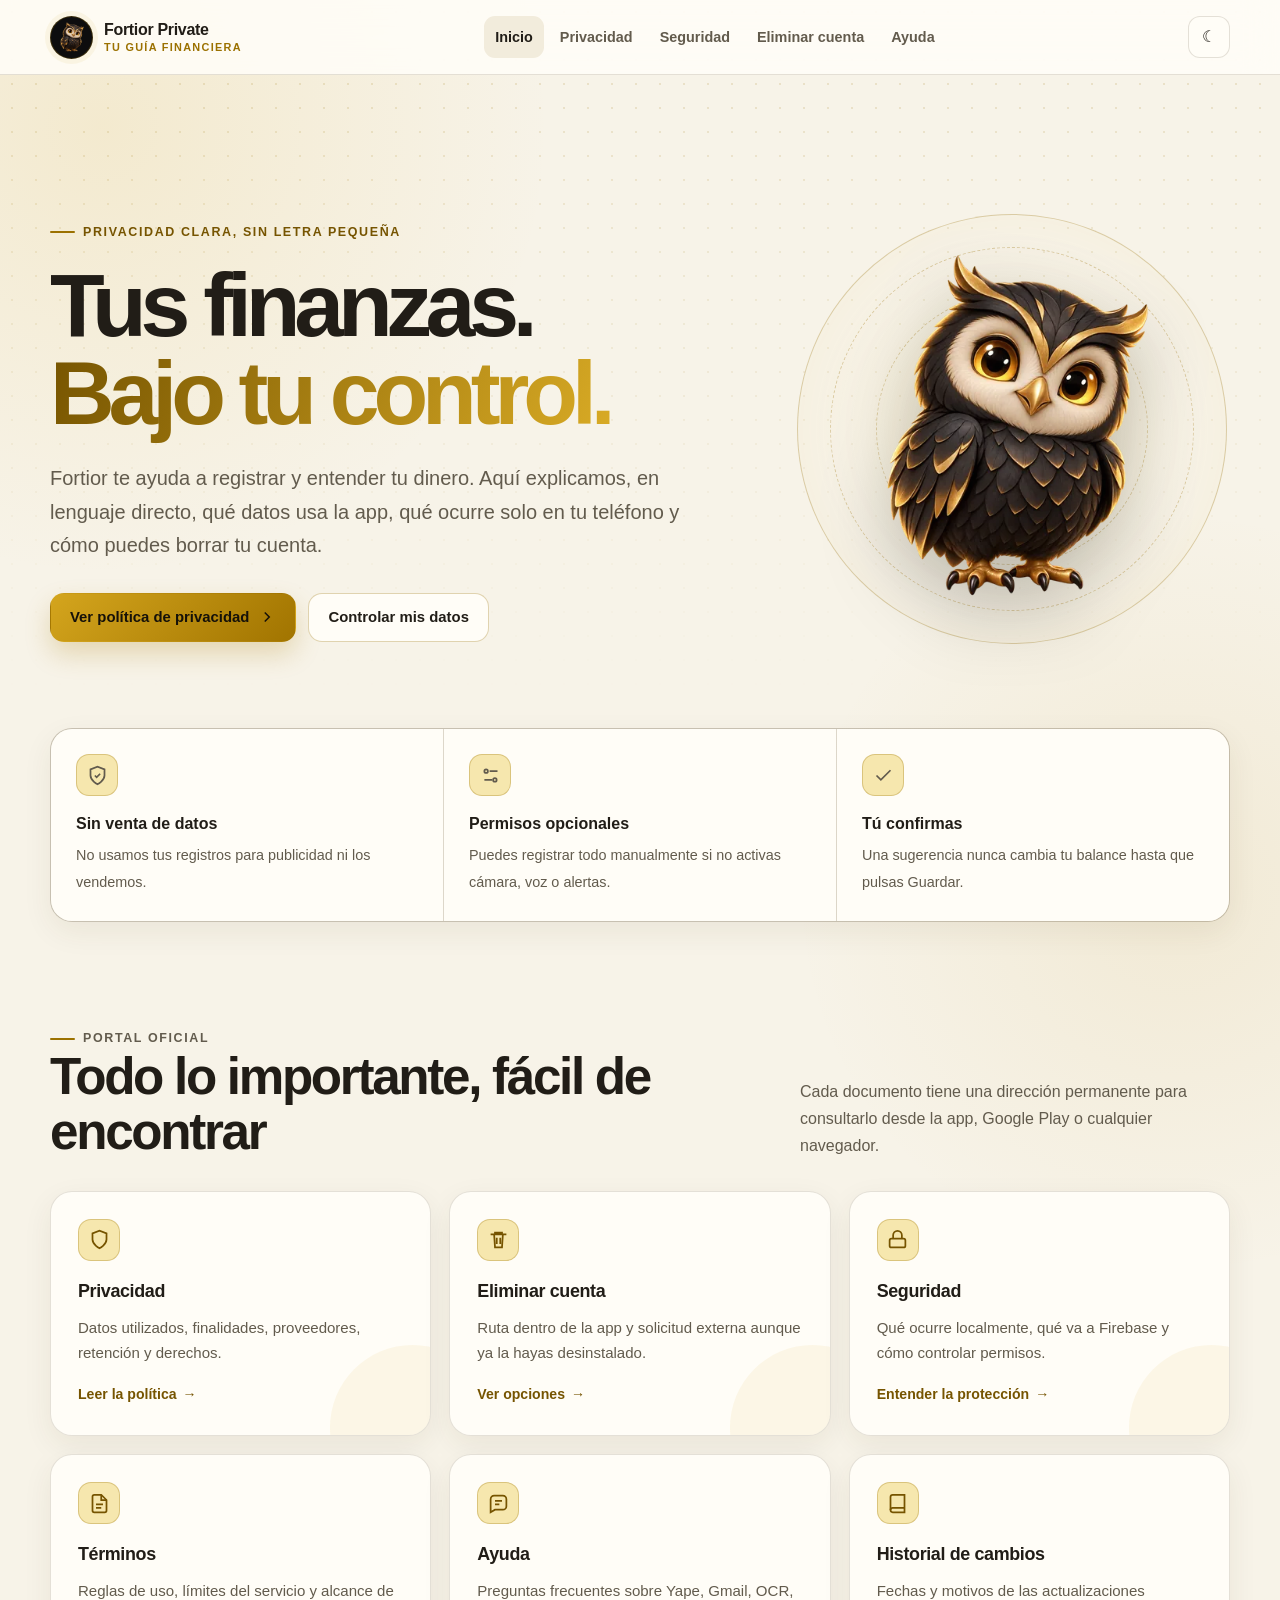
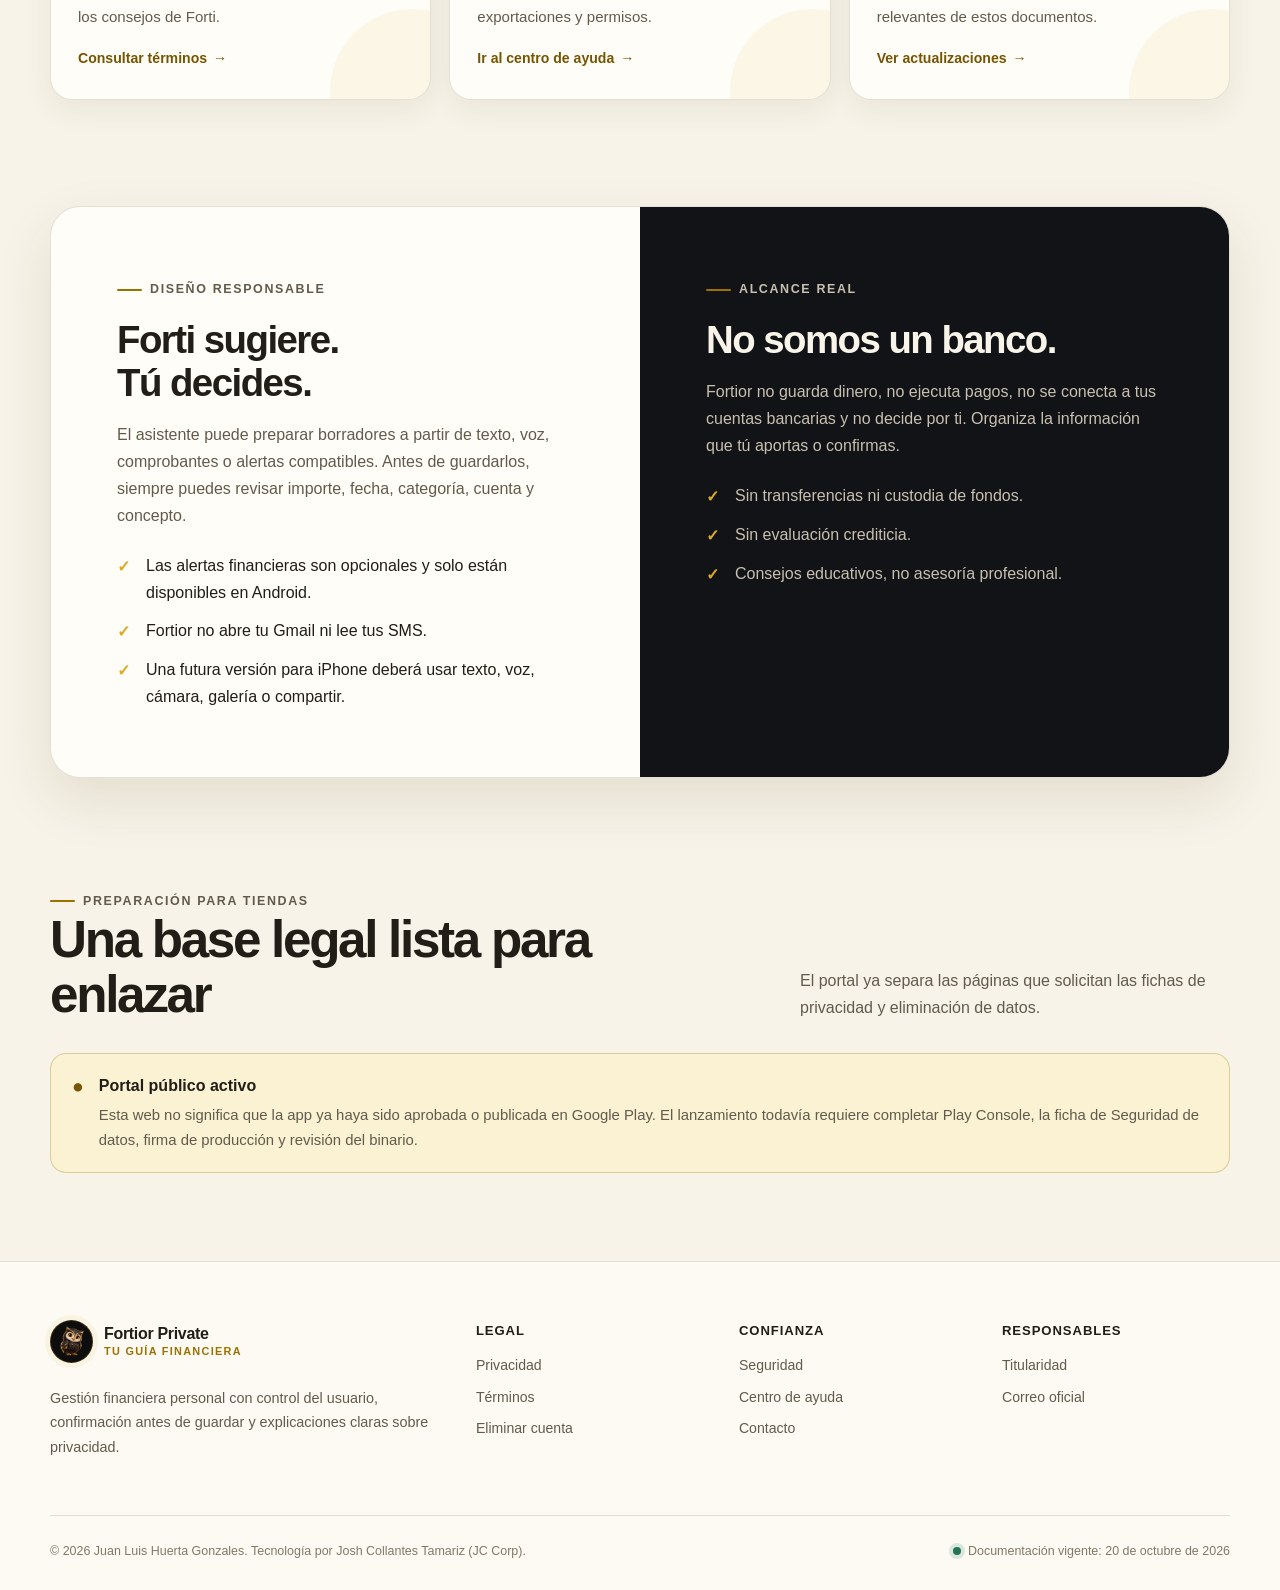
<file: index.html>
<!DOCTYPE html>
<html lang="es">
<head>
  <meta charset="utf-8">
  <meta name="viewport" content="width=device-width, initial-scale=1">
  <meta name="theme-color" content="#0b0c0f" media="(prefers-color-scheme: dark)">
  <meta name="theme-color" content="#f7f3e8" media="(prefers-color-scheme: light)">
  <meta name="description" content="Portal oficial de privacidad, seguridad, soporte y eliminación de cuenta de Fortior Private, tu gestor personal de ingresos y gastos.">
  <meta name="robots" content="index,follow,max-image-preview:large">
  <meta name="author" content="Juan Luis Huerta Gonzales; Josh Collantes Tamariz (JC Corp)">
  <meta property="og:type" content="website">
  <meta property="og:locale" content="es_PE">
  <meta property="og:title" content="Fortior Private | Privacidad y soporte">
  <meta property="og:description" content="Conoce cómo Fortior protege tus datos, qué procesa en el dispositivo y cómo controlar o eliminar tu cuenta.">
  <meta property="og:url" content="https://josh11282020-dotcom.github.io/fortior-legal/">
  <meta property="og:image" content="https://josh11282020-dotcom.github.io/fortior-legal/assets/forti-mascot.png">
  <meta name="twitter:card" content="summary_large_image">
  <meta name="twitter:title" content="Fortior Private | Privacidad y soporte">
  <meta name="twitter:description" content="Tus finanzas, bajo tu control. Privacidad, seguridad y eliminación de cuenta en lenguaje claro.">
  <meta name="twitter:image" content="https://josh11282020-dotcom.github.io/fortior-legal/assets/forti-mascot.png">
  <link rel="canonical" href="https://josh11282020-dotcom.github.io/fortior-legal/">
  <link rel="icon" type="image/png" href="assets/favicon-square.png">
  <link rel="stylesheet" href="styles.css">
  <script>
    (function(){try{var t=localStorage.getItem('fortior-legal-theme');document.documentElement.dataset.theme=t||(matchMedia('(prefers-color-scheme: dark)').matches?'dark':'light')}catch(e){document.documentElement.dataset.theme='dark'}})();
  </script>
  <title>Fortior Private | Privacidad, seguridad y soporte</title>
  <script type="application/ld+json">
  {
    "@context": "https://schema.org",
    "@type": "SoftwareApplication",
    "name": "Fortior Private",
    "applicationCategory": "FinanceApplication",
    "operatingSystem": "Android",
    "description": "Aplicación de finanzas personales para registrar y revisar ingresos, gastos, presupuestos y reportes.",
    "url": "https://josh11282020-dotcom.github.io/fortior-legal/",
    "publisher": {
      "@type": "Organization",
      "name": "Fortior Private",
      "email": "soporte.jccorp17@gmail.com"
    }
  }
  </script>
</head>
<body>
  <a class="skip-link" href="#contenido">Saltar al contenido</a>
  <header class="site-header">
    <div class="nav-shell">
      <a class="brand" href="index.html" aria-label="Fortior Private, inicio">
        <img src="assets/favicon-square.png" alt="" width="43" height="43">
        <span class="brand-copy">Fortior Private<small>Tu guía financiera</small></span>
      </a>
      <nav class="nav-links" id="site-navigation" data-nav aria-label="Navegación principal">
        <a href="index.html" aria-current="page">Inicio</a>
        <a href="privacy.html">Privacidad</a>
        <a href="security.html">Seguridad</a>
        <a href="delete-account.html">Eliminar cuenta</a>
        <a href="support.html">Ayuda</a>
      </nav>
      <div class="nav-actions">
        <button class="icon-button" type="button" data-theme-toggle aria-label="Cambiar tema"><span data-theme-icon aria-hidden="true">☾</span></button>
        <button class="icon-button menu-button" type="button" data-menu-toggle aria-expanded="false" aria-controls="site-navigation" aria-label="Abrir menú">
          <svg aria-hidden="true" viewBox="0 0 24 24" fill="none" stroke="currentColor" stroke-width="2" stroke-linecap="round"><path d="M4 7h16M4 12h16M4 17h16"/></svg>
        </button>
      </div>
    </div>
  </header>

  <main id="contenido">
    <div class="page-shell">
      <section class="hero" aria-labelledby="hero-title">
        <div class="hero-copy">
          <p class="eyebrow">Privacidad clara, sin letra pequeña</p>
          <h1 id="hero-title">Tus finanzas.<br><span class="accent-text">Bajo tu control.</span></h1>
          <p class="hero-lead">Fortior te ayuda a registrar y entender tu dinero. Aquí explicamos, en lenguaje directo, qué datos usa la app, qué ocurre solo en tu teléfono y cómo puedes borrar tu cuenta.</p>
          <div class="button-row">
            <a class="button button-primary" href="privacy.html">Ver política de privacidad <svg aria-hidden="true" viewBox="0 0 24 24" fill="none" stroke="currentColor" stroke-width="2"><path d="m9 18 6-6-6-6"/></svg></a>
            <a class="button button-secondary" href="delete-account.html">Controlar mis datos</a>
          </div>
        </div>
        <div class="hero-art">
          <div class="hero-orbit" aria-hidden="true"></div>
          <div class="mascot-stack">
            <img src="assets/forti-mascot.webp" srcset="assets/forti-mascot.webp 480w, assets/forti-mascot-720.webp 720w" sizes="(max-width: 760px) calc(100vw - 24px), 390px" width="480" height="462" alt="Forti, un búho dorado y negro" fetchpriority="high" decoding="async">
            <img class="mascot-blink" src="assets/forti-mascot-blink.webp" srcset="assets/forti-mascot-blink.webp 480w, assets/forti-mascot-blink-720.webp 720w" sizes="(max-width: 760px) calc(100vw - 24px), 390px" width="480" height="462" alt="" aria-hidden="true" decoding="async">
          </div>
        </div>
      </section>

      <section class="trust-strip" aria-label="Principios de privacidad">
        <article class="trust-item">
          <span class="trust-icon" aria-hidden="true"><svg viewBox="0 0 24 24" fill="none" stroke="currentColor" stroke-width="2"><path d="M12 22s8-4 8-10V5l-8-3-8 3v7c0 6 8 10 8 10Z"/><path d="m9 12 2 2 4-4"/></svg></span>
          <strong>Sin venta de datos</strong><span>No usamos tus registros para publicidad ni los vendemos.</span>
        </article>
        <article class="trust-item">
          <span class="trust-icon" aria-hidden="true"><svg viewBox="0 0 24 24" fill="none" stroke="currentColor" stroke-width="2"><path d="M20 7h-9M14 17H5"/><circle cx="7" cy="7" r="2"/><circle cx="17" cy="17" r="2"/></svg></span>
          <strong>Permisos opcionales</strong><span>Puedes registrar todo manualmente si no activas cámara, voz o alertas.</span>
        </article>
        <article class="trust-item">
          <span class="trust-icon" aria-hidden="true"><svg viewBox="0 0 24 24" fill="none" stroke="currentColor" stroke-width="2"><path d="M20 6 9 17l-5-5"/></svg></span>
          <strong>Tú confirmas</strong><span>Una sugerencia nunca cambia tu balance hasta que pulsas Guardar.</span>
        </article>
      </section>

      <section class="section" aria-labelledby="portal-title">
        <div class="section-heading">
          <div><p class="eyebrow">Portal oficial</p><h2 id="portal-title">Todo lo importante, fácil de encontrar</h2></div>
          <p>Cada documento tiene una dirección permanente para consultarlo desde la app, Google Play o cualquier navegador.</p>
        </div>
        <div class="card-grid">
          <article class="card"><span class="card-icon" aria-hidden="true"><svg viewBox="0 0 24 24" fill="none" stroke="currentColor" stroke-width="2"><path d="M12 22s8-4 8-10V5l-8-3-8 3v7c0 6 8 10 8 10Z"/></svg></span><h3>Privacidad</h3><p>Datos utilizados, finalidades, proveedores, retención y derechos.</p><a class="card-link" href="privacy.html">Leer la política <span aria-hidden="true">→</span></a></article>
          <article class="card"><span class="card-icon" aria-hidden="true"><svg viewBox="0 0 24 24" fill="none" stroke="currentColor" stroke-width="2"><path d="M3 6h18M8 6V4h8v2m-9 0 1 15h8l1-15M10 10v7m4-7v7"/></svg></span><h3>Eliminar cuenta</h3><p>Ruta dentro de la app y solicitud externa aunque ya la hayas desinstalado.</p><a class="card-link" href="delete-account.html">Ver opciones <span aria-hidden="true">→</span></a></article>
          <article class="card"><span class="card-icon" aria-hidden="true"><svg viewBox="0 0 24 24" fill="none" stroke="currentColor" stroke-width="2"><rect x="3" y="11" width="18" height="10" rx="2"/><path d="M7 11V7a5 5 0 0 1 10 0v4"/></svg></span><h3>Seguridad</h3><p>Qué ocurre localmente, qué va a Firebase y cómo controlar permisos.</p><a class="card-link" href="security.html">Entender la protección <span aria-hidden="true">→</span></a></article>
          <article class="card"><span class="card-icon" aria-hidden="true"><svg viewBox="0 0 24 24" fill="none" stroke="currentColor" stroke-width="2"><path d="M14 2H6a2 2 0 0 0-2 2v16a2 2 0 0 0 2 2h12a2 2 0 0 0 2-2V8Z"/><path d="M14 2v6h6M8 13h8M8 17h6"/></svg></span><h3>Términos</h3><p>Reglas de uso, límites del servicio y alcance de los consejos de Forti.</p><a class="card-link" href="terms.html">Consultar términos <span aria-hidden="true">→</span></a></article>
          <article class="card"><span class="card-icon" aria-hidden="true"><svg viewBox="0 0 24 24" fill="none" stroke="currentColor" stroke-width="2"><path d="M21 15a4 4 0 0 1-4 4H8l-5 3V7a4 4 0 0 1 4-4h10a4 4 0 0 1 4 4Z"/><path d="M8 9h8M8 13h5"/></svg></span><h3>Ayuda</h3><p>Preguntas frecuentes sobre Yape, Gmail, OCR, exportaciones y permisos.</p><a class="card-link" href="support.html">Ir al centro de ayuda <span aria-hidden="true">→</span></a></article>
          <article class="card"><span class="card-icon" aria-hidden="true"><svg viewBox="0 0 24 24" fill="none" stroke="currentColor" stroke-width="2"><path d="M4 19.5A2.5 2.5 0 0 1 6.5 17H20"/><path d="M6.5 2H20v20H6.5A2.5 2.5 0 0 1 4 19.5v-15A2.5 2.5 0 0 1 6.5 2Z"/></svg></span><h3>Historial de cambios</h3><p>Fechas y motivos de las actualizaciones relevantes de estos documentos.</p><a class="card-link" href="privacy.html#cambios">Ver actualizaciones <span aria-hidden="true">→</span></a></article>
        </div>
      </section>

      <section class="section" aria-labelledby="control-title">
        <div class="split-panel">
          <div class="split-copy">
            <p class="eyebrow">Diseño responsable</p><h2 id="control-title">Forti sugiere.<br>Tú decides.</h2>
            <p>El asistente puede preparar borradores a partir de texto, voz, comprobantes o alertas compatibles. Antes de guardarlos, siempre puedes revisar importe, fecha, categoría, cuenta y concepto.</p>
            <ul class="check-list"><li>Las alertas financieras son opcionales y solo están disponibles en Android.</li><li>Fortior no abre tu Gmail ni lee tus SMS.</li><li>Una futura versión para iPhone deberá usar texto, voz, cámara, galería o compartir.</li></ul>
          </div>
          <div class="split-copy split-copy-contrast">
            <p class="eyebrow">Alcance real</p><h2>No somos un banco.</h2>
            <p>Fortior no guarda dinero, no ejecuta pagos, no se conecta a tus cuentas bancarias y no decide por ti. Organiza la información que tú aportas o confirmas.</p>
            <ul class="check-list"><li>Sin transferencias ni custodia de fondos.</li><li>Sin evaluación crediticia.</li><li>Consejos educativos, no asesoría profesional.</li></ul>
          </div>
        </div>
      </section>

      <section class="section" aria-labelledby="play-title">
        <div class="section-heading"><div><p class="eyebrow">Preparación para tiendas</p><h2 id="play-title">Una base legal lista para enlazar</h2></div><p>El portal ya separa las páginas que solicitan las fichas de privacidad y eliminación de datos.</p></div>
        <div class="notice"><span class="notice-icon" aria-hidden="true">●</span><div><strong>Portal público activo</strong><p>Esta web no significa que la app ya haya sido aprobada o publicada en Google Play. El lanzamiento todavía requiere completar Play Console, la ficha de Seguridad de datos, firma de producción y revisión del binario.</p></div></div>
      </section>
    </div>
  </main>

  <footer class="site-footer">
    <div class="page-shell">
      <div class="footer-grid">
        <div class="footer-brand"><a class="brand" href="index.html"><img src="assets/favicon-square.png" alt="" width="43" height="43"><span class="brand-copy">Fortior Private<small>Tu guía financiera</small></span></a><p>Gestión financiera personal con control del usuario, confirmación antes de guardar y explicaciones claras sobre privacidad.</p></div>
        <div class="footer-column"><strong>Legal</strong><a href="privacy.html">Privacidad</a><a href="terms.html">Términos</a><a href="delete-account.html">Eliminar cuenta</a></div>
        <div class="footer-column"><strong>Confianza</strong><a href="security.html">Seguridad</a><a href="support.html">Centro de ayuda</a><a href="support.html#contacto">Contacto</a></div>
        <div class="footer-column"><strong>Responsables</strong><a href="privacy.html#responsable">Titularidad</a><a href="mailto:soporte.jccorp17@gmail.com">Correo oficial</a></div>
      </div>
      <div class="footer-bottom"><p>© <span data-current-year>2026</span> Juan Luis Huerta Gonzales. Tecnología por Josh Collantes Tamariz (JC Corp).</p><p><span class="status-dot" aria-hidden="true"></span>Documentación vigente: 20 de octubre de 2026</p></div>
    </div>
  </footer>
  <script src="script.js" defer></script>
</body>
</html>
</file>
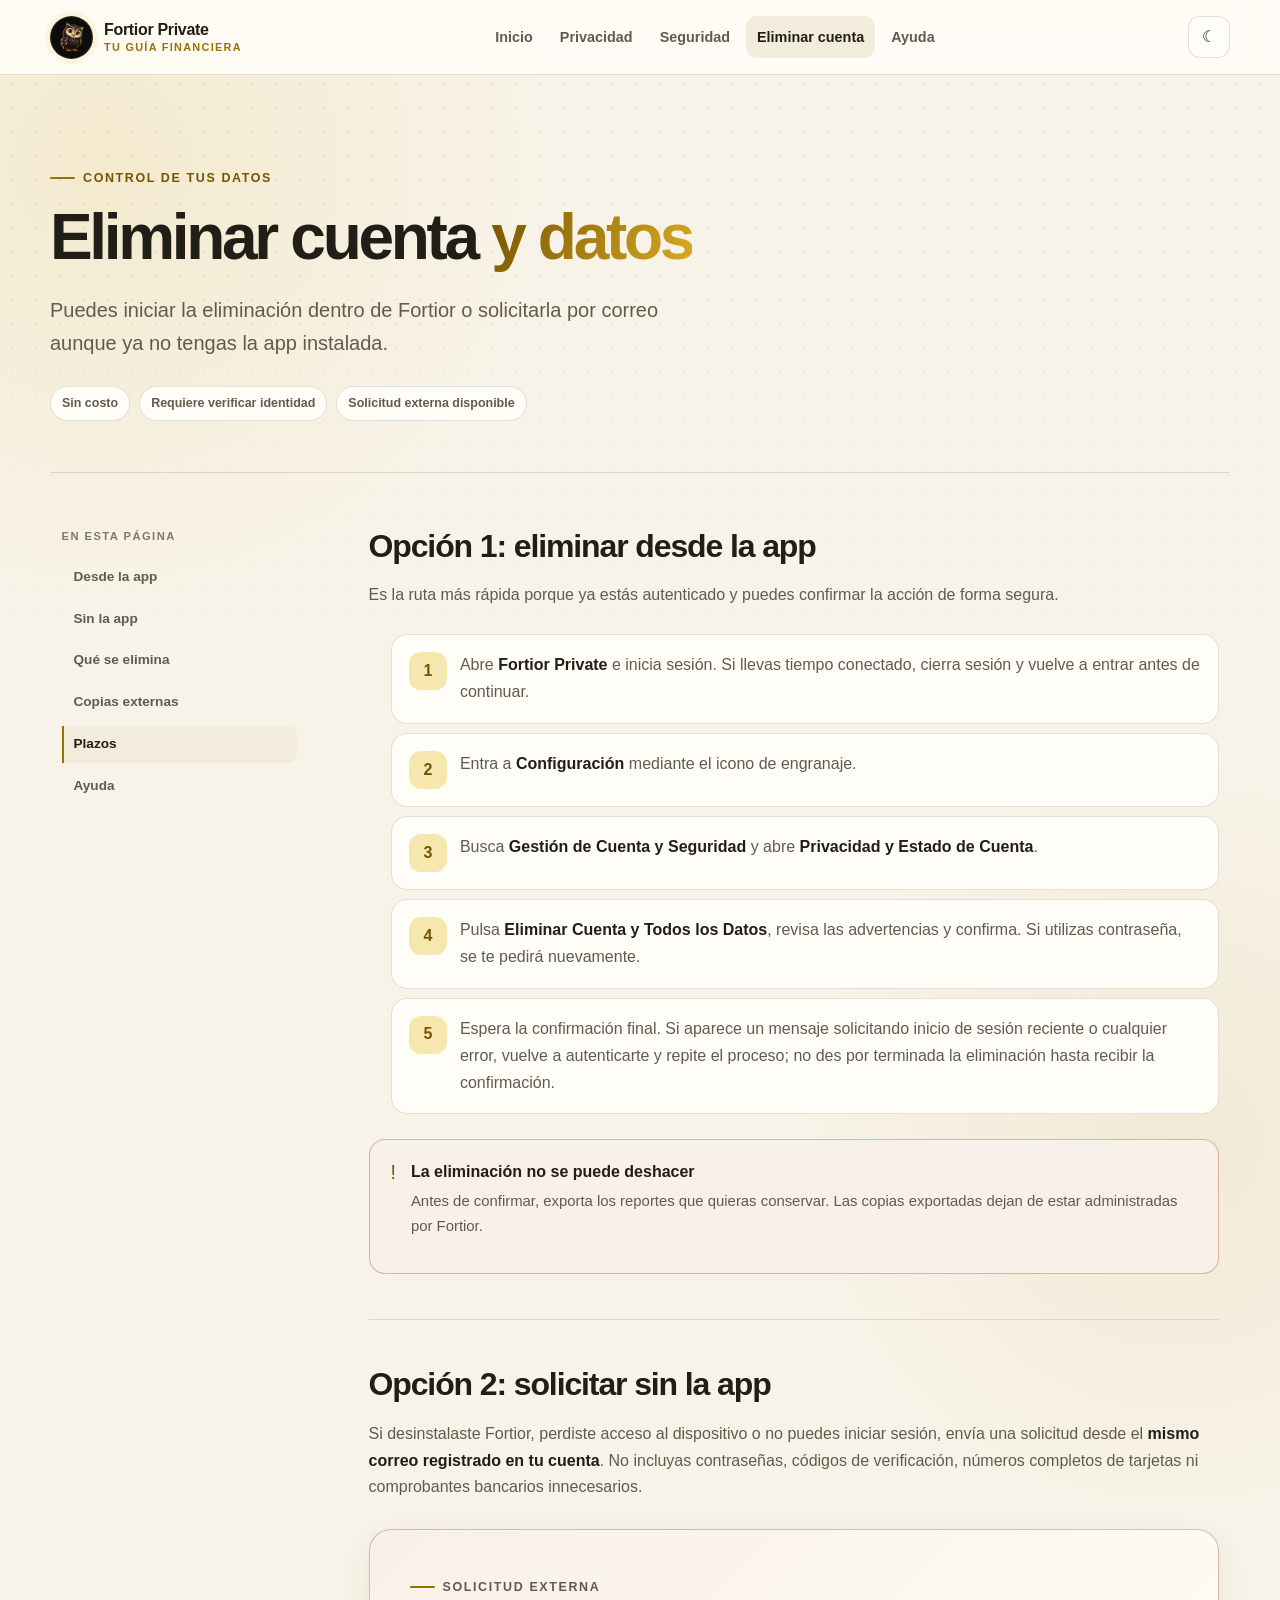
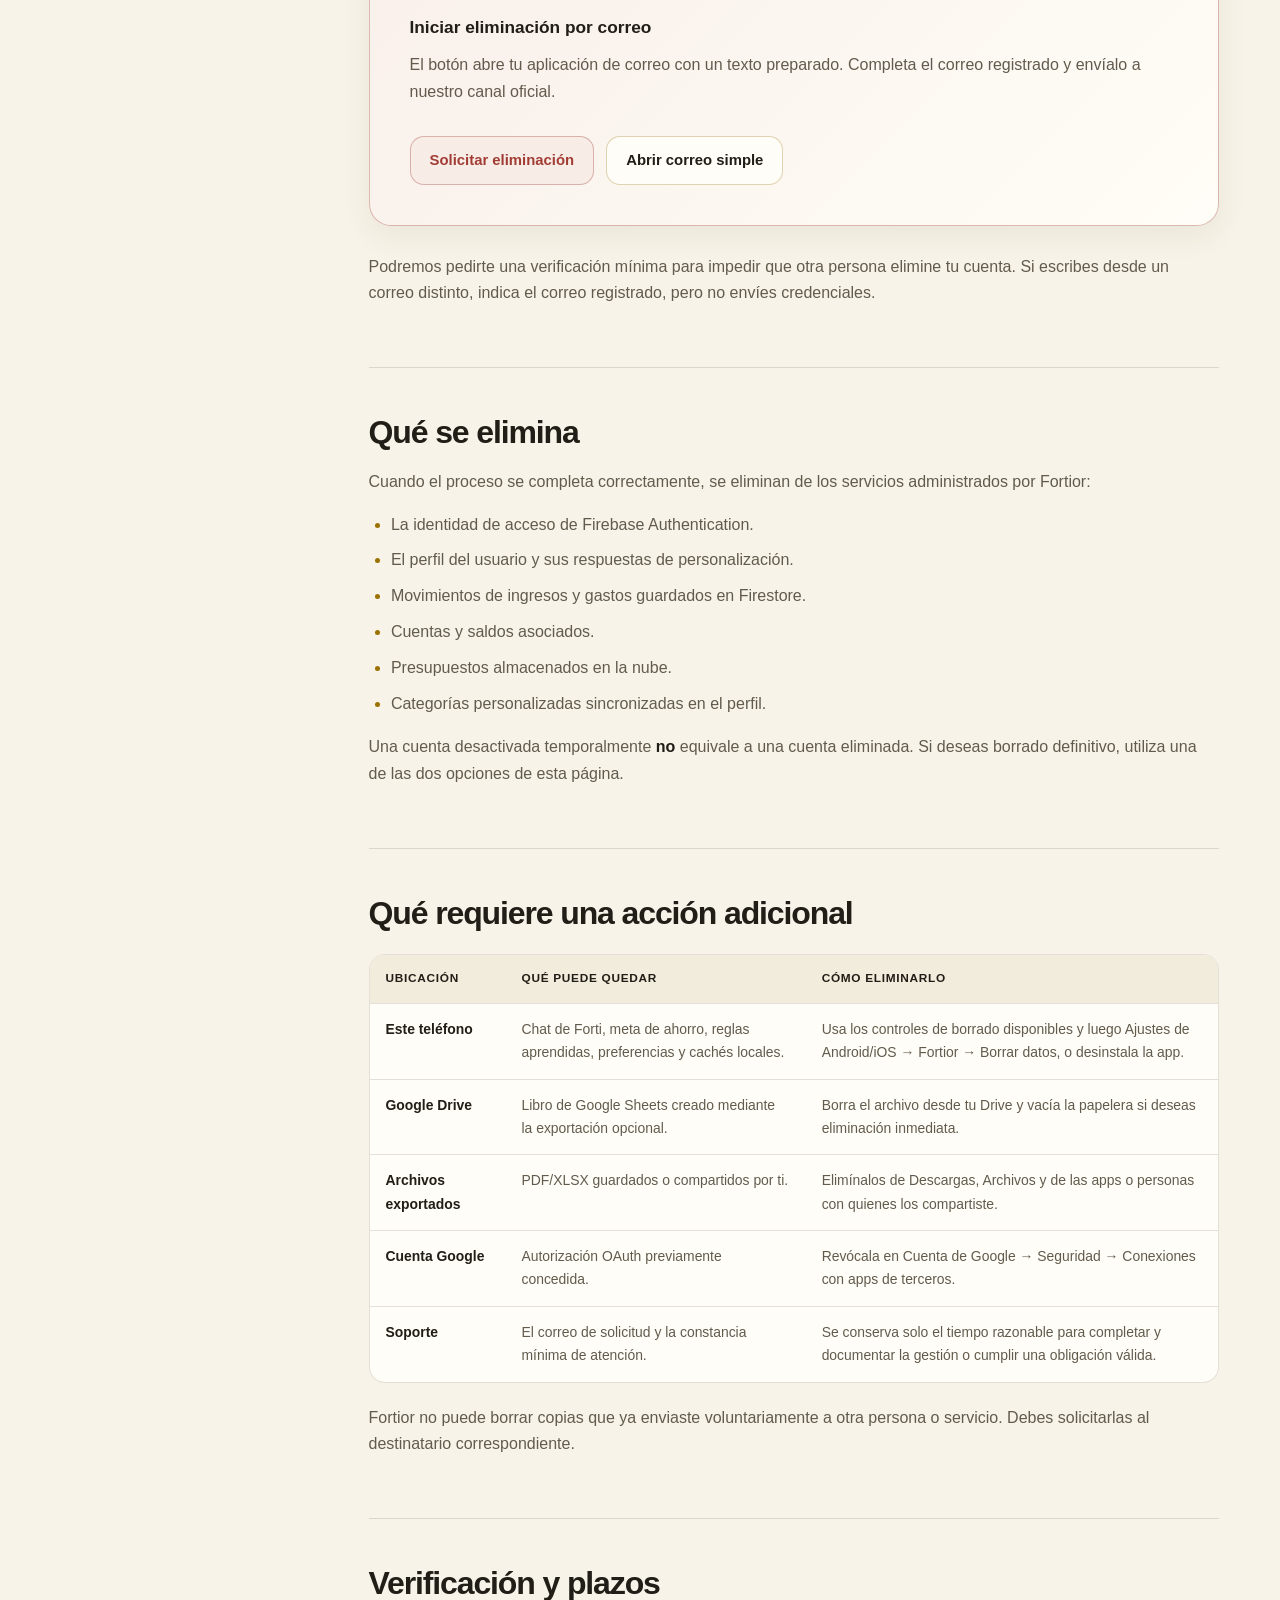
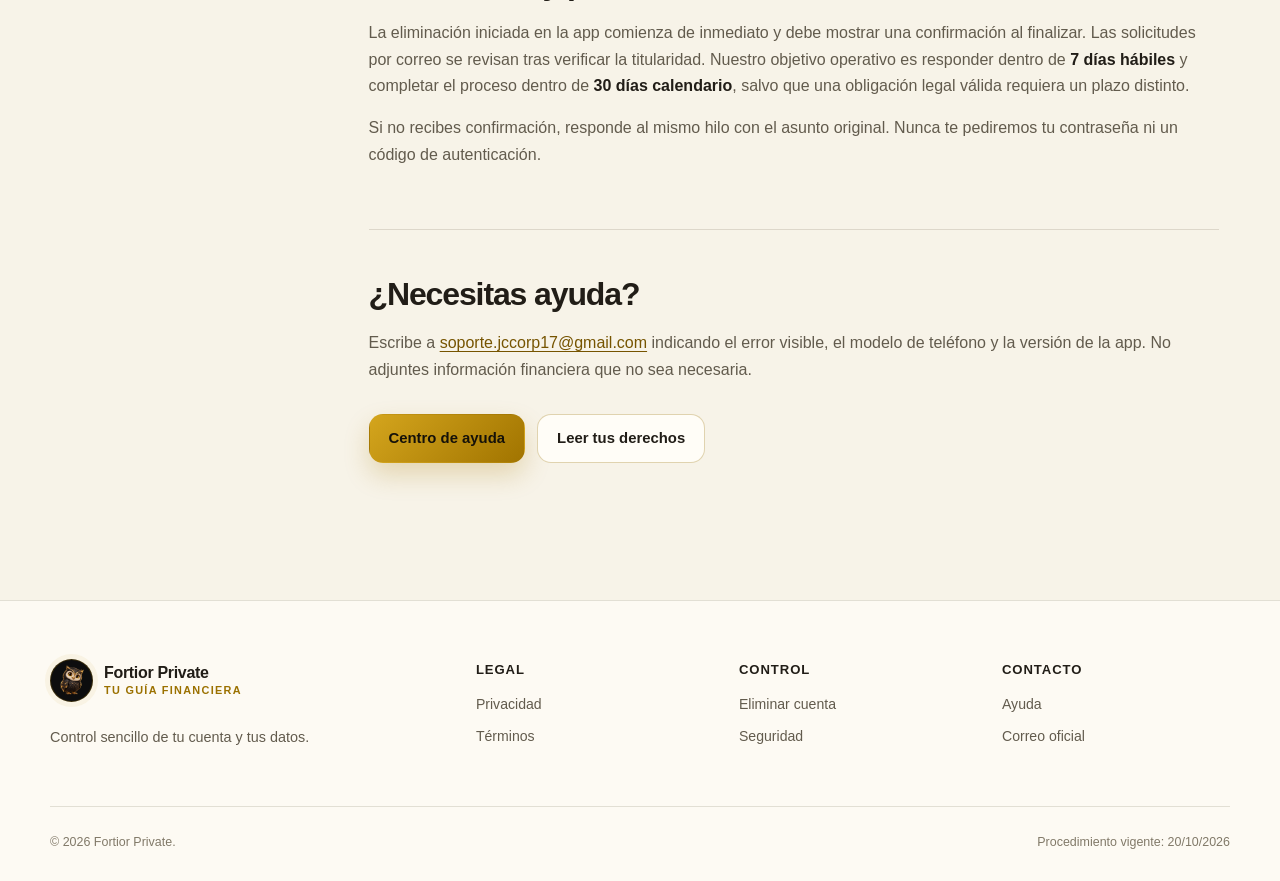
<file: delete-account.html>
<!DOCTYPE html>
<html lang="es">
<head>
  <meta charset="utf-8">
  <meta name="viewport" content="width=device-width, initial-scale=1">
  <meta name="theme-color" content="#0b0c0f" media="(prefers-color-scheme: dark)">
  <meta name="theme-color" content="#f7f3e8" media="(prefers-color-scheme: light)">
  <meta name="description" content="Solicita la eliminación de tu cuenta Fortior Private y conoce qué datos se borran, cuáles controlas tú y los pasos necesarios.">
  <meta name="robots" content="index,follow">
  <link rel="canonical" href="https://josh11282020-dotcom.github.io/fortior-legal/delete-account.html">
  <link rel="icon" type="image/png" href="assets/favicon-square.png">
  <link rel="stylesheet" href="styles.css">
  <script>(function(){try{var t=localStorage.getItem('fortior-legal-theme');document.documentElement.dataset.theme=t||(matchMedia('(prefers-color-scheme: dark)').matches?'dark':'light')}catch(e){document.documentElement.dataset.theme='dark'}})();</script>
  <title>Eliminar cuenta y datos | Fortior Private</title>
</head>
<body>
  <a class="skip-link" href="#contenido">Saltar al contenido</a>
  <header class="site-header"><div class="nav-shell"><a class="brand" href="index.html" aria-label="Fortior Private, inicio"><img src="assets/favicon-square.png" alt="" width="43" height="43"><span class="brand-copy">Fortior Private<small>Tu guía financiera</small></span></a><nav class="nav-links" id="site-navigation" data-nav aria-label="Navegación principal"><a href="index.html">Inicio</a><a href="privacy.html">Privacidad</a><a href="security.html">Seguridad</a><a href="delete-account.html" aria-current="page">Eliminar cuenta</a><a href="support.html">Ayuda</a></nav><div class="nav-actions"><button class="icon-button" type="button" data-theme-toggle aria-label="Cambiar tema"><span data-theme-icon aria-hidden="true">☾</span></button><button class="icon-button menu-button" type="button" data-menu-toggle aria-expanded="false" aria-controls="site-navigation" aria-label="Abrir menú"><svg aria-hidden="true" viewBox="0 0 24 24" fill="none" stroke="currentColor" stroke-width="2"><path d="M4 7h16M4 12h16M4 17h16"/></svg></button></div></div></header>

  <main id="contenido">
    <div class="page-shell">
      <header class="page-hero">
        <p class="eyebrow">Control de tus datos</p>
        <h1>Eliminar cuenta <span class="accent-text">y datos</span></h1>
        <p class="page-lead">Puedes iniciar la eliminación dentro de Fortior o solicitarla por correo aunque ya no tengas la app instalada.</p>
        <div class="meta-row"><span class="meta-chip">Sin costo</span><span class="meta-chip">Requiere verificar identidad</span><span class="meta-chip">Solicitud externa disponible</span></div>
      </header>

      <div class="legal-layout">
        <nav class="toc" aria-label="Índice"><strong>En esta página</strong><a href="#app">Desde la app</a><a href="#web">Sin la app</a><a href="#alcance">Qué se elimina</a><a href="#copias">Copias externas</a><a href="#plazos">Plazos</a><a href="#ayuda">Ayuda</a></nav>
        <article class="legal-content">
          <section class="legal-section" id="app">
            <h2>Opción 1: eliminar desde la app</h2>
            <p>Es la ruta más rápida porque ya estás autenticado y puedes confirmar la acción de forma segura.</p>
            <ol class="step-list">
              <li><span>Abre <strong>Fortior Private</strong> e inicia sesión. Si llevas tiempo conectado, cierra sesión y vuelve a entrar antes de continuar.</span></li>
              <li><span>Entra a <strong>Configuración</strong> mediante el icono de engranaje.</span></li>
              <li><span>Busca <strong>Gestión de Cuenta y Seguridad</strong> y abre <strong>Privacidad y Estado de Cuenta</strong>.</span></li>
              <li><span>Pulsa <strong>Eliminar Cuenta y Todos los Datos</strong>, revisa las advertencias y confirma. Si utilizas contraseña, se te pedirá nuevamente.</span></li>
              <li><span>Espera la confirmación final. Si aparece un mensaje solicitando inicio de sesión reciente o cualquier error, vuelve a autenticarte y repite el proceso; no des por terminada la eliminación hasta recibir la confirmación.</span></li>
            </ol>
            <div class="notice notice-danger"><span class="notice-icon" aria-hidden="true">!</span><div><strong>La eliminación no se puede deshacer</strong><p>Antes de confirmar, exporta los reportes que quieras conservar. Las copias exportadas dejan de estar administradas por Fortior.</p></div></div>
          </section>

          <section class="legal-section" id="web">
            <h2>Opción 2: solicitar sin la app</h2>
            <p>Si desinstalaste Fortior, perdiste acceso al dispositivo o no puedes iniciar sesión, envía una solicitud desde el <strong>mismo correo registrado en tu cuenta</strong>. No incluyas contraseñas, códigos de verificación, números completos de tarjetas ni comprobantes bancarios innecesarios.</p>
            <div class="deletion-cta">
              <p class="eyebrow">Solicitud externa</p>
              <h3>Iniciar eliminación por correo</h3>
              <p>El botón abre tu aplicación de correo con un texto preparado. Completa el correo registrado y envíalo a nuestro canal oficial.</p>
              <div class="button-row">
                <a class="button button-danger" href="mailto:soporte.jccorp17@gmail.com?subject=Solicitud%20de%20eliminaci%C3%B3n%20de%20cuenta%20-%20Fortior%20Private&amp;body=Solicito%20la%20eliminaci%C3%B3n%20de%20mi%20cuenta%20Fortior%20Private%20y%20sus%20datos%20asociados.%0A%0ACorreo%20registrado%3A%20%5Bcompletar%5D%0A%0AConfirmo%20que%20comprendo%20que%20esta%20acci%C3%B3n%20es%20irreversible.%0A%0ANo%20incluyo%20mi%20contrase%C3%B1a%20ni%20c%C3%B3digos%20de%20seguridad.">Solicitar eliminación</a>
                <a class="button button-secondary" href="mailto:soporte.jccorp17@gmail.com">Abrir correo simple</a>
              </div>
            </div>
            <p>Podremos pedirte una verificación mínima para impedir que otra persona elimine tu cuenta. Si escribes desde un correo distinto, indica el correo registrado, pero no envíes credenciales.</p>
          </section>

          <section class="legal-section" id="alcance">
            <h2>Qué se elimina</h2>
            <p>Cuando el proceso se completa correctamente, se eliminan de los servicios administrados por Fortior:</p>
            <ul>
              <li>La identidad de acceso de Firebase Authentication.</li>
              <li>El perfil del usuario y sus respuestas de personalización.</li>
              <li>Movimientos de ingresos y gastos guardados en Firestore.</li>
              <li>Cuentas y saldos asociados.</li>
              <li>Presupuestos almacenados en la nube.</li>
              <li>Categorías personalizadas sincronizadas en el perfil.</li>
            </ul>
            <p>Una cuenta desactivada temporalmente <strong>no</strong> equivale a una cuenta eliminada. Si deseas borrado definitivo, utiliza una de las dos opciones de esta página.</p>
          </section>

          <section class="legal-section" id="copias">
            <h2>Qué requiere una acción adicional</h2>
            <div class="data-table-wrap" tabindex="0">
              <table class="data-table"><thead><tr><th>Ubicación</th><th>Qué puede quedar</th><th>Cómo eliminarlo</th></tr></thead><tbody>
                <tr><td><strong>Este teléfono</strong></td><td>Chat de Forti, meta de ahorro, reglas aprendidas, preferencias y cachés locales.</td><td>Usa los controles de borrado disponibles y luego Ajustes de Android/iOS → Fortior → Borrar datos, o desinstala la app.</td></tr>
                <tr><td><strong>Google Drive</strong></td><td>Libro de Google Sheets creado mediante la exportación opcional.</td><td>Borra el archivo desde tu Drive y vacía la papelera si deseas eliminación inmediata.</td></tr>
                <tr><td><strong>Archivos exportados</strong></td><td>PDF/XLSX guardados o compartidos por ti.</td><td>Elimínalos de Descargas, Archivos y de las apps o personas con quienes los compartiste.</td></tr>
                <tr><td><strong>Cuenta Google</strong></td><td>Autorización OAuth previamente concedida.</td><td>Revócala en Cuenta de Google → Seguridad → Conexiones con apps de terceros.</td></tr>
                <tr><td><strong>Soporte</strong></td><td>El correo de solicitud y la constancia mínima de atención.</td><td>Se conserva solo el tiempo razonable para completar y documentar la gestión o cumplir una obligación válida.</td></tr>
              </tbody></table>
            </div>
            <p>Fortior no puede borrar copias que ya enviaste voluntariamente a otra persona o servicio. Debes solicitarlas al destinatario correspondiente.</p>
          </section>

          <section class="legal-section" id="plazos">
            <h2>Verificación y plazos</h2>
            <p>La eliminación iniciada en la app comienza de inmediato y debe mostrar una confirmación al finalizar. Las solicitudes por correo se revisan tras verificar la titularidad. Nuestro objetivo operativo es responder dentro de <strong>7 días hábiles</strong> y completar el proceso dentro de <strong>30 días calendario</strong>, salvo que una obligación legal válida requiera un plazo distinto.</p>
            <p>Si no recibes confirmación, responde al mismo hilo con el asunto original. Nunca te pediremos tu contraseña ni un código de autenticación.</p>
          </section>

          <section class="legal-section" id="ayuda">
            <h2>¿Necesitas ayuda?</h2>
            <p>Escribe a <a href="mailto:soporte.jccorp17@gmail.com?subject=Ayuda%20con%20eliminaci%C3%B3n%20-%20Fortior%20Private">soporte.jccorp17@gmail.com</a> indicando el error visible, el modelo de teléfono y la versión de la app. No adjuntes información financiera que no sea necesaria.</p>
            <div class="button-row"><a class="button button-primary" href="support.html">Centro de ayuda</a><a class="button button-secondary" href="privacy.html#derechos">Leer tus derechos</a></div>
          </section>
        </article>
      </div>
    </div>
  </main>

  <footer class="site-footer"><div class="page-shell"><div class="footer-grid"><div class="footer-brand"><a class="brand" href="index.html"><img src="assets/favicon-square.png" alt="" width="43" height="43"><span class="brand-copy">Fortior Private<small>Tu guía financiera</small></span></a><p>Control sencillo de tu cuenta y tus datos.</p></div><div class="footer-column"><strong>Legal</strong><a href="privacy.html">Privacidad</a><a href="terms.html">Términos</a></div><div class="footer-column"><strong>Control</strong><a href="delete-account.html">Eliminar cuenta</a><a href="security.html">Seguridad</a></div><div class="footer-column"><strong>Contacto</strong><a href="support.html">Ayuda</a><a href="mailto:soporte.jccorp17@gmail.com">Correo oficial</a></div></div><div class="footer-bottom"><p>© <span data-current-year>2026</span> Fortior Private.</p><p>Procedimiento vigente: 20/10/2026</p></div></div></footer>
  <script src="script.js" defer></script>
</body>
</html>
</file>
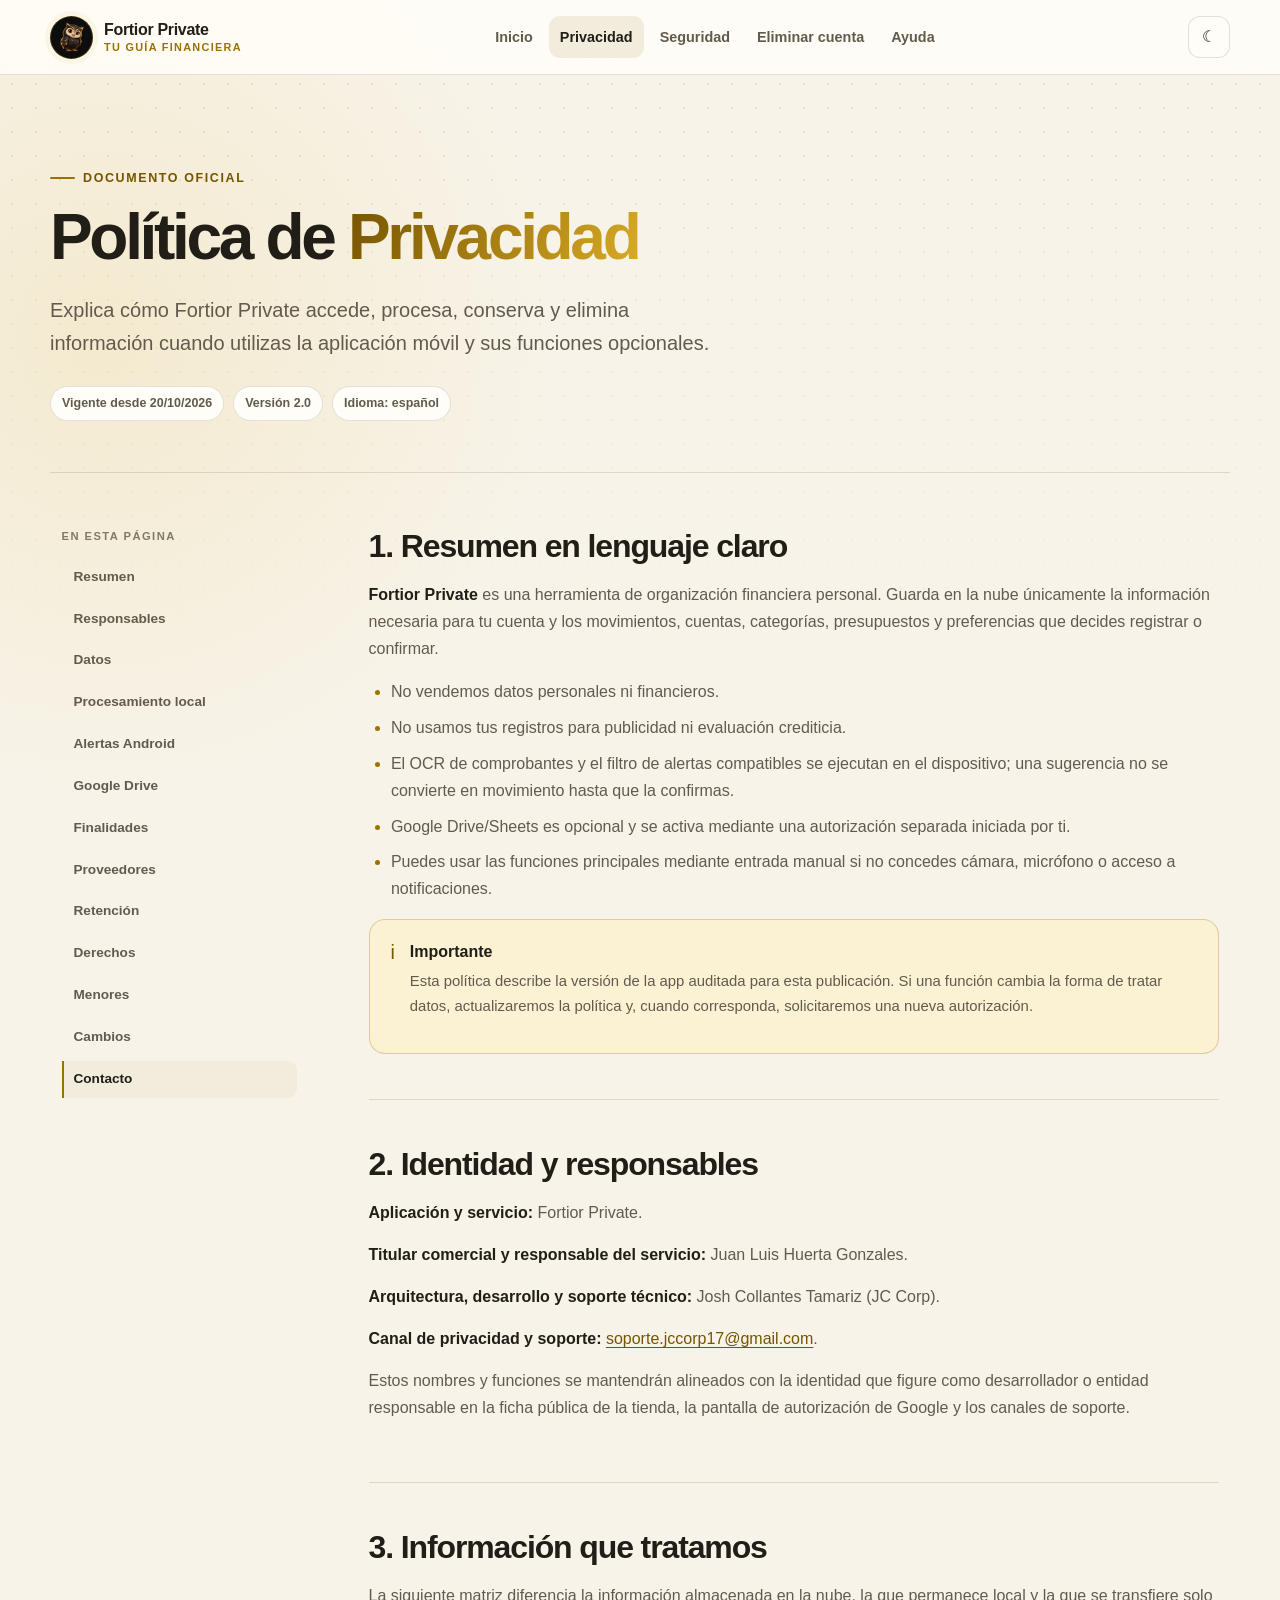
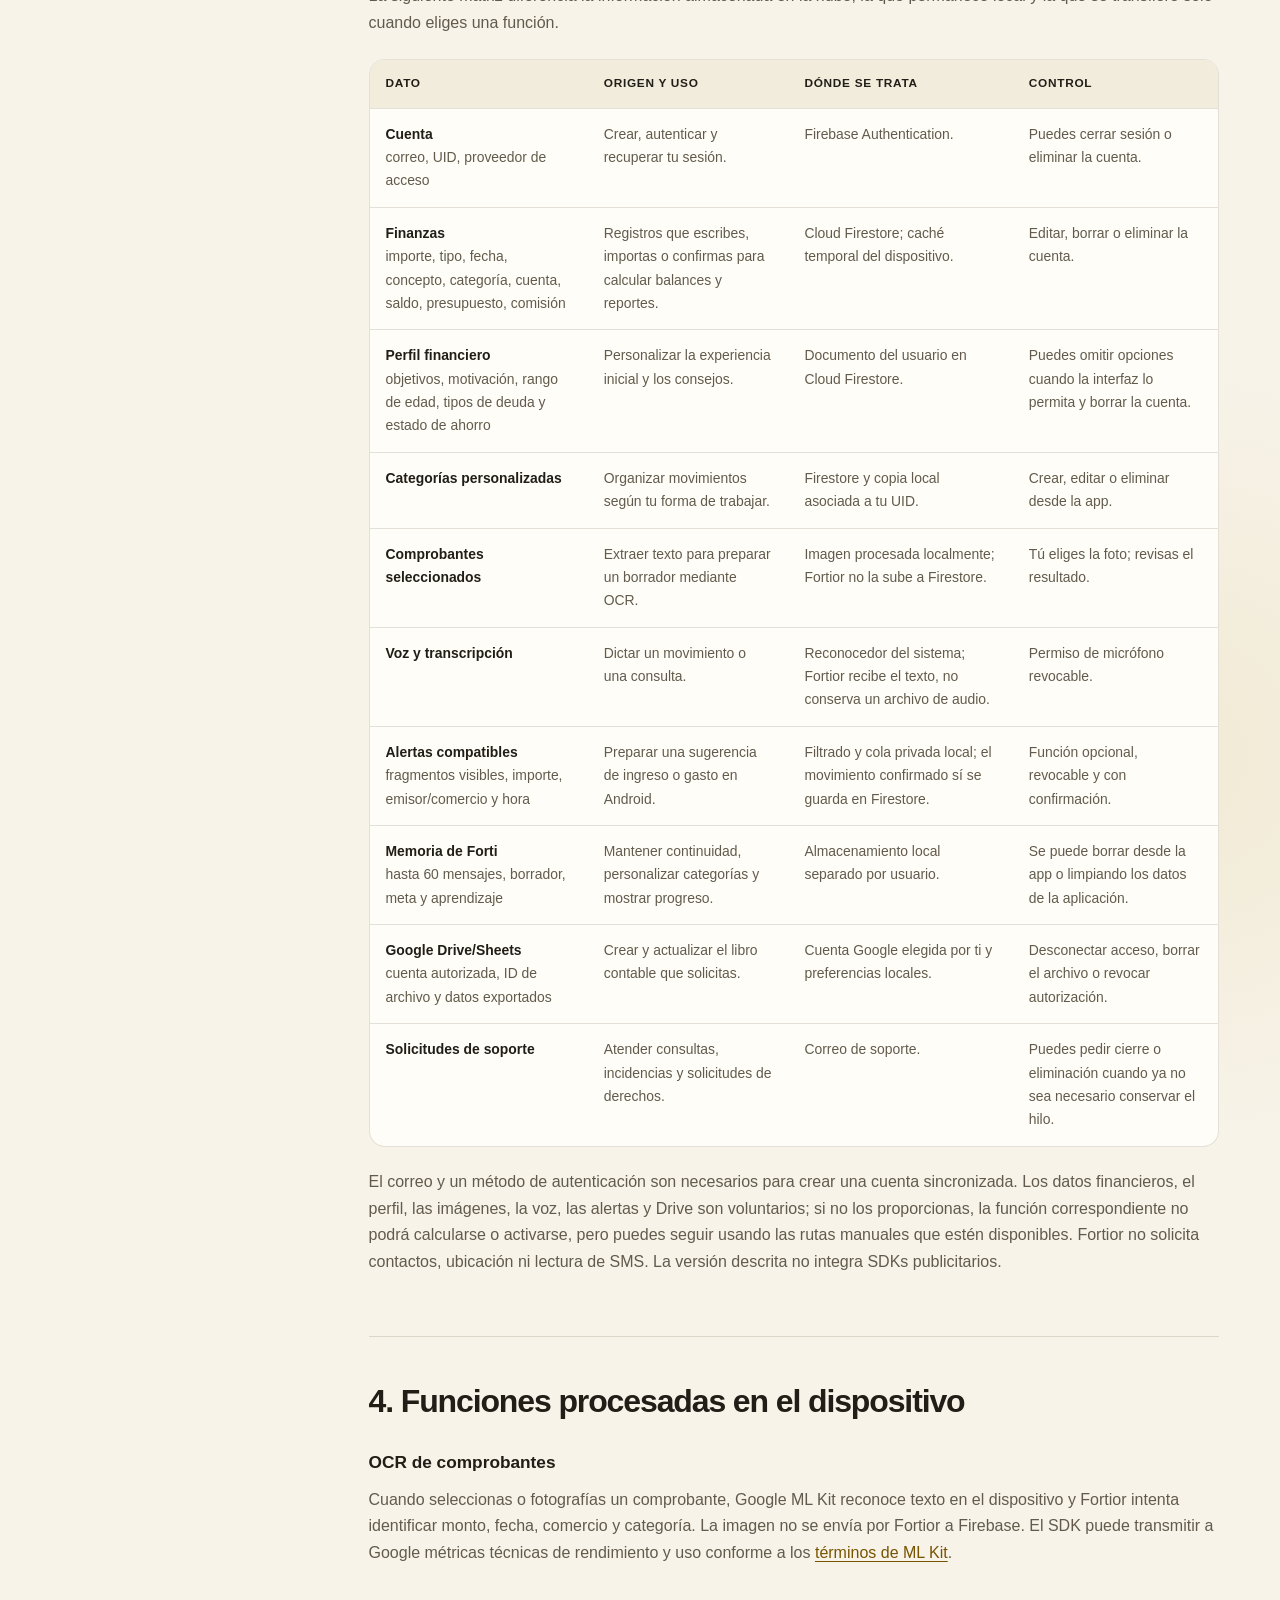
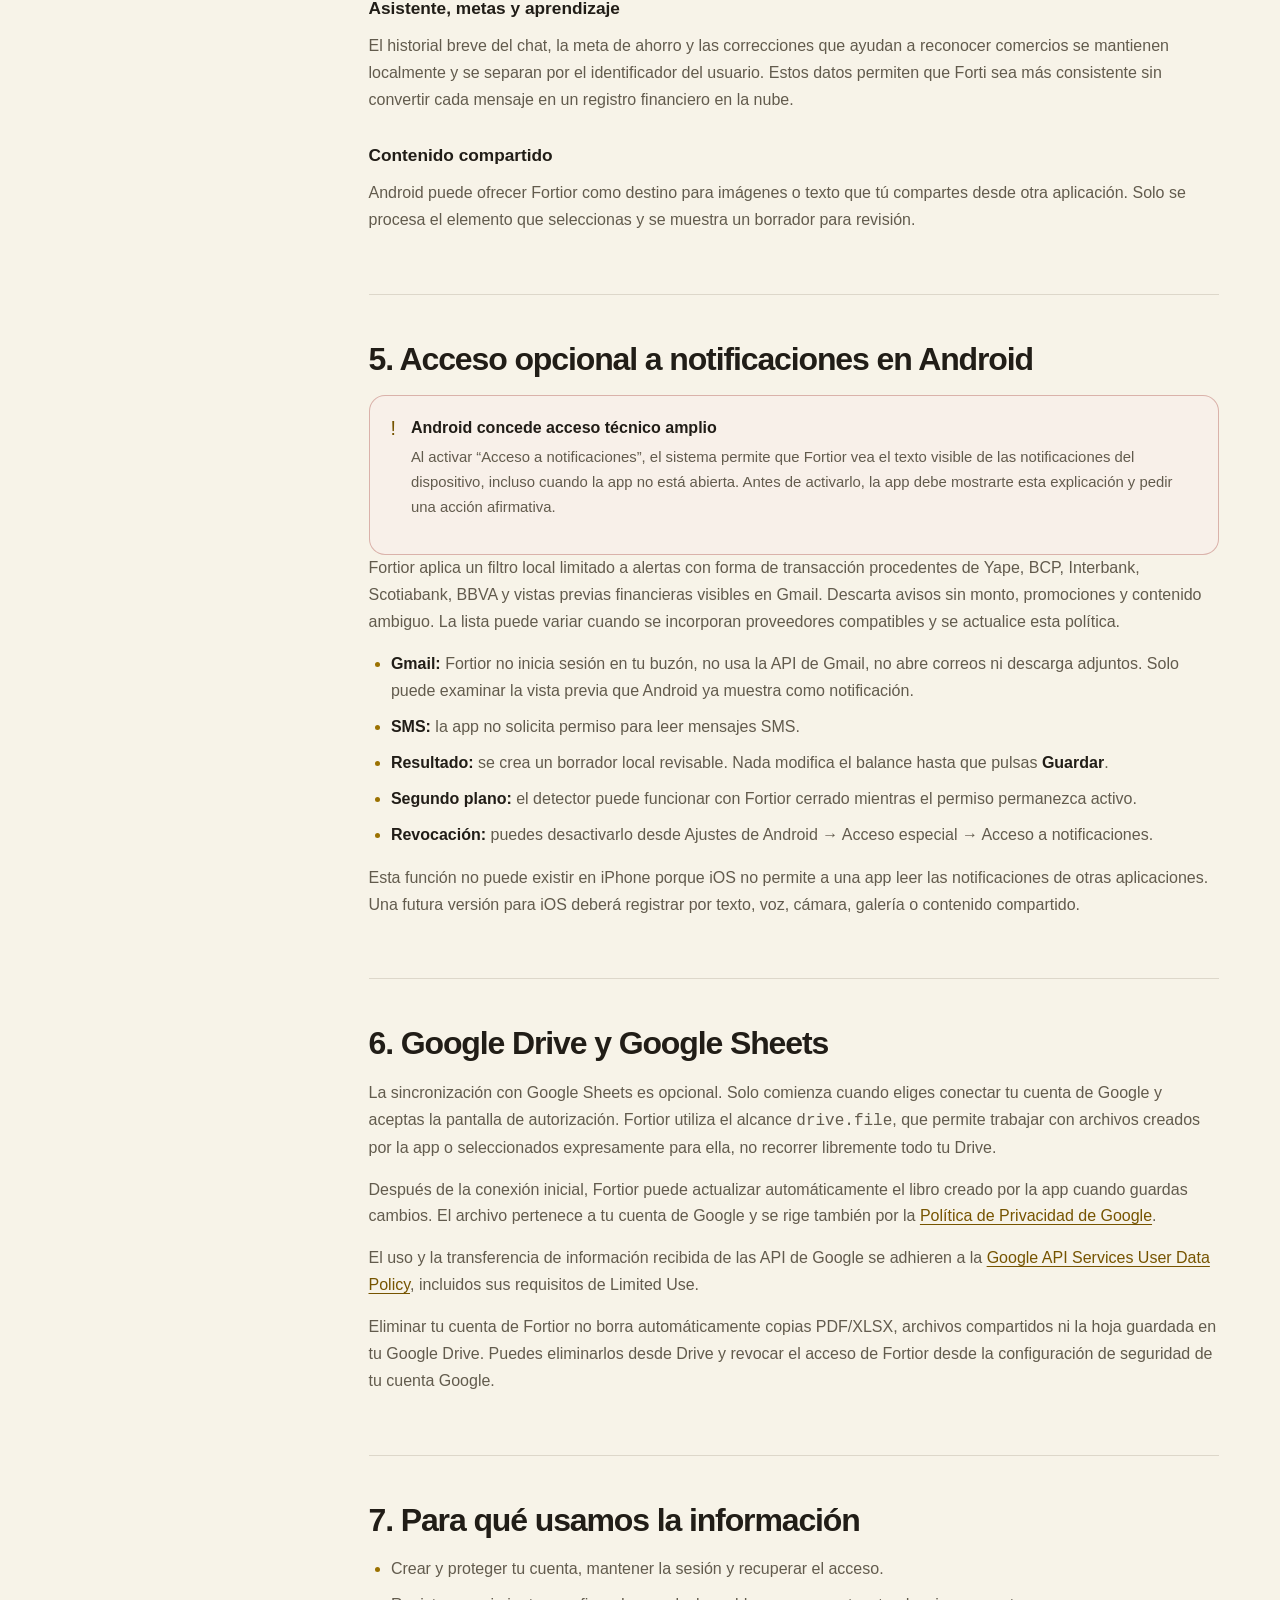
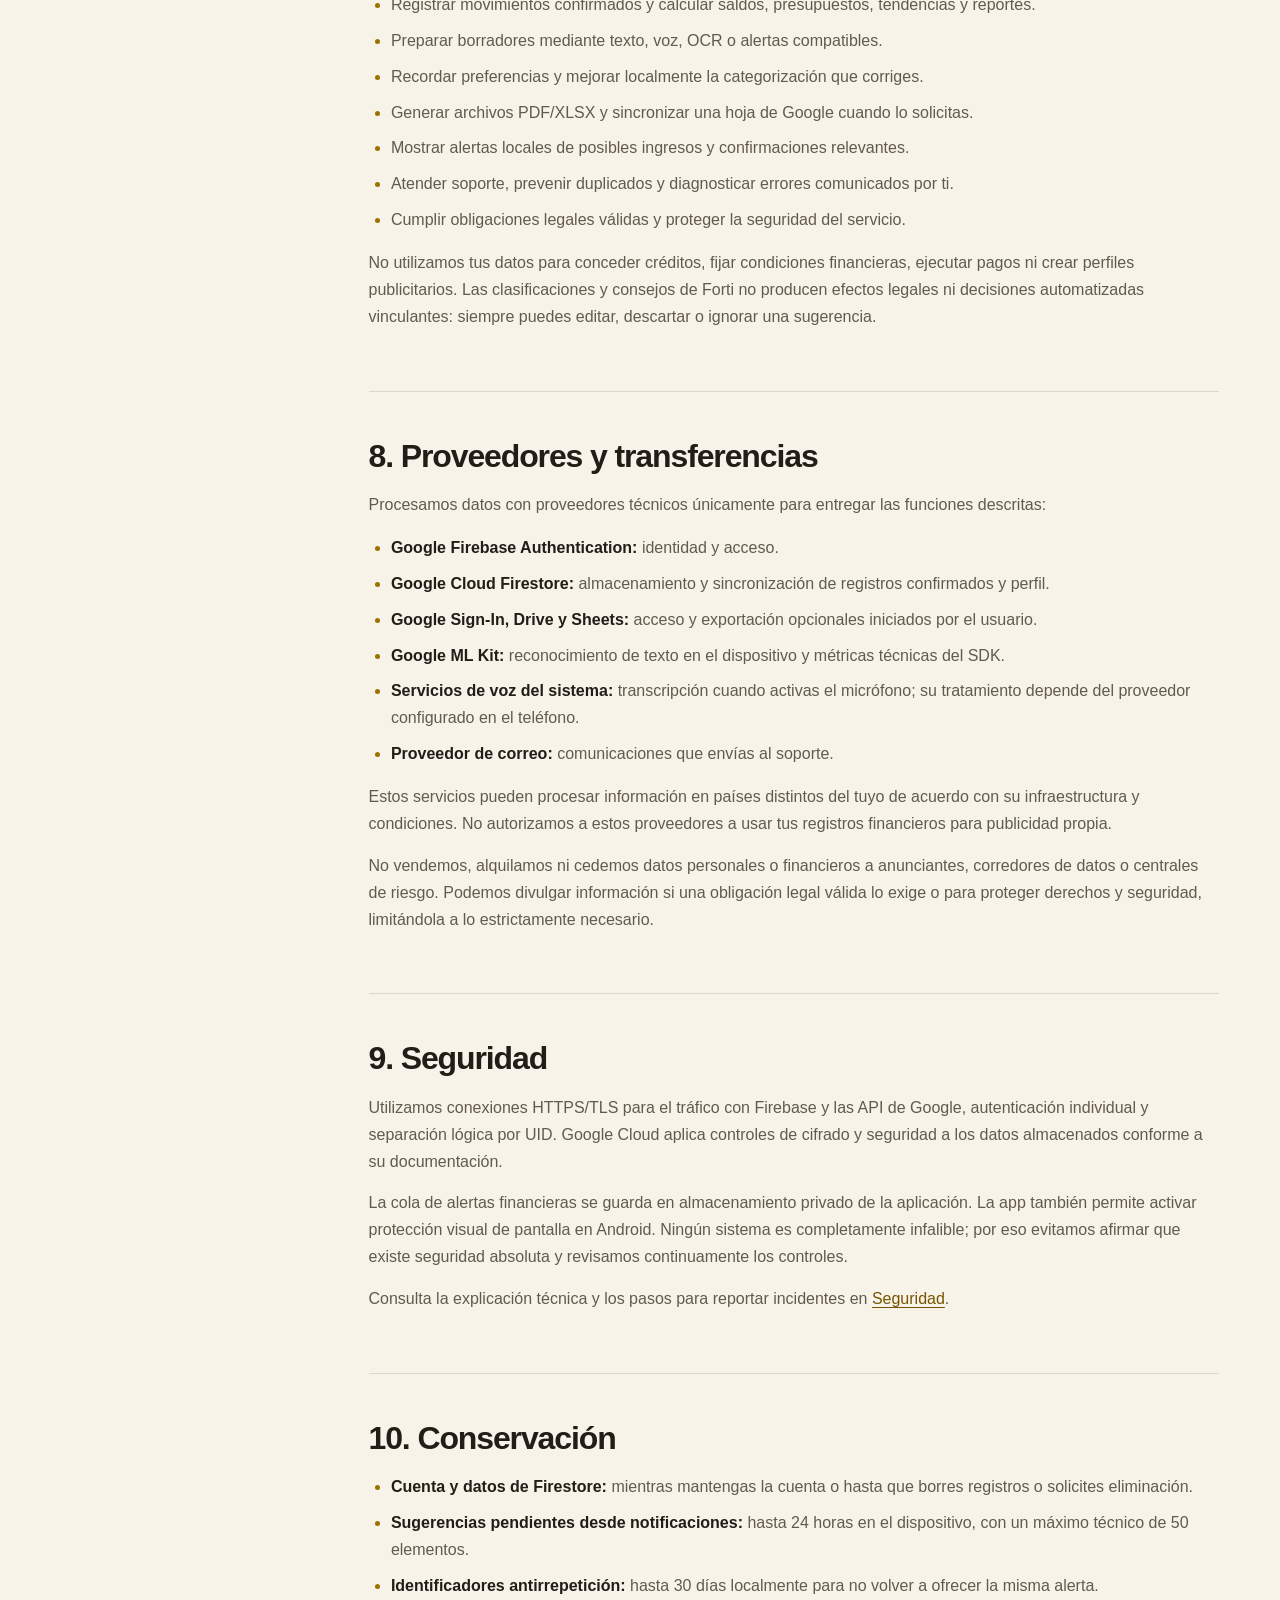
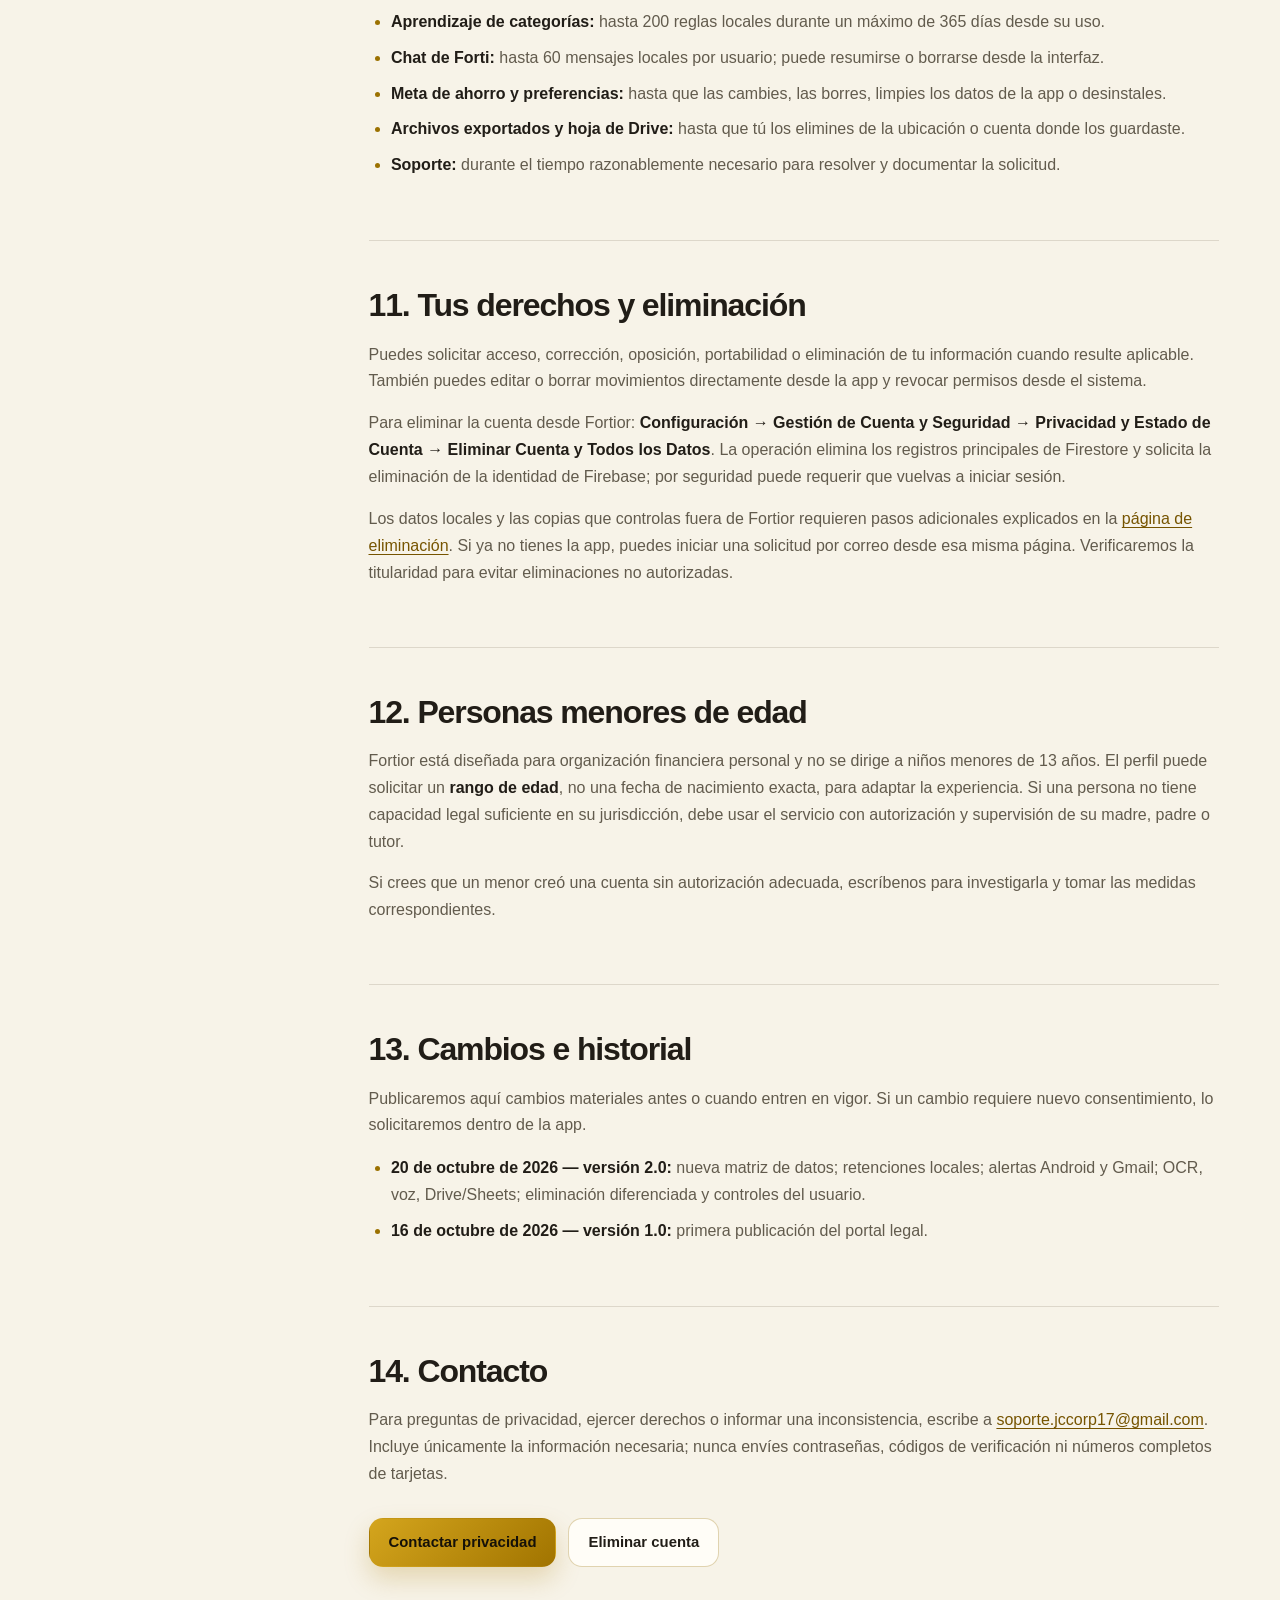
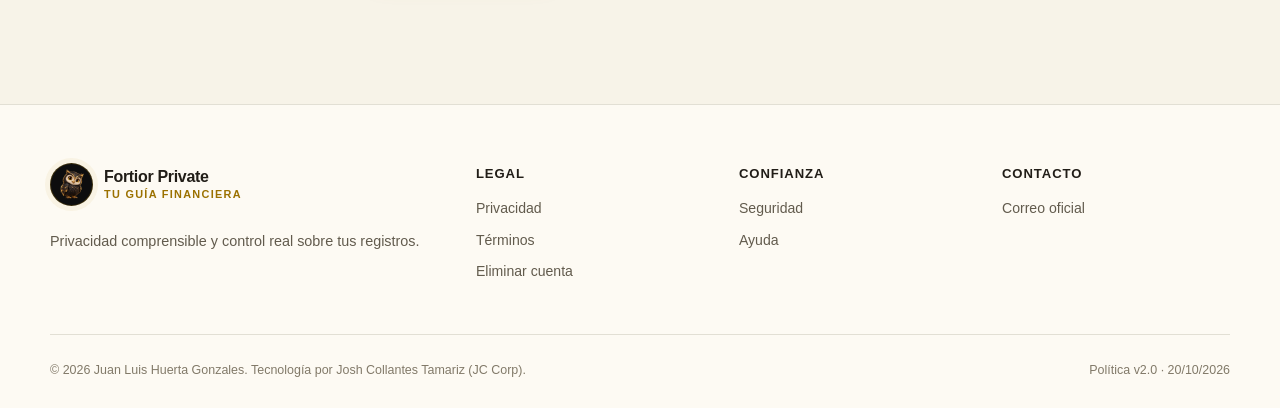
<file: privacy.html>
<!DOCTYPE html>
<html lang="es">
<head>
  <meta charset="utf-8">
  <meta name="viewport" content="width=device-width, initial-scale=1">
  <meta name="theme-color" content="#0b0c0f" media="(prefers-color-scheme: dark)">
  <meta name="theme-color" content="#f7f3e8" media="(prefers-color-scheme: light)">
  <meta name="description" content="Política de Privacidad de Fortior Private: datos, permisos, proveedores, retención, seguridad y derechos del usuario.">
  <meta name="robots" content="index,follow">
  <link rel="canonical" href="https://josh11282020-dotcom.github.io/fortior-legal/privacy.html">
  <link rel="icon" type="image/png" href="assets/favicon-square.png">
  <link rel="stylesheet" href="styles.css">
  <script>(function(){try{var t=localStorage.getItem('fortior-legal-theme');document.documentElement.dataset.theme=t||(matchMedia('(prefers-color-scheme: dark)').matches?'dark':'light')}catch(e){document.documentElement.dataset.theme='dark'}})();</script>
  <title>Política de Privacidad | Fortior Private</title>
</head>
<body>
  <a class="skip-link" href="#contenido">Saltar al contenido</a>
  <header class="site-header">
    <div class="nav-shell">
      <a class="brand" href="index.html" aria-label="Fortior Private, inicio"><img src="assets/favicon-square.png" alt="" width="43" height="43"><span class="brand-copy">Fortior Private<small>Tu guía financiera</small></span></a>
      <nav class="nav-links" id="site-navigation" data-nav aria-label="Navegación principal"><a href="index.html">Inicio</a><a href="privacy.html" aria-current="page">Privacidad</a><a href="security.html">Seguridad</a><a href="delete-account.html">Eliminar cuenta</a><a href="support.html">Ayuda</a></nav>
      <div class="nav-actions"><button class="icon-button" type="button" data-theme-toggle aria-label="Cambiar tema"><span data-theme-icon aria-hidden="true">☾</span></button><button class="icon-button menu-button" type="button" data-menu-toggle aria-expanded="false" aria-controls="site-navigation" aria-label="Abrir menú"><svg aria-hidden="true" viewBox="0 0 24 24" fill="none" stroke="currentColor" stroke-width="2"><path d="M4 7h16M4 12h16M4 17h16"/></svg></button></div>
    </div>
  </header>

  <main id="contenido">
    <div class="page-shell">
      <header class="page-hero">
        <p class="eyebrow">Documento oficial</p>
        <h1>Política de <span class="accent-text">Privacidad</span></h1>
        <p class="page-lead">Explica cómo Fortior Private accede, procesa, conserva y elimina información cuando utilizas la aplicación móvil y sus funciones opcionales.</p>
        <div class="meta-row"><span class="meta-chip">Vigente desde 20/10/2026</span><span class="meta-chip">Versión 2.0</span><span class="meta-chip">Idioma: español</span></div>
      </header>

      <div class="legal-layout">
        <nav class="toc" aria-label="Índice de la política">
          <strong>En esta página</strong>
          <a href="#resumen">Resumen</a><a href="#responsable">Responsables</a><a href="#datos">Datos</a><a href="#local">Procesamiento local</a><a href="#alertas">Alertas Android</a><a href="#google">Google Drive</a><a href="#finalidades">Finalidades</a><a href="#proveedores">Proveedores</a><a href="#retencion">Retención</a><a href="#derechos">Derechos</a><a href="#menores">Menores</a><a href="#cambios">Cambios</a><a href="#contacto">Contacto</a>
        </nav>

        <article class="legal-content">
          <section class="legal-section" id="resumen">
            <h2>1. Resumen en lenguaje claro</h2>
            <p><strong>Fortior Private</strong> es una herramienta de organización financiera personal. Guarda en la nube únicamente la información necesaria para tu cuenta y los movimientos, cuentas, categorías, presupuestos y preferencias que decides registrar o confirmar.</p>
            <ul>
              <li>No vendemos datos personales ni financieros.</li>
              <li>No usamos tus registros para publicidad ni evaluación crediticia.</li>
              <li>El OCR de comprobantes y el filtro de alertas compatibles se ejecutan en el dispositivo; una sugerencia no se convierte en movimiento hasta que la confirmas.</li>
              <li>Google Drive/Sheets es opcional y se activa mediante una autorización separada iniciada por ti.</li>
              <li>Puedes usar las funciones principales mediante entrada manual si no concedes cámara, micrófono o acceso a notificaciones.</li>
            </ul>
            <div class="notice"><span class="notice-icon" aria-hidden="true">i</span><div><strong>Importante</strong><p>Esta política describe la versión de la app auditada para esta publicación. Si una función cambia la forma de tratar datos, actualizaremos la política y, cuando corresponda, solicitaremos una nueva autorización.</p></div></div>
          </section>

          <section class="legal-section" id="responsable">
            <h2>2. Identidad y responsables</h2>
            <p><strong>Aplicación y servicio:</strong> Fortior Private.</p>
            <p><strong>Titular comercial y responsable del servicio:</strong> Juan Luis Huerta Gonzales.</p>
            <p><strong>Arquitectura, desarrollo y soporte técnico:</strong> Josh Collantes Tamariz (JC Corp).</p>
            <p><strong>Canal de privacidad y soporte:</strong> <a href="mailto:soporte.jccorp17@gmail.com">soporte.jccorp17@gmail.com</a>.</p>
            <p>Estos nombres y funciones se mantendrán alineados con la identidad que figure como desarrollador o entidad responsable en la ficha pública de la tienda, la pantalla de autorización de Google y los canales de soporte.</p>
          </section>

          <section class="legal-section" id="datos">
            <h2>3. Información que tratamos</h2>
            <p>La siguiente matriz diferencia la información almacenada en la nube, la que permanece local y la que se transfiere solo cuando eliges una función.</p>
            <div class="data-table-wrap" tabindex="0">
              <table class="data-table">
                <thead><tr><th>Dato</th><th>Origen y uso</th><th>Dónde se trata</th><th>Control</th></tr></thead>
                <tbody>
                  <tr><td><strong>Cuenta</strong><br>correo, UID, proveedor de acceso</td><td>Crear, autenticar y recuperar tu sesión.</td><td>Firebase Authentication.</td><td>Puedes cerrar sesión o eliminar la cuenta.</td></tr>
                  <tr><td><strong>Finanzas</strong><br>importe, tipo, fecha, concepto, categoría, cuenta, saldo, presupuesto, comisión</td><td>Registros que escribes, importas o confirmas para calcular balances y reportes.</td><td>Cloud Firestore; caché temporal del dispositivo.</td><td>Editar, borrar o eliminar la cuenta.</td></tr>
                  <tr><td><strong>Perfil financiero</strong><br>objetivos, motivación, rango de edad, tipos de deuda y estado de ahorro</td><td>Personalizar la experiencia inicial y los consejos.</td><td>Documento del usuario en Cloud Firestore.</td><td>Puedes omitir opciones cuando la interfaz lo permita y borrar la cuenta.</td></tr>
                  <tr><td><strong>Categorías personalizadas</strong></td><td>Organizar movimientos según tu forma de trabajar.</td><td>Firestore y copia local asociada a tu UID.</td><td>Crear, editar o eliminar desde la app.</td></tr>
                  <tr><td><strong>Comprobantes seleccionados</strong></td><td>Extraer texto para preparar un borrador mediante OCR.</td><td>Imagen procesada localmente; Fortior no la sube a Firestore.</td><td>Tú eliges la foto; revisas el resultado.</td></tr>
                  <tr><td><strong>Voz y transcripción</strong></td><td>Dictar un movimiento o una consulta.</td><td>Reconocedor del sistema; Fortior recibe el texto, no conserva un archivo de audio.</td><td>Permiso de micrófono revocable.</td></tr>
                  <tr><td><strong>Alertas compatibles</strong><br>fragmentos visibles, importe, emisor/comercio y hora</td><td>Preparar una sugerencia de ingreso o gasto en Android.</td><td>Filtrado y cola privada local; el movimiento confirmado sí se guarda en Firestore.</td><td>Función opcional, revocable y con confirmación.</td></tr>
                  <tr><td><strong>Memoria de Forti</strong><br>hasta 60 mensajes, borrador, meta y aprendizaje</td><td>Mantener continuidad, personalizar categorías y mostrar progreso.</td><td>Almacenamiento local separado por usuario.</td><td>Se puede borrar desde la app o limpiando los datos de la aplicación.</td></tr>
                  <tr><td><strong>Google Drive/Sheets</strong><br>cuenta autorizada, ID de archivo y datos exportados</td><td>Crear y actualizar el libro contable que solicitas.</td><td>Cuenta Google elegida por ti y preferencias locales.</td><td>Desconectar acceso, borrar el archivo o revocar autorización.</td></tr>
                  <tr><td><strong>Solicitudes de soporte</strong></td><td>Atender consultas, incidencias y solicitudes de derechos.</td><td>Correo de soporte.</td><td>Puedes pedir cierre o eliminación cuando ya no sea necesario conservar el hilo.</td></tr>
                </tbody>
              </table>
            </div>
            <p>El correo y un método de autenticación son necesarios para crear una cuenta sincronizada. Los datos financieros, el perfil, las imágenes, la voz, las alertas y Drive son voluntarios; si no los proporcionas, la función correspondiente no podrá calcularse o activarse, pero puedes seguir usando las rutas manuales que estén disponibles. Fortior no solicita contactos, ubicación ni lectura de SMS. La versión descrita no integra SDKs publicitarios.</p>
          </section>

          <section class="legal-section" id="local">
            <h2>4. Funciones procesadas en el dispositivo</h2>
            <h3>OCR de comprobantes</h3>
            <p>Cuando seleccionas o fotografías un comprobante, Google ML Kit reconoce texto en el dispositivo y Fortior intenta identificar monto, fecha, comercio y categoría. La imagen no se envía por Fortior a Firebase. El SDK puede transmitir a Google métricas técnicas de rendimiento y uso conforme a los <a href="https://developers.google.com/ml-kit/terms" rel="noreferrer">términos de ML Kit</a>.</p>
            <h3>Asistente, metas y aprendizaje</h3>
            <p>El historial breve del chat, la meta de ahorro y las correcciones que ayudan a reconocer comercios se mantienen localmente y se separan por el identificador del usuario. Estos datos permiten que Forti sea más consistente sin convertir cada mensaje en un registro financiero en la nube.</p>
            <h3>Contenido compartido</h3>
            <p>Android puede ofrecer Fortior como destino para imágenes o texto que tú compartes desde otra aplicación. Solo se procesa el elemento que seleccionas y se muestra un borrador para revisión.</p>
          </section>

          <section class="legal-section" id="alertas">
            <h2>5. Acceso opcional a notificaciones en Android</h2>
            <div class="notice notice-danger"><span class="notice-icon" aria-hidden="true">!</span><div><strong>Android concede acceso técnico amplio</strong><p>Al activar “Acceso a notificaciones”, el sistema permite que Fortior vea el texto visible de las notificaciones del dispositivo, incluso cuando la app no está abierta. Antes de activarlo, la app debe mostrarte esta explicación y pedir una acción afirmativa.</p></div></div>
            <p>Fortior aplica un filtro local limitado a alertas con forma de transacción procedentes de Yape, BCP, Interbank, Scotiabank, BBVA y vistas previas financieras visibles en Gmail. Descarta avisos sin monto, promociones y contenido ambiguo. La lista puede variar cuando se incorporan proveedores compatibles y se actualice esta política.</p>
            <ul>
              <li><strong>Gmail:</strong> Fortior no inicia sesión en tu buzón, no usa la API de Gmail, no abre correos ni descarga adjuntos. Solo puede examinar la vista previa que Android ya muestra como notificación.</li>
              <li><strong>SMS:</strong> la app no solicita permiso para leer mensajes SMS.</li>
              <li><strong>Resultado:</strong> se crea un borrador local revisable. Nada modifica el balance hasta que pulsas <strong>Guardar</strong>.</li>
              <li><strong>Segundo plano:</strong> el detector puede funcionar con Fortior cerrado mientras el permiso permanezca activo.</li>
              <li><strong>Revocación:</strong> puedes desactivarlo desde Ajustes de Android → Acceso especial → Acceso a notificaciones.</li>
            </ul>
            <p>Esta función no puede existir en iPhone porque iOS no permite a una app leer las notificaciones de otras aplicaciones. Una futura versión para iOS deberá registrar por texto, voz, cámara, galería o contenido compartido.</p>
          </section>

          <section class="legal-section" id="google">
            <h2>6. Google Drive y Google Sheets</h2>
            <p>La sincronización con Google Sheets es opcional. Solo comienza cuando eliges conectar tu cuenta de Google y aceptas la pantalla de autorización. Fortior utiliza el alcance <code>drive.file</code>, que permite trabajar con archivos creados por la app o seleccionados expresamente para ella, no recorrer libremente todo tu Drive.</p>
            <p>Después de la conexión inicial, Fortior puede actualizar automáticamente el libro creado por la app cuando guardas cambios. El archivo pertenece a tu cuenta de Google y se rige también por la <a href="https://policies.google.com/privacy" rel="noreferrer">Política de Privacidad de Google</a>.</p>
            <p>El uso y la transferencia de información recibida de las API de Google se adhieren a la <a href="https://developers.google.com/terms/api-services-user-data-policy" rel="noreferrer">Google API Services User Data Policy</a>, incluidos sus requisitos de Limited Use.</p>
            <p>Eliminar tu cuenta de Fortior no borra automáticamente copias PDF/XLSX, archivos compartidos ni la hoja guardada en tu Google Drive. Puedes eliminarlos desde Drive y revocar el acceso de Fortior desde la configuración de seguridad de tu cuenta Google.</p>
          </section>

          <section class="legal-section" id="finalidades">
            <h2>7. Para qué usamos la información</h2>
            <ul>
              <li>Crear y proteger tu cuenta, mantener la sesión y recuperar el acceso.</li>
              <li>Registrar movimientos confirmados y calcular saldos, presupuestos, tendencias y reportes.</li>
              <li>Preparar borradores mediante texto, voz, OCR o alertas compatibles.</li>
              <li>Recordar preferencias y mejorar localmente la categorización que corriges.</li>
              <li>Generar archivos PDF/XLSX y sincronizar una hoja de Google cuando lo solicitas.</li>
              <li>Mostrar alertas locales de posibles ingresos y confirmaciones relevantes.</li>
              <li>Atender soporte, prevenir duplicados y diagnosticar errores comunicados por ti.</li>
              <li>Cumplir obligaciones legales válidas y proteger la seguridad del servicio.</li>
            </ul>
            <p>No utilizamos tus datos para conceder créditos, fijar condiciones financieras, ejecutar pagos ni crear perfiles publicitarios. Las clasificaciones y consejos de Forti no producen efectos legales ni decisiones automatizadas vinculantes: siempre puedes editar, descartar o ignorar una sugerencia.</p>
          </section>

          <section class="legal-section" id="proveedores">
            <h2>8. Proveedores y transferencias</h2>
            <p>Procesamos datos con proveedores técnicos únicamente para entregar las funciones descritas:</p>
            <ul>
              <li><strong>Google Firebase Authentication:</strong> identidad y acceso.</li>
              <li><strong>Google Cloud Firestore:</strong> almacenamiento y sincronización de registros confirmados y perfil.</li>
              <li><strong>Google Sign-In, Drive y Sheets:</strong> acceso y exportación opcionales iniciados por el usuario.</li>
              <li><strong>Google ML Kit:</strong> reconocimiento de texto en el dispositivo y métricas técnicas del SDK.</li>
              <li><strong>Servicios de voz del sistema:</strong> transcripción cuando activas el micrófono; su tratamiento depende del proveedor configurado en el teléfono.</li>
              <li><strong>Proveedor de correo:</strong> comunicaciones que envías al soporte.</li>
            </ul>
            <p>Estos servicios pueden procesar información en países distintos del tuyo de acuerdo con su infraestructura y condiciones. No autorizamos a estos proveedores a usar tus registros financieros para publicidad propia.</p>
            <p>No vendemos, alquilamos ni cedemos datos personales o financieros a anunciantes, corredores de datos o centrales de riesgo. Podemos divulgar información si una obligación legal válida lo exige o para proteger derechos y seguridad, limitándola a lo estrictamente necesario.</p>
          </section>

          <section class="legal-section" id="seguridad">
            <h2>9. Seguridad</h2>
            <p>Utilizamos conexiones HTTPS/TLS para el tráfico con Firebase y las API de Google, autenticación individual y separación lógica por UID. Google Cloud aplica controles de cifrado y seguridad a los datos almacenados conforme a su documentación.</p>
            <p>La cola de alertas financieras se guarda en almacenamiento privado de la aplicación. La app también permite activar protección visual de pantalla en Android. Ningún sistema es completamente infalible; por eso evitamos afirmar que existe seguridad absoluta y revisamos continuamente los controles.</p>
            <p>Consulta la explicación técnica y los pasos para reportar incidentes en <a href="security.html">Seguridad</a>.</p>
          </section>

          <section class="legal-section" id="retencion">
            <h2>10. Conservación</h2>
            <ul>
              <li><strong>Cuenta y datos de Firestore:</strong> mientras mantengas la cuenta o hasta que borres registros o solicites eliminación.</li>
              <li><strong>Sugerencias pendientes desde notificaciones:</strong> hasta 24 horas en el dispositivo, con un máximo técnico de 50 elementos.</li>
              <li><strong>Identificadores antirrepetición:</strong> hasta 30 días localmente para no volver a ofrecer la misma alerta.</li>
              <li><strong>Aprendizaje de categorías:</strong> hasta 200 reglas locales durante un máximo de 365 días desde su uso.</li>
              <li><strong>Chat de Forti:</strong> hasta 60 mensajes locales por usuario; puede resumirse o borrarse desde la interfaz.</li>
              <li><strong>Meta de ahorro y preferencias:</strong> hasta que las cambies, las borres, limpies los datos de la app o desinstales.</li>
              <li><strong>Archivos exportados y hoja de Drive:</strong> hasta que tú los elimines de la ubicación o cuenta donde los guardaste.</li>
              <li><strong>Soporte:</strong> durante el tiempo razonablemente necesario para resolver y documentar la solicitud.</li>
            </ul>
          </section>

          <section class="legal-section" id="derechos">
            <h2>11. Tus derechos y eliminación</h2>
            <p>Puedes solicitar acceso, corrección, oposición, portabilidad o eliminación de tu información cuando resulte aplicable. También puedes editar o borrar movimientos directamente desde la app y revocar permisos desde el sistema.</p>
            <p>Para eliminar la cuenta desde Fortior: <strong>Configuración → Gestión de Cuenta y Seguridad → Privacidad y Estado de Cuenta → Eliminar Cuenta y Todos los Datos</strong>. La operación elimina los registros principales de Firestore y solicita la eliminación de la identidad de Firebase; por seguridad puede requerir que vuelvas a iniciar sesión.</p>
            <p>Los datos locales y las copias que controlas fuera de Fortior requieren pasos adicionales explicados en la <a href="delete-account.html">página de eliminación</a>. Si ya no tienes la app, puedes iniciar una solicitud por correo desde esa misma página. Verificaremos la titularidad para evitar eliminaciones no autorizadas.</p>
          </section>

          <section class="legal-section" id="menores">
            <h2>12. Personas menores de edad</h2>
            <p>Fortior está diseñada para organización financiera personal y no se dirige a niños menores de 13 años. El perfil puede solicitar un <strong>rango de edad</strong>, no una fecha de nacimiento exacta, para adaptar la experiencia. Si una persona no tiene capacidad legal suficiente en su jurisdicción, debe usar el servicio con autorización y supervisión de su madre, padre o tutor.</p>
            <p>Si crees que un menor creó una cuenta sin autorización adecuada, escríbenos para investigarla y tomar las medidas correspondientes.</p>
          </section>

          <section class="legal-section" id="cambios">
            <h2>13. Cambios e historial</h2>
            <p>Publicaremos aquí cambios materiales antes o cuando entren en vigor. Si un cambio requiere nuevo consentimiento, lo solicitaremos dentro de la app.</p>
            <ul><li><strong>20 de octubre de 2026 — versión 2.0:</strong> nueva matriz de datos; retenciones locales; alertas Android y Gmail; OCR, voz, Drive/Sheets; eliminación diferenciada y controles del usuario.</li><li><strong>16 de octubre de 2026 — versión 1.0:</strong> primera publicación del portal legal.</li></ul>
          </section>

          <section class="legal-section" id="contacto">
            <h2>14. Contacto</h2>
            <p>Para preguntas de privacidad, ejercer derechos o informar una inconsistencia, escribe a <a href="mailto:soporte.jccorp17@gmail.com?subject=Privacidad%20-%20Fortior%20Private">soporte.jccorp17@gmail.com</a>. Incluye únicamente la información necesaria; nunca envíes contraseñas, códigos de verificación ni números completos de tarjetas.</p>
            <div class="button-row"><a class="button button-primary" href="mailto:soporte.jccorp17@gmail.com?subject=Privacidad%20-%20Fortior%20Private">Contactar privacidad</a><a class="button button-secondary" href="delete-account.html">Eliminar cuenta</a></div>
          </section>
        </article>
      </div>
    </div>
  </main>

  <footer class="site-footer"><div class="page-shell"><div class="footer-grid"><div class="footer-brand"><a class="brand" href="index.html"><img src="assets/favicon-square.png" alt="" width="43" height="43"><span class="brand-copy">Fortior Private<small>Tu guía financiera</small></span></a><p>Privacidad comprensible y control real sobre tus registros.</p></div><div class="footer-column"><strong>Legal</strong><a href="privacy.html">Privacidad</a><a href="terms.html">Términos</a><a href="delete-account.html">Eliminar cuenta</a></div><div class="footer-column"><strong>Confianza</strong><a href="security.html">Seguridad</a><a href="support.html">Ayuda</a></div><div class="footer-column"><strong>Contacto</strong><a href="mailto:soporte.jccorp17@gmail.com">Correo oficial</a></div></div><div class="footer-bottom"><p>© <span data-current-year>2026</span> Juan Luis Huerta Gonzales. Tecnología por Josh Collantes Tamariz (JC Corp).</p><p>Política v2.0 · 20/10/2026</p></div></div></footer>
  <script src="script.js" defer></script>
</body>
</html>
</file>
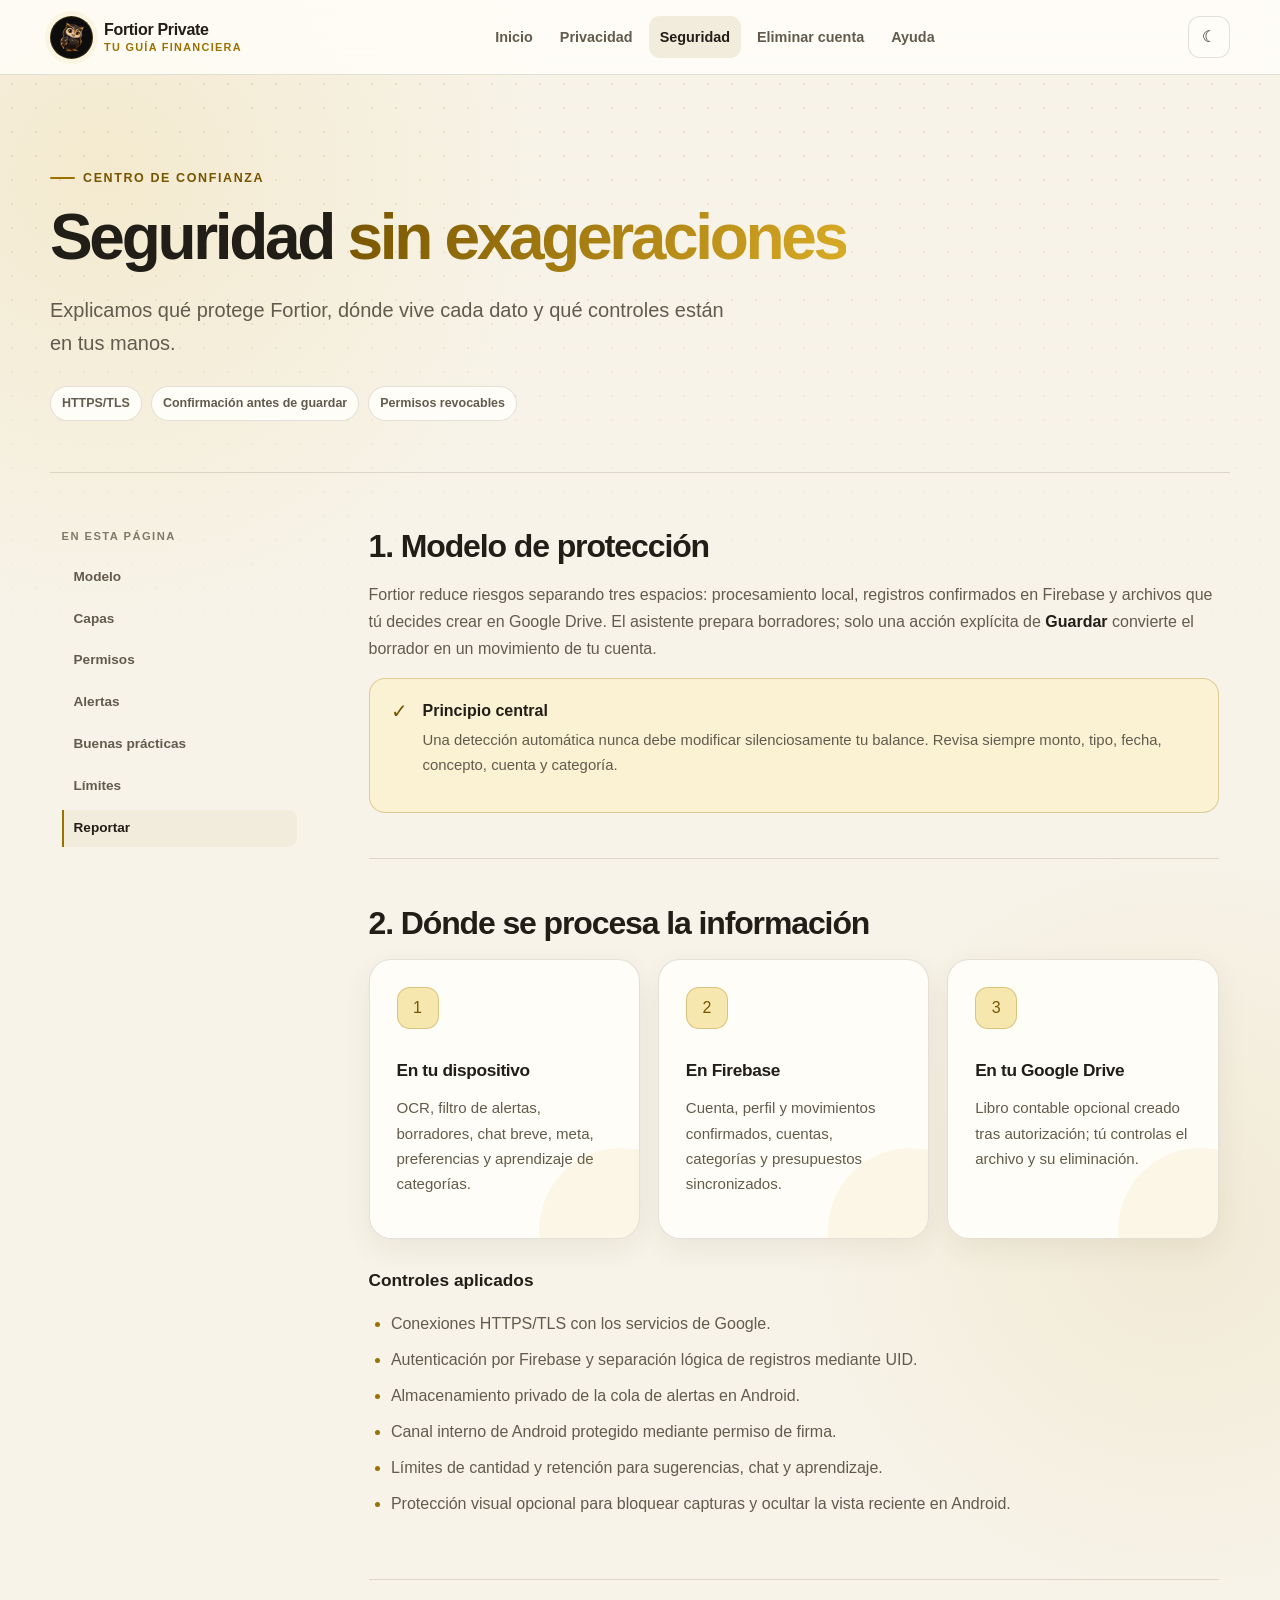
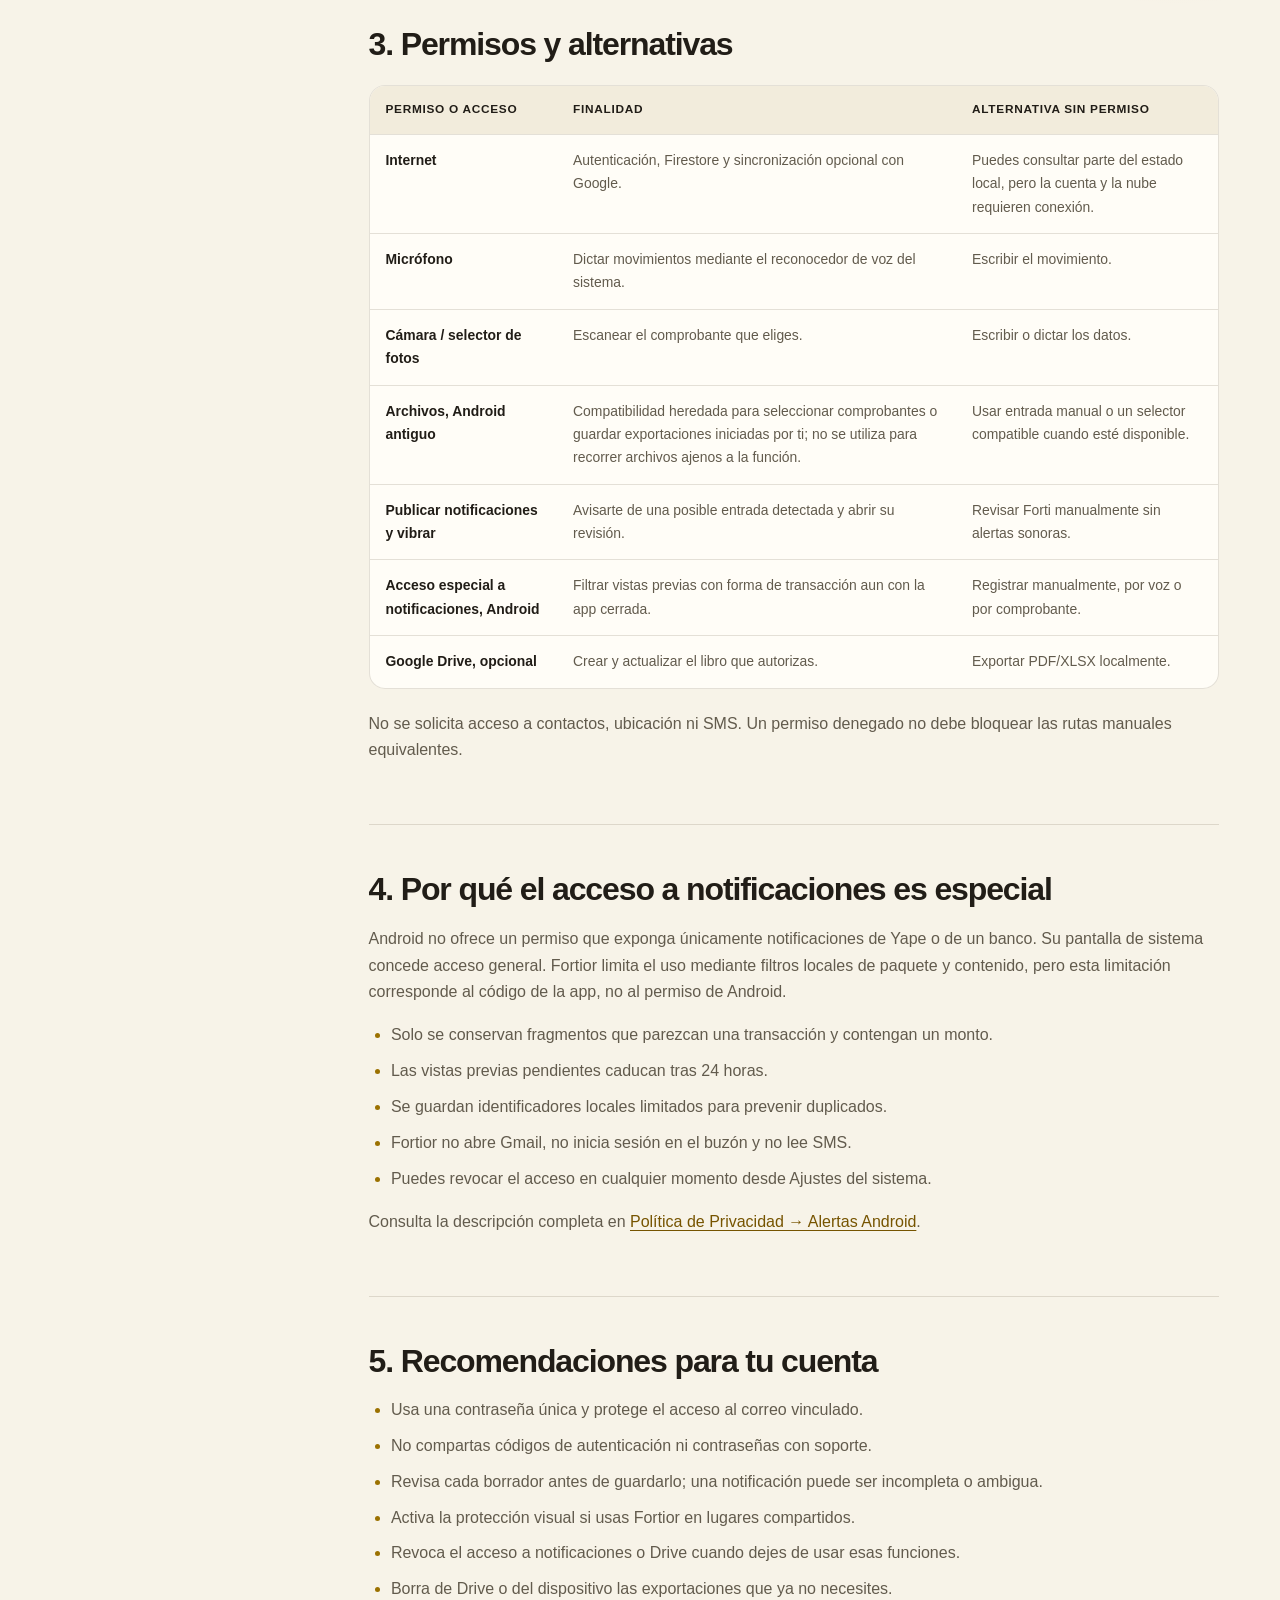
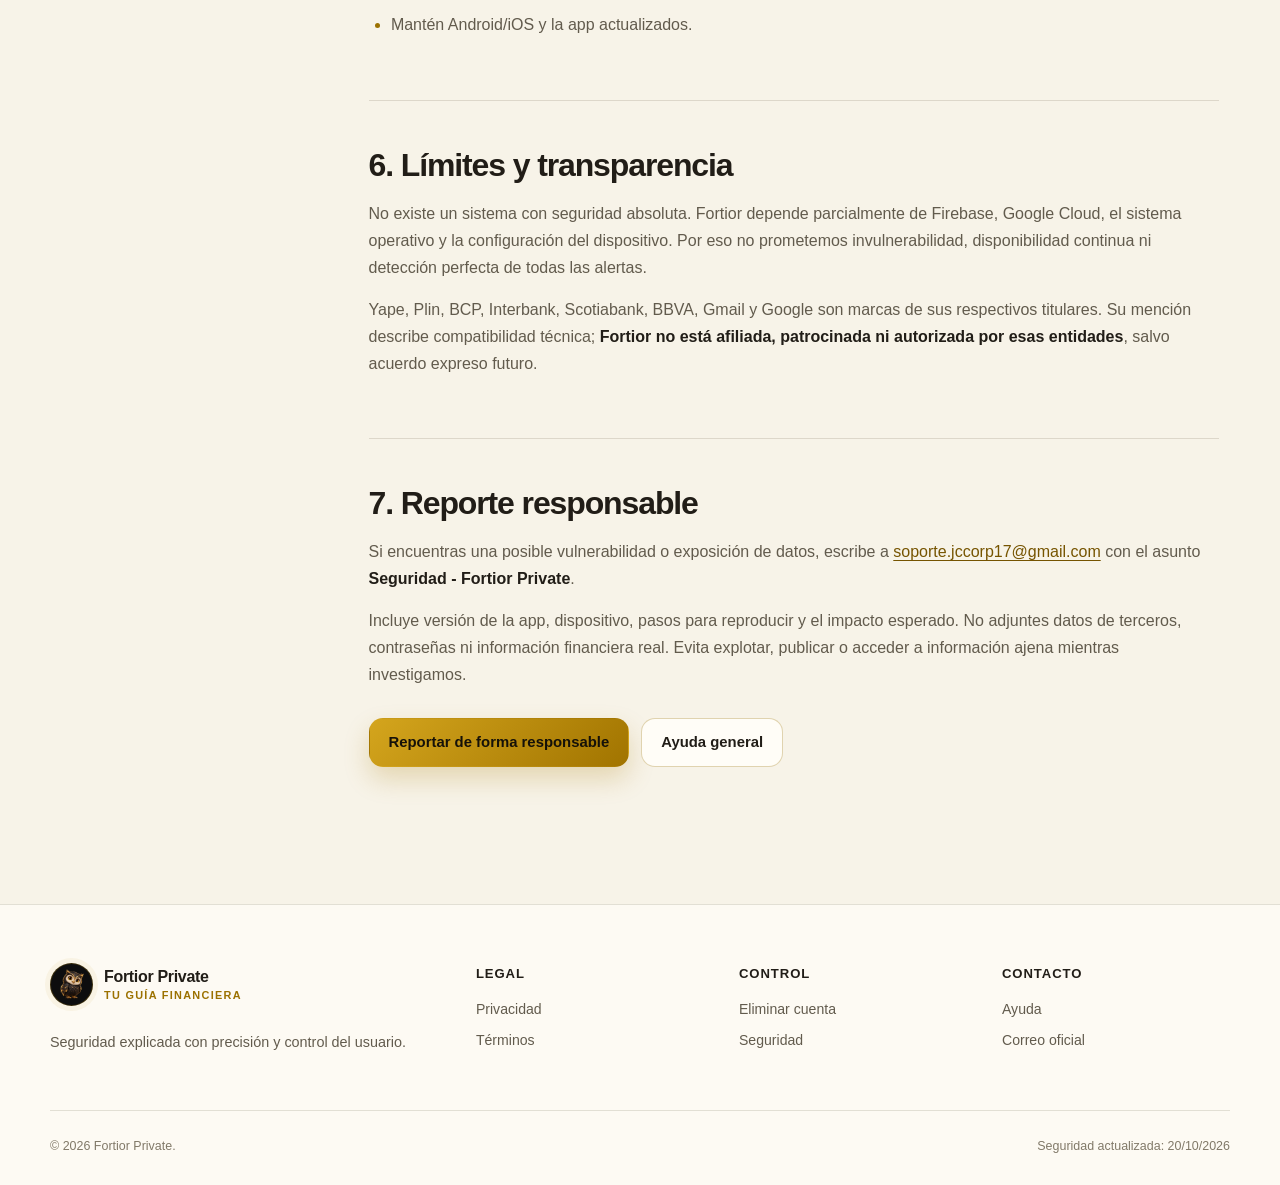
<file: security.html>
<!DOCTYPE html>
<html lang="es">
<head>
  <meta charset="utf-8">
  <meta name="viewport" content="width=device-width, initial-scale=1">
  <meta name="theme-color" content="#0b0c0f" media="(prefers-color-scheme: dark)">
  <meta name="theme-color" content="#f7f3e8" media="(prefers-color-scheme: light)">
  <meta name="description" content="Centro de seguridad de Fortior Private: arquitectura de datos, permisos, controles del usuario y reporte responsable de incidentes.">
  <meta name="robots" content="index,follow">
  <link rel="canonical" href="https://josh11282020-dotcom.github.io/fortior-legal/security.html">
  <link rel="icon" type="image/png" href="assets/favicon-square.png">
  <link rel="stylesheet" href="styles.css">
  <script>(function(){try{var t=localStorage.getItem('fortior-legal-theme');document.documentElement.dataset.theme=t||(matchMedia('(prefers-color-scheme: dark)').matches?'dark':'light')}catch(e){document.documentElement.dataset.theme='dark'}})();</script>
  <title>Seguridad y permisos | Fortior Private</title>
</head>
<body>
  <a class="skip-link" href="#contenido">Saltar al contenido</a>
  <header class="site-header"><div class="nav-shell"><a class="brand" href="index.html"><img src="assets/favicon-square.png" alt="" width="43" height="43"><span class="brand-copy">Fortior Private<small>Tu guía financiera</small></span></a><nav class="nav-links" id="site-navigation" data-nav aria-label="Navegación principal"><a href="index.html">Inicio</a><a href="privacy.html">Privacidad</a><a href="security.html" aria-current="page">Seguridad</a><a href="delete-account.html">Eliminar cuenta</a><a href="support.html">Ayuda</a></nav><div class="nav-actions"><button class="icon-button" type="button" data-theme-toggle aria-label="Cambiar tema"><span data-theme-icon aria-hidden="true">☾</span></button><button class="icon-button menu-button" type="button" data-menu-toggle aria-expanded="false" aria-controls="site-navigation" aria-label="Abrir menú"><svg aria-hidden="true" viewBox="0 0 24 24" fill="none" stroke="currentColor" stroke-width="2"><path d="M4 7h16M4 12h16M4 17h16"/></svg></button></div></div></header>
  <main id="contenido">
    <div class="page-shell">
      <header class="page-hero"><p class="eyebrow">Centro de confianza</p><h1>Seguridad <span class="accent-text">sin exageraciones</span></h1><p class="page-lead">Explicamos qué protege Fortior, dónde vive cada dato y qué controles están en tus manos.</p><div class="meta-row"><span class="meta-chip">HTTPS/TLS</span><span class="meta-chip">Confirmación antes de guardar</span><span class="meta-chip">Permisos revocables</span></div></header>
      <div class="legal-layout">
        <nav class="toc" aria-label="Índice"><strong>En esta página</strong><a href="#modelo">Modelo</a><a href="#capas">Capas</a><a href="#permisos">Permisos</a><a href="#alertas">Alertas</a><a href="#usuario">Buenas prácticas</a><a href="#limites">Límites</a><a href="#reporte">Reportar</a></nav>
        <article class="legal-content">
          <section class="legal-section" id="modelo">
            <h2>1. Modelo de protección</h2>
            <p>Fortior reduce riesgos separando tres espacios: procesamiento local, registros confirmados en Firebase y archivos que tú decides crear en Google Drive. El asistente prepara borradores; solo una acción explícita de <strong>Guardar</strong> convierte el borrador en un movimiento de tu cuenta.</p>
            <div class="notice"><span class="notice-icon" aria-hidden="true">✓</span><div><strong>Principio central</strong><p>Una detección automática nunca debe modificar silenciosamente tu balance. Revisa siempre monto, tipo, fecha, concepto, cuenta y categoría.</p></div></div>
          </section>
          <section class="legal-section" id="capas">
            <h2>2. Dónde se procesa la información</h2>
            <div class="card-grid">
              <article class="card"><span class="card-icon" aria-hidden="true">1</span><h3>En tu dispositivo</h3><p>OCR, filtro de alertas, borradores, chat breve, meta, preferencias y aprendizaje de categorías.</p></article>
              <article class="card"><span class="card-icon" aria-hidden="true">2</span><h3>En Firebase</h3><p>Cuenta, perfil y movimientos confirmados, cuentas, categorías y presupuestos sincronizados.</p></article>
              <article class="card"><span class="card-icon" aria-hidden="true">3</span><h3>En tu Google Drive</h3><p>Libro contable opcional creado tras autorización; tú controlas el archivo y su eliminación.</p></article>
            </div>
            <h3>Controles aplicados</h3>
            <ul><li>Conexiones HTTPS/TLS con los servicios de Google.</li><li>Autenticación por Firebase y separación lógica de registros mediante UID.</li><li>Almacenamiento privado de la cola de alertas en Android.</li><li>Canal interno de Android protegido mediante permiso de firma.</li><li>Límites de cantidad y retención para sugerencias, chat y aprendizaje.</li><li>Protección visual opcional para bloquear capturas y ocultar la vista reciente en Android.</li></ul>
          </section>
          <section class="legal-section" id="permisos">
            <h2>3. Permisos y alternativas</h2>
            <div class="data-table-wrap" tabindex="0"><table class="data-table"><thead><tr><th>Permiso o acceso</th><th>Finalidad</th><th>Alternativa sin permiso</th></tr></thead><tbody>
              <tr><td><strong>Internet</strong></td><td>Autenticación, Firestore y sincronización opcional con Google.</td><td>Puedes consultar parte del estado local, pero la cuenta y la nube requieren conexión.</td></tr>
              <tr><td><strong>Micrófono</strong></td><td>Dictar movimientos mediante el reconocedor de voz del sistema.</td><td>Escribir el movimiento.</td></tr>
              <tr><td><strong>Cámara / selector de fotos</strong></td><td>Escanear el comprobante que eliges.</td><td>Escribir o dictar los datos.</td></tr>
              <tr><td><strong>Archivos, Android antiguo</strong></td><td>Compatibilidad heredada para seleccionar comprobantes o guardar exportaciones iniciadas por ti; no se utiliza para recorrer archivos ajenos a la función.</td><td>Usar entrada manual o un selector compatible cuando esté disponible.</td></tr>
              <tr><td><strong>Publicar notificaciones y vibrar</strong></td><td>Avisarte de una posible entrada detectada y abrir su revisión.</td><td>Revisar Forti manualmente sin alertas sonoras.</td></tr>
              <tr><td><strong>Acceso especial a notificaciones, Android</strong></td><td>Filtrar vistas previas con forma de transacción aun con la app cerrada.</td><td>Registrar manualmente, por voz o por comprobante.</td></tr>
              <tr><td><strong>Google Drive, opcional</strong></td><td>Crear y actualizar el libro que autorizas.</td><td>Exportar PDF/XLSX localmente.</td></tr>
            </tbody></table></div>
            <p>No se solicita acceso a contactos, ubicación ni SMS. Un permiso denegado no debe bloquear las rutas manuales equivalentes.</p>
          </section>
          <section class="legal-section" id="alertas">
            <h2>4. Por qué el acceso a notificaciones es especial</h2>
            <p>Android no ofrece un permiso que exponga únicamente notificaciones de Yape o de un banco. Su pantalla de sistema concede acceso general. Fortior limita el uso mediante filtros locales de paquete y contenido, pero esta limitación corresponde al código de la app, no al permiso de Android.</p>
            <ul><li>Solo se conservan fragmentos que parezcan una transacción y contengan un monto.</li><li>Las vistas previas pendientes caducan tras 24 horas.</li><li>Se guardan identificadores locales limitados para prevenir duplicados.</li><li>Fortior no abre Gmail, no inicia sesión en el buzón y no lee SMS.</li><li>Puedes revocar el acceso en cualquier momento desde Ajustes del sistema.</li></ul>
            <p>Consulta la descripción completa en <a href="privacy.html#alertas">Política de Privacidad → Alertas Android</a>.</p>
          </section>
          <section class="legal-section" id="usuario">
            <h2>5. Recomendaciones para tu cuenta</h2>
            <ul><li>Usa una contraseña única y protege el acceso al correo vinculado.</li><li>No compartas códigos de autenticación ni contraseñas con soporte.</li><li>Revisa cada borrador antes de guardarlo; una notificación puede ser incompleta o ambigua.</li><li>Activa la protección visual si usas Fortior en lugares compartidos.</li><li>Revoca el acceso a notificaciones o Drive cuando dejes de usar esas funciones.</li><li>Borra de Drive o del dispositivo las exportaciones que ya no necesites.</li><li>Mantén Android/iOS y la app actualizados.</li></ul>
          </section>
          <section class="legal-section" id="limites">
            <h2>6. Límites y transparencia</h2>
            <p>No existe un sistema con seguridad absoluta. Fortior depende parcialmente de Firebase, Google Cloud, el sistema operativo y la configuración del dispositivo. Por eso no prometemos invulnerabilidad, disponibilidad continua ni detección perfecta de todas las alertas.</p>
            <p>Yape, Plin, BCP, Interbank, Scotiabank, BBVA, Gmail y Google son marcas de sus respectivos titulares. Su mención describe compatibilidad técnica; <strong>Fortior no está afiliada, patrocinada ni autorizada por esas entidades</strong>, salvo acuerdo expreso futuro.</p>
          </section>
          <section class="legal-section" id="reporte">
            <h2>7. Reporte responsable</h2>
            <p>Si encuentras una posible vulnerabilidad o exposición de datos, escribe a <a href="mailto:soporte.jccorp17@gmail.com?subject=Seguridad%20-%20Fortior%20Private">soporte.jccorp17@gmail.com</a> con el asunto <strong>Seguridad - Fortior Private</strong>.</p>
            <p>Incluye versión de la app, dispositivo, pasos para reproducir y el impacto esperado. No adjuntes datos de terceros, contraseñas ni información financiera real. Evita explotar, publicar o acceder a información ajena mientras investigamos.</p>
            <div class="button-row"><a class="button button-primary" href="mailto:soporte.jccorp17@gmail.com?subject=Seguridad%20-%20Fortior%20Private">Reportar de forma responsable</a><a class="button button-secondary" href="support.html">Ayuda general</a></div>
          </section>
        </article>
      </div>
    </div>
  </main>
  <footer class="site-footer"><div class="page-shell"><div class="footer-grid"><div class="footer-brand"><a class="brand" href="index.html"><img src="assets/favicon-square.png" alt="" width="43" height="43"><span class="brand-copy">Fortior Private<small>Tu guía financiera</small></span></a><p>Seguridad explicada con precisión y control del usuario.</p></div><div class="footer-column"><strong>Legal</strong><a href="privacy.html">Privacidad</a><a href="terms.html">Términos</a></div><div class="footer-column"><strong>Control</strong><a href="delete-account.html">Eliminar cuenta</a><a href="security.html">Seguridad</a></div><div class="footer-column"><strong>Contacto</strong><a href="support.html">Ayuda</a><a href="mailto:soporte.jccorp17@gmail.com">Correo oficial</a></div></div><div class="footer-bottom"><p>© <span data-current-year>2026</span> Fortior Private.</p><p>Seguridad actualizada: 20/10/2026</p></div></div></footer>
  <script src="script.js" defer></script>
</body>
</html>
</file>
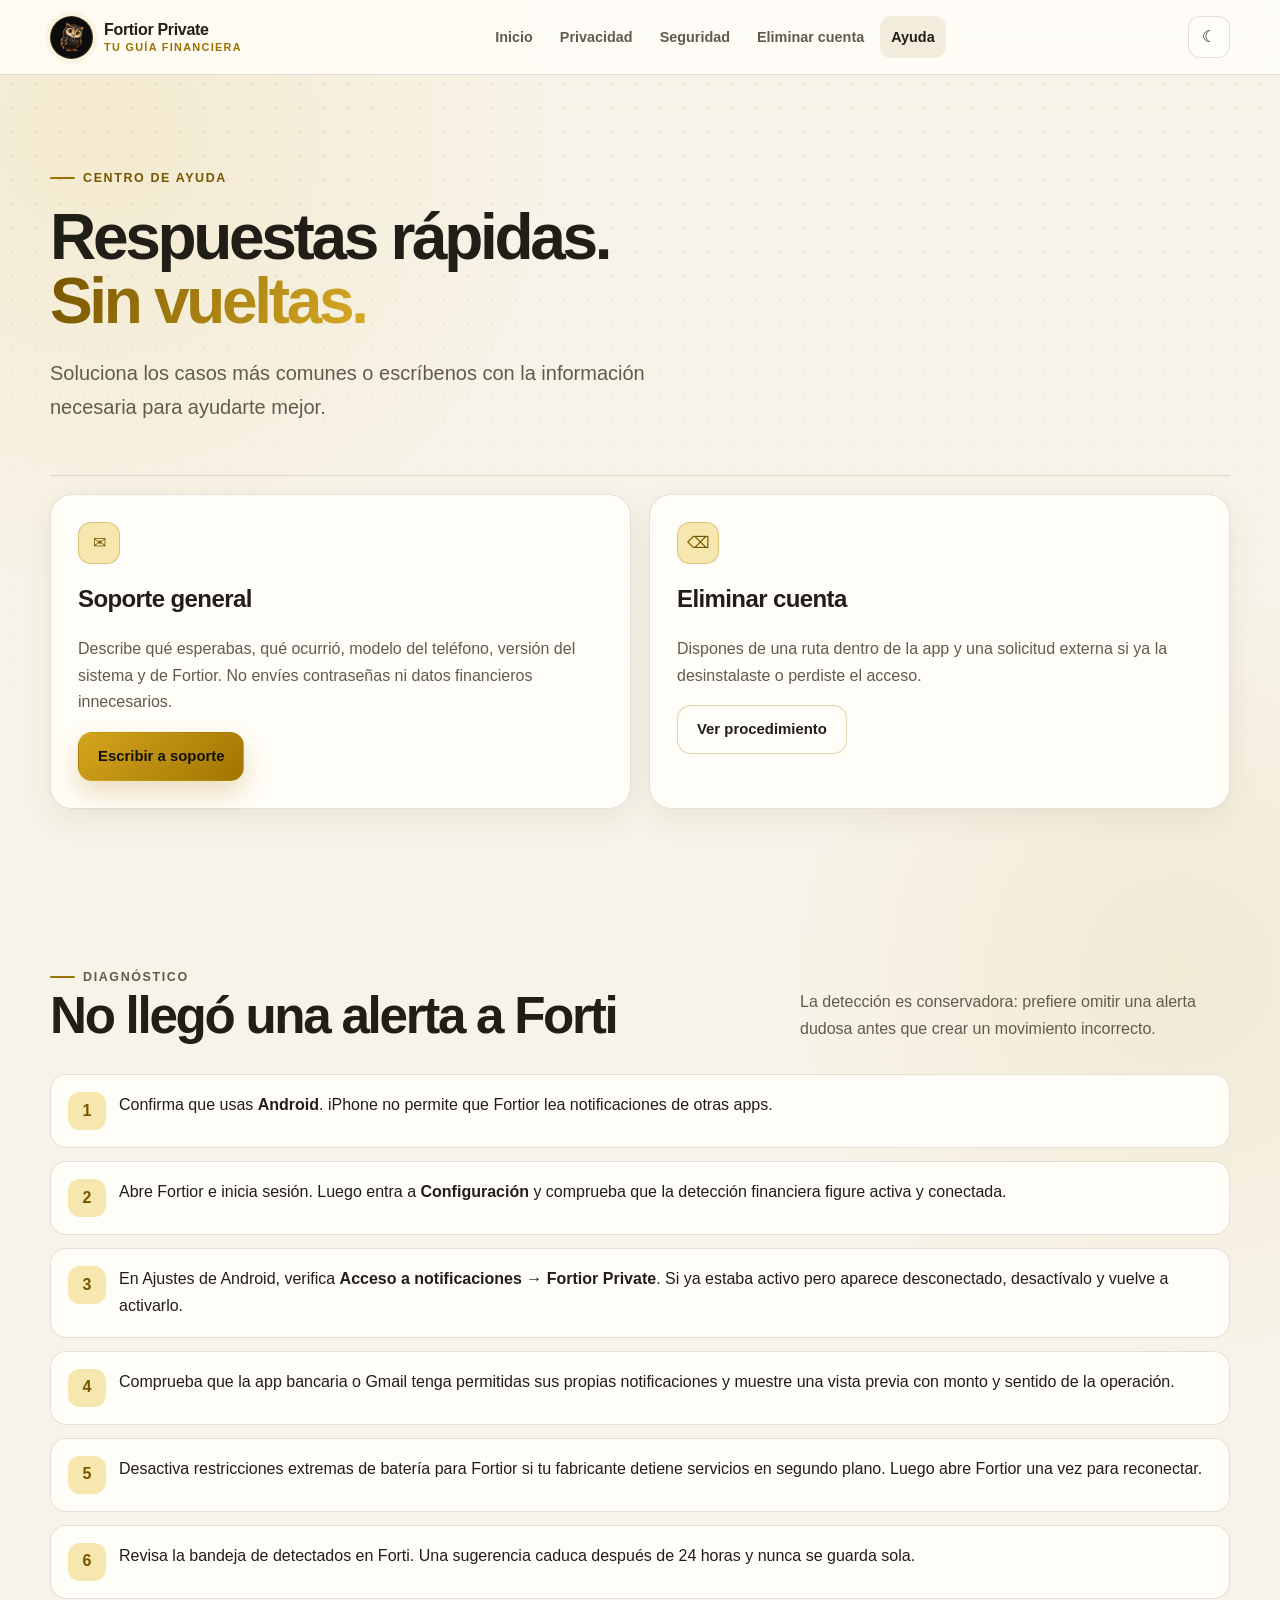
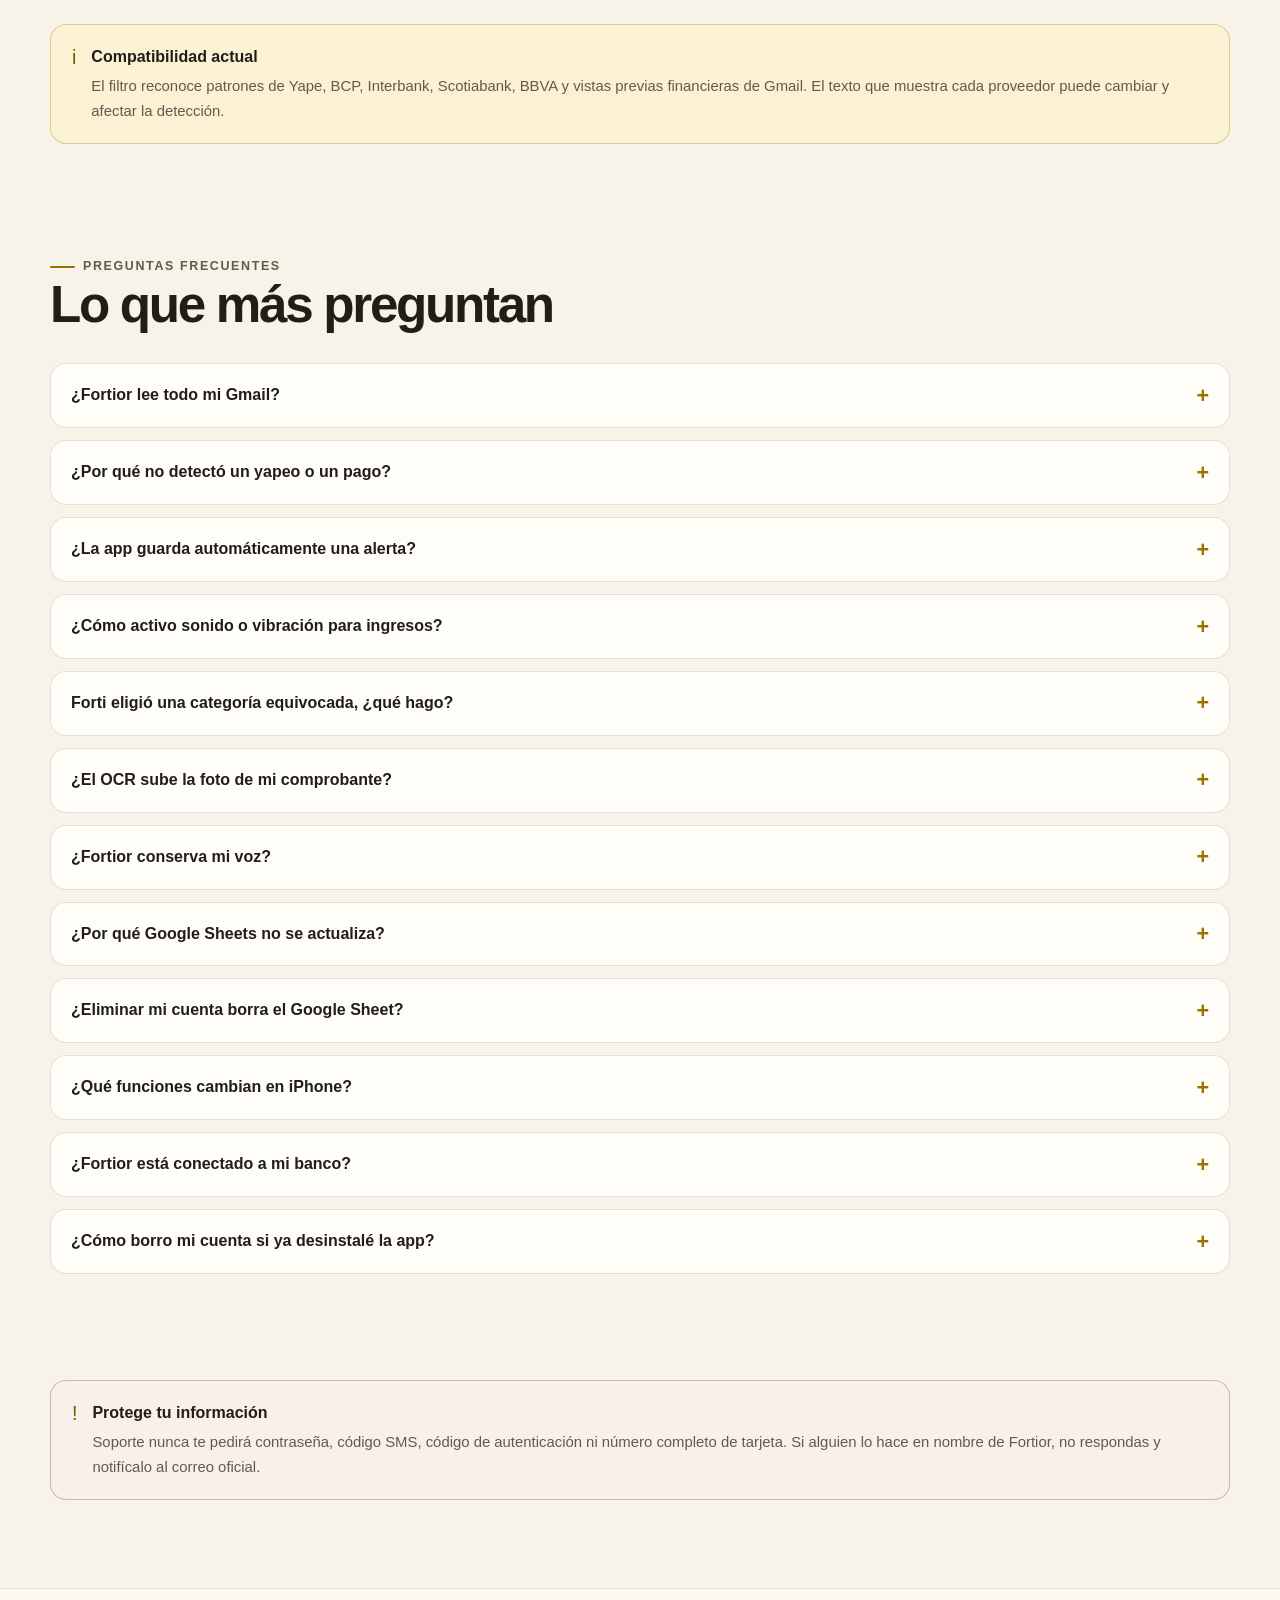
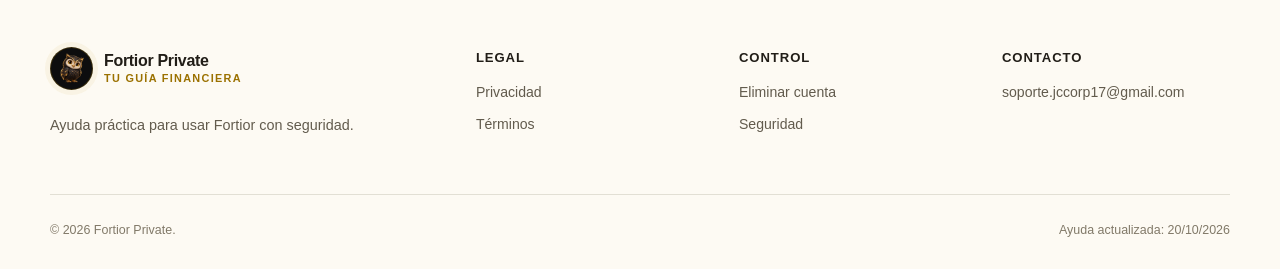
<file: support.html>
<!DOCTYPE html>
<html lang="es">
<head>
  <meta charset="utf-8">
  <meta name="viewport" content="width=device-width, initial-scale=1">
  <meta name="theme-color" content="#0b0c0f" media="(prefers-color-scheme: dark)">
  <meta name="theme-color" content="#f7f3e8" media="(prefers-color-scheme: light)">
  <meta name="description" content="Centro de ayuda de Fortior Private: notificaciones de Yape y Gmail, OCR, voz, categorías, exportaciones y eliminación de cuenta.">
  <meta name="robots" content="index,follow">
  <link rel="canonical" href="https://josh11282020-dotcom.github.io/fortior-legal/support.html">
  <link rel="icon" type="image/png" href="assets/favicon-square.png">
  <link rel="stylesheet" href="styles.css">
  <script>(function(){try{var t=localStorage.getItem('fortior-legal-theme');document.documentElement.dataset.theme=t||(matchMedia('(prefers-color-scheme: dark)').matches?'dark':'light')}catch(e){document.documentElement.dataset.theme='dark'}})();</script>
  <title>Centro de ayuda | Fortior Private</title>
</head>
<body>
  <a class="skip-link" href="#contenido">Saltar al contenido</a>
  <header class="site-header"><div class="nav-shell"><a class="brand" href="index.html"><img src="assets/favicon-square.png" alt="" width="43" height="43"><span class="brand-copy">Fortior Private<small>Tu guía financiera</small></span></a><nav class="nav-links" id="site-navigation" data-nav aria-label="Navegación principal"><a href="index.html">Inicio</a><a href="privacy.html">Privacidad</a><a href="security.html">Seguridad</a><a href="delete-account.html">Eliminar cuenta</a><a href="support.html" aria-current="page">Ayuda</a></nav><div class="nav-actions"><button class="icon-button" type="button" data-theme-toggle aria-label="Cambiar tema"><span data-theme-icon aria-hidden="true">☾</span></button><button class="icon-button menu-button" type="button" data-menu-toggle aria-expanded="false" aria-controls="site-navigation" aria-label="Abrir menú"><svg aria-hidden="true" viewBox="0 0 24 24" fill="none" stroke="currentColor" stroke-width="2"><path d="M4 7h16M4 12h16M4 17h16"/></svg></button></div></div></header>
  <main id="contenido">
    <div class="page-shell">
      <header class="page-hero"><p class="eyebrow">Centro de ayuda</p><h1>Respuestas rápidas.<br><span class="accent-text">Sin vueltas.</span></h1><p class="page-lead">Soluciona los casos más comunes o escríbenos con la información necesaria para ayudarte mejor.</p></header>
      <section class="section" id="contacto">
        <div class="support-grid">
          <article class="support-card"><span class="card-icon" aria-hidden="true">✉</span><h2>Soporte general</h2><p>Describe qué esperabas, qué ocurrió, modelo del teléfono, versión del sistema y de Fortior. No envíes contraseñas ni datos financieros innecesarios.</p><a class="button button-primary" href="mailto:soporte.jccorp17@gmail.com?subject=Soporte%20-%20Fortior%20Private">Escribir a soporte</a></article>
          <article class="support-card"><span class="card-icon" aria-hidden="true">⌫</span><h2>Eliminar cuenta</h2><p>Dispones de una ruta dentro de la app y una solicitud externa si ya la desinstalaste o perdiste el acceso.</p><a class="button button-secondary" href="delete-account.html">Ver procedimiento</a></article>
        </div>
      </section>
      <section class="section" aria-labelledby="detect-title">
        <div class="section-heading"><div><p class="eyebrow">Diagnóstico</p><h2 id="detect-title">No llegó una alerta a Forti</h2></div><p>La detección es conservadora: prefiere omitir una alerta dudosa antes que crear un movimiento incorrecto.</p></div>
        <ol class="step-list">
          <li><span>Confirma que usas <strong>Android</strong>. iPhone no permite que Fortior lea notificaciones de otras apps.</span></li>
          <li><span>Abre Fortior e inicia sesión. Luego entra a <strong>Configuración</strong> y comprueba que la detección financiera figure activa y conectada.</span></li>
          <li><span>En Ajustes de Android, verifica <strong>Acceso a notificaciones → Fortior Private</strong>. Si ya estaba activo pero aparece desconectado, desactívalo y vuelve a activarlo.</span></li>
          <li><span>Comprueba que la app bancaria o Gmail tenga permitidas sus propias notificaciones y muestre una vista previa con monto y sentido de la operación.</span></li>
          <li><span>Desactiva restricciones extremas de batería para Fortior si tu fabricante detiene servicios en segundo plano. Luego abre Fortior una vez para reconectar.</span></li>
          <li><span>Revisa la bandeja de detectados en Forti. Una sugerencia caduca después de 24 horas y nunca se guarda sola.</span></li>
        </ol>
        <div class="notice"><span class="notice-icon" aria-hidden="true">i</span><div><strong>Compatibilidad actual</strong><p>El filtro reconoce patrones de Yape, BCP, Interbank, Scotiabank, BBVA y vistas previas financieras de Gmail. El texto que muestra cada proveedor puede cambiar y afectar la detección.</p></div></div>
      </section>
      <section class="section" aria-labelledby="faq-title">
        <div class="section-heading"><div><p class="eyebrow">Preguntas frecuentes</p><h2 id="faq-title">Lo que más preguntan</h2></div></div>
        <div class="faq-list">
          <details><summary>¿Fortior lee todo mi Gmail?</summary><div class="faq-answer"><p>No. Fortior no usa la API de Gmail, no abre tu buzón, no recorre mensajes ni descarga adjuntos. En Android, si autorizas el acceso a notificaciones, puede filtrar el texto visible de una vista previa financiera que Gmail muestra como notificación.</p></div></details>
          <details><summary>¿Por qué no detectó un yapeo o un pago?</summary><div class="faq-answer"><p>La alerta debe llegar como notificación visible, incluir monto y una frase compatible. Revisa permiso, conexión del detector, notificaciones de la app de origen y restricciones de batería. Si el formato cambió, envía a soporte una captura ocultando nombres, teléfonos y datos sensibles.</p></div></details>
          <details><summary>¿La app guarda automáticamente una alerta?</summary><div class="faq-answer"><p>No. Fortior crea un borrador local. Debes revisar y pulsar <strong>Guardar</strong>; hasta entonces el balance no cambia. Puedes editar o descartar la sugerencia.</p></div></details>
          <details><summary>¿Cómo activo sonido o vibración para ingresos?</summary><div class="faq-answer"><p>Concede a Fortior permiso para publicar notificaciones y revisa el canal “Alertas financieras de Forti” en Ajustes de Android. El modo Silencio, No molestar o la configuración del canal pueden impedir sonido o vibración.</p></div></details>
          <details><summary>Forti eligió una categoría equivocada, ¿qué hago?</summary><div class="faq-answer"><p>Toca <strong>Editar</strong> antes de guardar y selecciona la categoría correcta. Fortior puede recordar localmente correcciones de comercios y conceptos similares. Siempre prevalece tu confirmación.</p></div></details>
          <details><summary>¿El OCR sube la foto de mi comprobante?</summary><div class="faq-answer"><p>La imagen se procesa en el dispositivo con ML Kit para preparar un borrador; Fortior no la sube a Firestore. Solo se guarda la información del movimiento que confirmas.</p></div></details>
          <details><summary>¿Fortior conserva mi voz?</summary><div class="faq-answer"><p>Fortior utiliza el reconocedor del sistema y recibe la transcripción. No conserva un archivo de audio. El proveedor de voz configurado en el teléfono puede procesar el audio localmente o por internet según sus propios ajustes y política.</p></div></details>
          <details><summary>¿Por qué Google Sheets no se actualiza?</summary><div class="faq-answer"><p>Primero conecta Google Sheets manualmente desde Exportar. Comprueba internet, que sigues usando la misma cuenta Google y que el archivo creado por Fortior continúa en tu Drive. Si revocaste el permiso, vuelve a autorizarlo.</p></div></details>
          <details><summary>¿Eliminar mi cuenta borra el Google Sheet?</summary><div class="faq-answer"><p>No. El archivo pertenece a tu Drive. Debes eliminarlo desde Google Drive y, si quieres, revocar la conexión de Fortior en la seguridad de tu cuenta Google. Consulta la <a href="delete-account.html#copias">guía completa</a>.</p></div></details>
          <details><summary>¿Qué funciones cambian en iPhone?</summary><div class="faq-answer"><p>iOS no permite leer notificaciones de Yape, Gmail u otras apps. El registro por texto, voz, cámara, galería y contenido compartido puede estar disponible cuando exista una versión iOS publicada. La disponibilidad final dependerá de App Store y de la configuración del dispositivo.</p></div></details>
          <details><summary>¿Fortior está conectado a mi banco?</summary><div class="faq-answer"><p>No. No inicia sesión en cuentas bancarias, no consulta saldos y no mueve dinero. Solo organiza registros que introduces o confirmas y, en Android, puede interpretar vistas previas de alertas compatibles si autorizas el acceso.</p></div></details>
          <details><summary>¿Cómo borro mi cuenta si ya desinstalé la app?</summary><div class="faq-answer"><p>Usa la <a href="delete-account.html#web">solicitud externa por correo</a> desde el correo registrado. Verificaremos tu identidad antes de procesarla.</p></div></details>
        </div>
      </section>
      <section class="section">
        <div class="notice notice-danger"><span class="notice-icon" aria-hidden="true">!</span><div><strong>Protege tu información</strong><p>Soporte nunca te pedirá contraseña, código SMS, código de autenticación ni número completo de tarjeta. Si alguien lo hace en nombre de Fortior, no respondas y notifícalo al correo oficial.</p></div></div>
      </section>
    </div>
  </main>
  <footer class="site-footer"><div class="page-shell"><div class="footer-grid"><div class="footer-brand"><a class="brand" href="index.html"><img src="assets/favicon-square.png" alt="" width="43" height="43"><span class="brand-copy">Fortior Private<small>Tu guía financiera</small></span></a><p>Ayuda práctica para usar Fortior con seguridad.</p></div><div class="footer-column"><strong>Legal</strong><a href="privacy.html">Privacidad</a><a href="terms.html">Términos</a></div><div class="footer-column"><strong>Control</strong><a href="delete-account.html">Eliminar cuenta</a><a href="security.html">Seguridad</a></div><div class="footer-column"><strong>Contacto</strong><a href="mailto:soporte.jccorp17@gmail.com">soporte.jccorp17@gmail.com</a></div></div><div class="footer-bottom"><p>© <span data-current-year>2026</span> Fortior Private.</p><p>Ayuda actualizada: 20/10/2026</p></div></div></footer>
  <script src="script.js" defer></script>
</body>
</html>
</file>
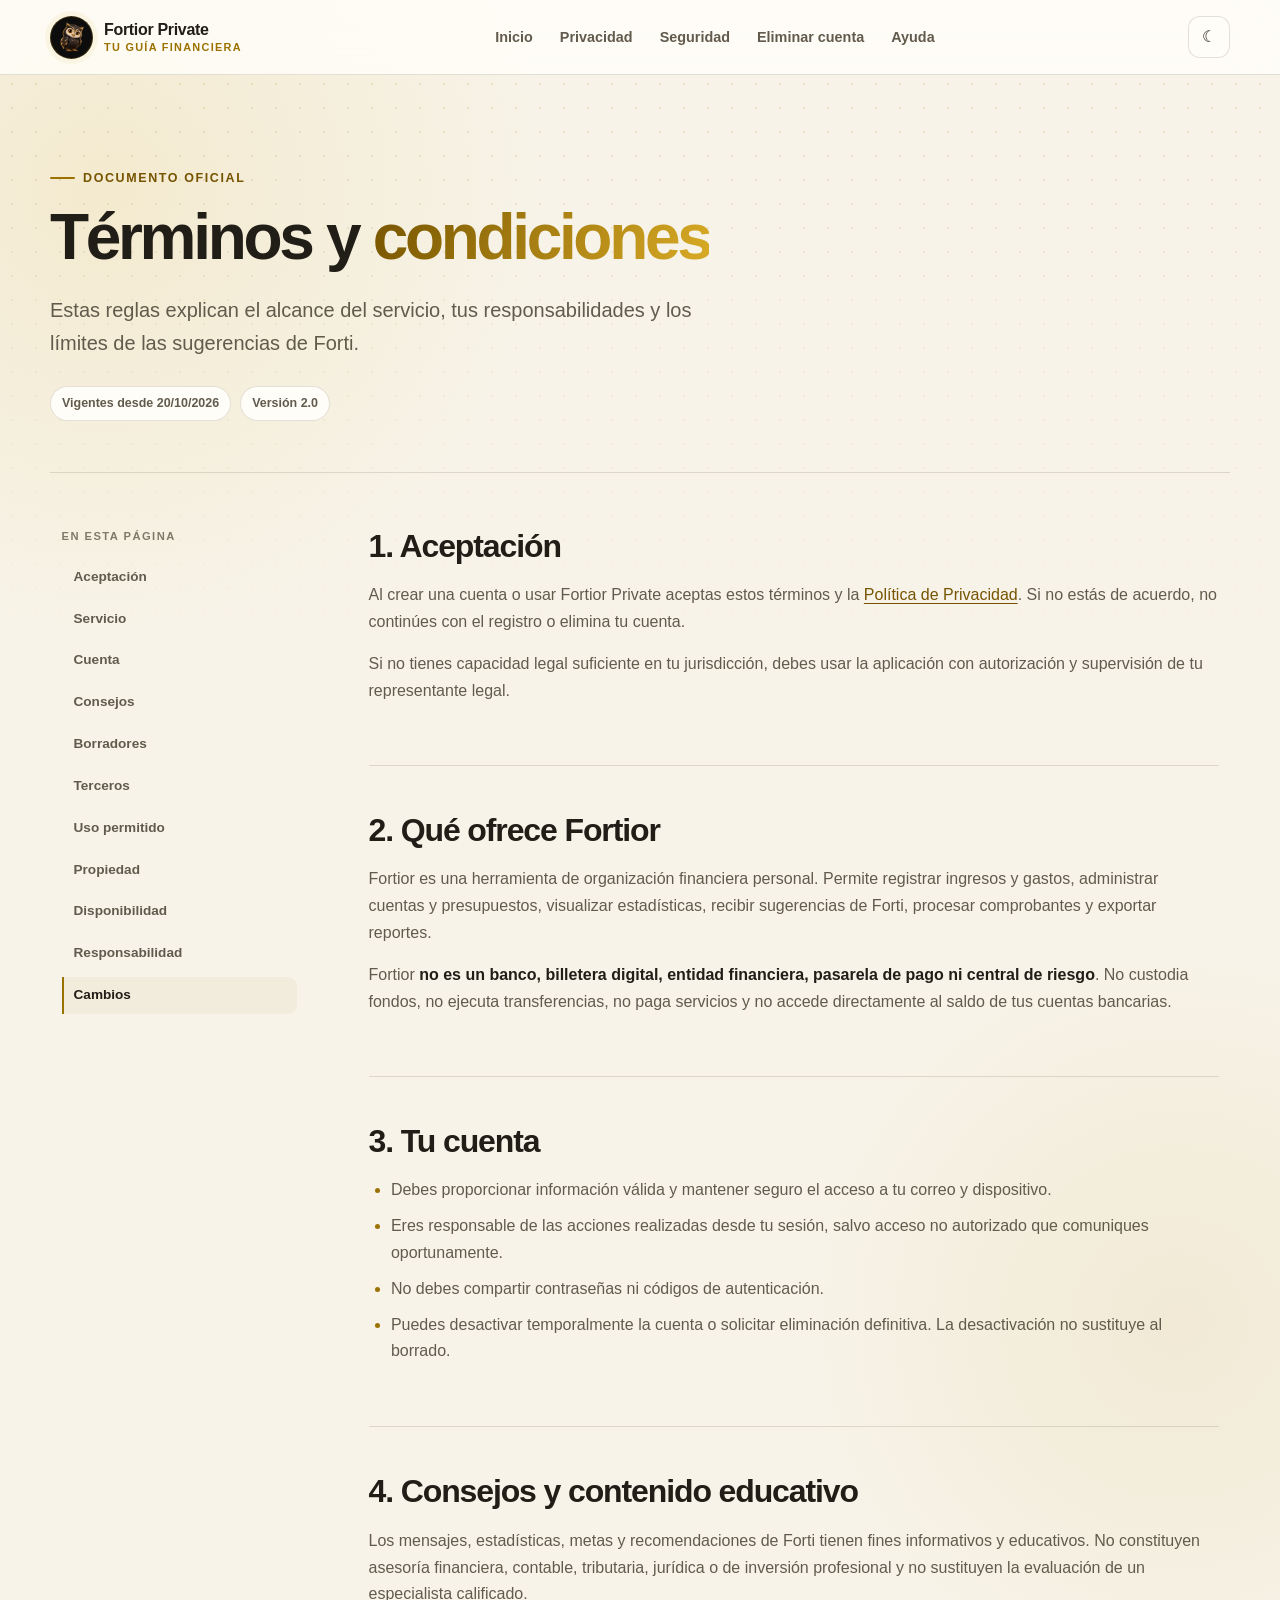
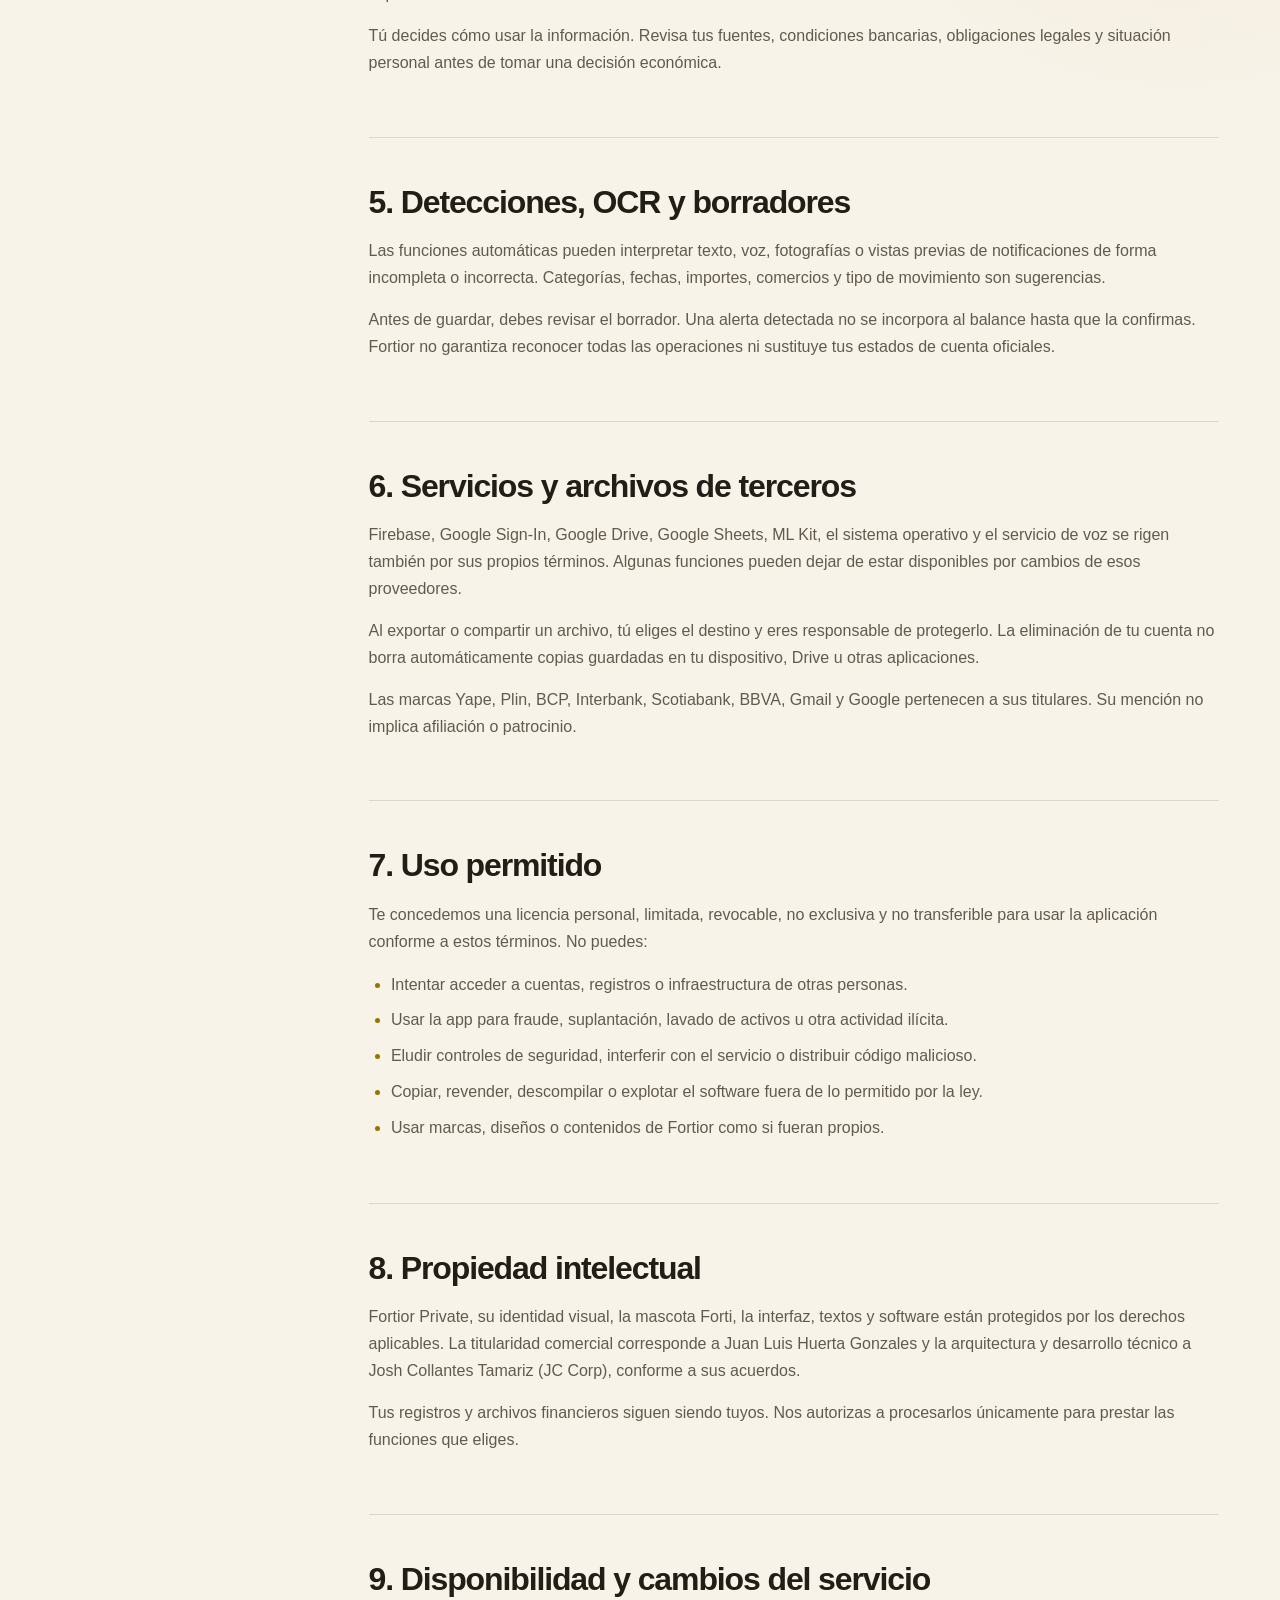
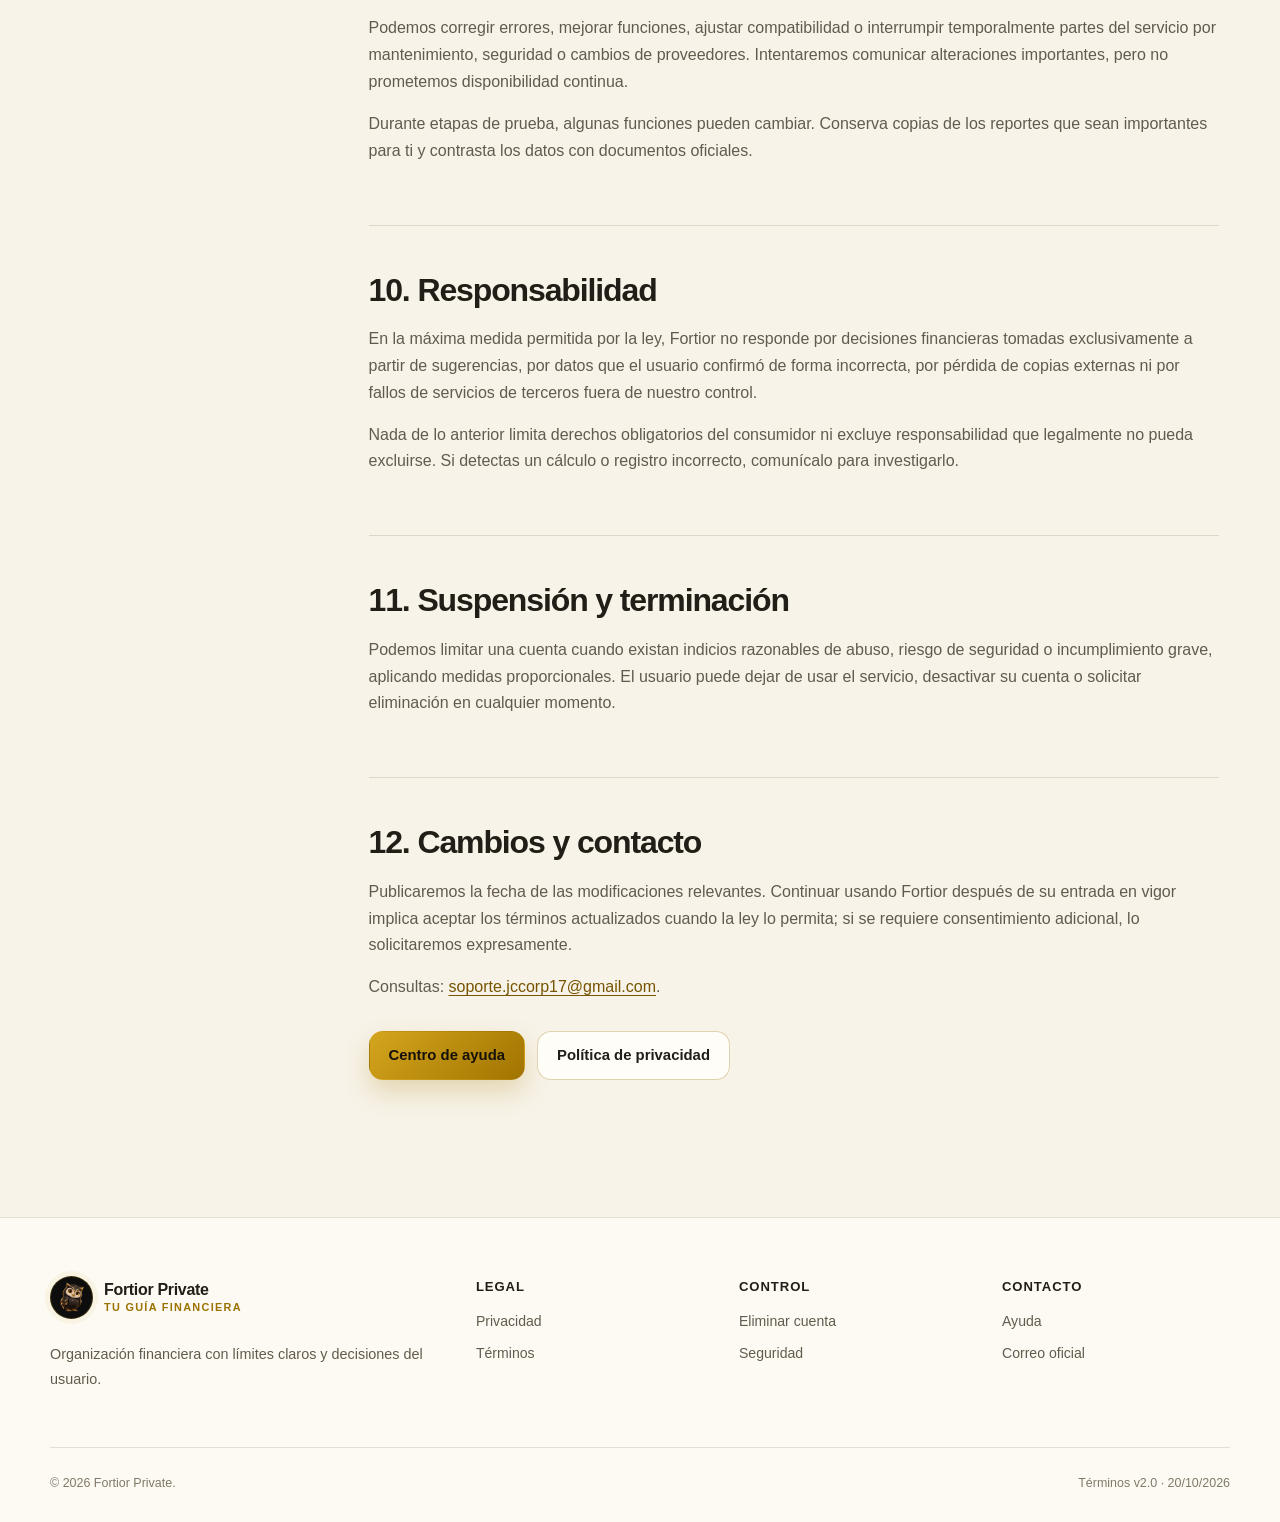
<file: terms.html>
<!DOCTYPE html>
<html lang="es">
<head>
  <meta charset="utf-8">
  <meta name="viewport" content="width=device-width, initial-scale=1">
  <meta name="theme-color" content="#0b0c0f" media="(prefers-color-scheme: dark)">
  <meta name="theme-color" content="#f7f3e8" media="(prefers-color-scheme: light)">
  <meta name="description" content="Términos y condiciones de uso de Fortior Private, aplicación de organización financiera personal.">
  <meta name="robots" content="index,follow">
  <link rel="canonical" href="https://josh11282020-dotcom.github.io/fortior-legal/terms.html">
  <link rel="icon" type="image/png" href="assets/favicon-square.png">
  <link rel="stylesheet" href="styles.css">
  <script>(function(){try{var t=localStorage.getItem('fortior-legal-theme');document.documentElement.dataset.theme=t||(matchMedia('(prefers-color-scheme: dark)').matches?'dark':'light')}catch(e){document.documentElement.dataset.theme='dark'}})();</script>
  <title>Términos y condiciones | Fortior Private</title>
</head>
<body>
  <a class="skip-link" href="#contenido">Saltar al contenido</a>
  <header class="site-header"><div class="nav-shell"><a class="brand" href="index.html"><img src="assets/favicon-square.png" alt="" width="43" height="43"><span class="brand-copy">Fortior Private<small>Tu guía financiera</small></span></a><nav class="nav-links" id="site-navigation" data-nav aria-label="Navegación principal"><a href="index.html">Inicio</a><a href="privacy.html">Privacidad</a><a href="security.html">Seguridad</a><a href="delete-account.html">Eliminar cuenta</a><a href="support.html">Ayuda</a></nav><div class="nav-actions"><button class="icon-button" type="button" data-theme-toggle aria-label="Cambiar tema"><span data-theme-icon aria-hidden="true">☾</span></button><button class="icon-button menu-button" type="button" data-menu-toggle aria-expanded="false" aria-controls="site-navigation" aria-label="Abrir menú"><svg aria-hidden="true" viewBox="0 0 24 24" fill="none" stroke="currentColor" stroke-width="2"><path d="M4 7h16M4 12h16M4 17h16"/></svg></button></div></div></header>
  <main id="contenido">
    <div class="page-shell">
      <header class="page-hero"><p class="eyebrow">Documento oficial</p><h1>Términos y <span class="accent-text">condiciones</span></h1><p class="page-lead">Estas reglas explican el alcance del servicio, tus responsabilidades y los límites de las sugerencias de Forti.</p><div class="meta-row"><span class="meta-chip">Vigentes desde 20/10/2026</span><span class="meta-chip">Versión 2.0</span></div></header>
      <div class="legal-layout">
        <nav class="toc" aria-label="Índice"><strong>En esta página</strong><a href="#aceptacion">Aceptación</a><a href="#servicio">Servicio</a><a href="#cuenta">Cuenta</a><a href="#consejos">Consejos</a><a href="#borradores">Borradores</a><a href="#terceros">Terceros</a><a href="#uso">Uso permitido</a><a href="#propiedad">Propiedad</a><a href="#disponibilidad">Disponibilidad</a><a href="#responsabilidad">Responsabilidad</a><a href="#cambios">Cambios</a></nav>
        <article class="legal-content">
          <section class="legal-section" id="aceptacion"><h2>1. Aceptación</h2><p>Al crear una cuenta o usar Fortior Private aceptas estos términos y la <a href="privacy.html">Política de Privacidad</a>. Si no estás de acuerdo, no continúes con el registro o elimina tu cuenta.</p><p>Si no tienes capacidad legal suficiente en tu jurisdicción, debes usar la aplicación con autorización y supervisión de tu representante legal.</p></section>
          <section class="legal-section" id="servicio"><h2>2. Qué ofrece Fortior</h2><p>Fortior es una herramienta de organización financiera personal. Permite registrar ingresos y gastos, administrar cuentas y presupuestos, visualizar estadísticas, recibir sugerencias de Forti, procesar comprobantes y exportar reportes.</p><p>Fortior <strong>no es un banco, billetera digital, entidad financiera, pasarela de pago ni central de riesgo</strong>. No custodia fondos, no ejecuta transferencias, no paga servicios y no accede directamente al saldo de tus cuentas bancarias.</p></section>
          <section class="legal-section" id="cuenta"><h2>3. Tu cuenta</h2><ul><li>Debes proporcionar información válida y mantener seguro el acceso a tu correo y dispositivo.</li><li>Eres responsable de las acciones realizadas desde tu sesión, salvo acceso no autorizado que comuniques oportunamente.</li><li>No debes compartir contraseñas ni códigos de autenticación.</li><li>Puedes desactivar temporalmente la cuenta o solicitar eliminación definitiva. La desactivación no sustituye al borrado.</li></ul></section>
          <section class="legal-section" id="consejos"><h2>4. Consejos y contenido educativo</h2><p>Los mensajes, estadísticas, metas y recomendaciones de Forti tienen fines informativos y educativos. No constituyen asesoría financiera, contable, tributaria, jurídica o de inversión profesional y no sustituyen la evaluación de un especialista calificado.</p><p>Tú decides cómo usar la información. Revisa tus fuentes, condiciones bancarias, obligaciones legales y situación personal antes de tomar una decisión económica.</p></section>
          <section class="legal-section" id="borradores"><h2>5. Detecciones, OCR y borradores</h2><p>Las funciones automáticas pueden interpretar texto, voz, fotografías o vistas previas de notificaciones de forma incompleta o incorrecta. Categorías, fechas, importes, comercios y tipo de movimiento son sugerencias.</p><p>Antes de guardar, debes revisar el borrador. Una alerta detectada no se incorpora al balance hasta que la confirmas. Fortior no garantiza reconocer todas las operaciones ni sustituye tus estados de cuenta oficiales.</p></section>
          <section class="legal-section" id="terceros"><h2>6. Servicios y archivos de terceros</h2><p>Firebase, Google Sign-In, Google Drive, Google Sheets, ML Kit, el sistema operativo y el servicio de voz se rigen también por sus propios términos. Algunas funciones pueden dejar de estar disponibles por cambios de esos proveedores.</p><p>Al exportar o compartir un archivo, tú eliges el destino y eres responsable de protegerlo. La eliminación de tu cuenta no borra automáticamente copias guardadas en tu dispositivo, Drive u otras aplicaciones.</p><p>Las marcas Yape, Plin, BCP, Interbank, Scotiabank, BBVA, Gmail y Google pertenecen a sus titulares. Su mención no implica afiliación o patrocinio.</p></section>
          <section class="legal-section" id="uso"><h2>7. Uso permitido</h2><p>Te concedemos una licencia personal, limitada, revocable, no exclusiva y no transferible para usar la aplicación conforme a estos términos. No puedes:</p><ul><li>Intentar acceder a cuentas, registros o infraestructura de otras personas.</li><li>Usar la app para fraude, suplantación, lavado de activos u otra actividad ilícita.</li><li>Eludir controles de seguridad, interferir con el servicio o distribuir código malicioso.</li><li>Copiar, revender, descompilar o explotar el software fuera de lo permitido por la ley.</li><li>Usar marcas, diseños o contenidos de Fortior como si fueran propios.</li></ul></section>
          <section class="legal-section" id="propiedad"><h2>8. Propiedad intelectual</h2><p>Fortior Private, su identidad visual, la mascota Forti, la interfaz, textos y software están protegidos por los derechos aplicables. La titularidad comercial corresponde a Juan Luis Huerta Gonzales y la arquitectura y desarrollo técnico a Josh Collantes Tamariz (JC Corp), conforme a sus acuerdos.</p><p>Tus registros y archivos financieros siguen siendo tuyos. Nos autorizas a procesarlos únicamente para prestar las funciones que eliges.</p></section>
          <section class="legal-section" id="disponibilidad"><h2>9. Disponibilidad y cambios del servicio</h2><p>Podemos corregir errores, mejorar funciones, ajustar compatibilidad o interrumpir temporalmente partes del servicio por mantenimiento, seguridad o cambios de proveedores. Intentaremos comunicar alteraciones importantes, pero no prometemos disponibilidad continua.</p><p>Durante etapas de prueba, algunas funciones pueden cambiar. Conserva copias de los reportes que sean importantes para ti y contrasta los datos con documentos oficiales.</p></section>
          <section class="legal-section" id="responsabilidad"><h2>10. Responsabilidad</h2><p>En la máxima medida permitida por la ley, Fortior no responde por decisiones financieras tomadas exclusivamente a partir de sugerencias, por datos que el usuario confirmó de forma incorrecta, por pérdida de copias externas ni por fallos de servicios de terceros fuera de nuestro control.</p><p>Nada de lo anterior limita derechos obligatorios del consumidor ni excluye responsabilidad que legalmente no pueda excluirse. Si detectas un cálculo o registro incorrecto, comunícalo para investigarlo.</p></section>
          <section class="legal-section" id="suspension"><h2>11. Suspensión y terminación</h2><p>Podemos limitar una cuenta cuando existan indicios razonables de abuso, riesgo de seguridad o incumplimiento grave, aplicando medidas proporcionales. El usuario puede dejar de usar el servicio, desactivar su cuenta o solicitar eliminación en cualquier momento.</p></section>
          <section class="legal-section" id="cambios"><h2>12. Cambios y contacto</h2><p>Publicaremos la fecha de las modificaciones relevantes. Continuar usando Fortior después de su entrada en vigor implica aceptar los términos actualizados cuando la ley lo permita; si se requiere consentimiento adicional, lo solicitaremos expresamente.</p><p>Consultas: <a href="mailto:soporte.jccorp17@gmail.com?subject=T%C3%A9rminos%20-%20Fortior%20Private">soporte.jccorp17@gmail.com</a>.</p><div class="button-row"><a class="button button-primary" href="support.html">Centro de ayuda</a><a class="button button-secondary" href="privacy.html">Política de privacidad</a></div></section>
        </article>
      </div>
    </div>
  </main>
  <footer class="site-footer"><div class="page-shell"><div class="footer-grid"><div class="footer-brand"><a class="brand" href="index.html"><img src="assets/favicon-square.png" alt="" width="43" height="43"><span class="brand-copy">Fortior Private<small>Tu guía financiera</small></span></a><p>Organización financiera con límites claros y decisiones del usuario.</p></div><div class="footer-column"><strong>Legal</strong><a href="privacy.html">Privacidad</a><a href="terms.html">Términos</a></div><div class="footer-column"><strong>Control</strong><a href="delete-account.html">Eliminar cuenta</a><a href="security.html">Seguridad</a></div><div class="footer-column"><strong>Contacto</strong><a href="support.html">Ayuda</a><a href="mailto:soporte.jccorp17@gmail.com">Correo oficial</a></div></div><div class="footer-bottom"><p>© <span data-current-year>2026</span> Fortior Private.</p><p>Términos v2.0 · 20/10/2026</p></div></div></footer>
  <script src="script.js" defer></script>
</body>
</html>
</file>
<file: styles.css>
:root {
  color-scheme: light;
  --bg: #f7f3e8;
  --bg-elevated: rgba(255, 253, 247, 0.88);
  --surface: #fffdf7;
  --surface-soft: #f2ecdc;
  --surface-strong: #eae0c5;
  --ink: #211d17;
  --ink-soft: #625b4d;
  --ink-faint: #817968;
  --line: rgba(65, 52, 24, 0.14);
  --line-strong: rgba(153, 113, 7, 0.3);
  --gold: #9b7100;
  --gold-strong: #765400;
  --gold-bright: #d9ab25;
  --gold-soft: #f6e7ae;
  --success: #207458;
  --danger: #a23d35;
  --shadow: 0 22px 55px rgba(72, 52, 9, 0.11);
  --shadow-soft: 0 10px 30px rgba(72, 52, 9, 0.07);
  --radius-xl: 30px;
  --radius-lg: 22px;
  --radius-md: 16px;
  --page: 1180px;
  --legal: 850px;
}

:root[data-theme="dark"] {
  color-scheme: dark;
  --bg: #0b0c0f;
  --bg-elevated: rgba(16, 17, 20, 0.88);
  --surface: #141519;
  --surface-soft: #1b1b1e;
  --surface-strong: #242218;
  --ink: #f4f0e6;
  --ink-soft: #c5beae;
  --ink-faint: #938c7d;
  --line: rgba(255, 255, 255, 0.1);
  --line-strong: rgba(221, 177, 53, 0.3);
  --gold: #e2bb46;
  --gold-strong: #f1cf69;
  --gold-bright: #f4ce5f;
  --gold-soft: #332b13;
  --success: #69c8a3;
  --danger: #ff8a80;
  --shadow: 0 24px 70px rgba(0, 0, 0, 0.36);
  --shadow-soft: 0 12px 34px rgba(0, 0, 0, 0.24);
}

* {
  box-sizing: border-box;
}

html {
  scroll-behavior: smooth;
  scroll-padding-top: 96px;
}

body {
  min-width: 300px;
  margin: 0;
  background:
    radial-gradient(circle at 8% 4%, rgba(221, 177, 53, 0.14), transparent 28rem),
    radial-gradient(circle at 92% 28%, rgba(184, 137, 19, 0.09), transparent 24rem),
    var(--bg);
  color: var(--ink);
  font-family: Inter, ui-sans-serif, -apple-system, BlinkMacSystemFont, "Segoe UI", sans-serif;
  font-size: 16px;
  line-height: 1.68;
  text-rendering: optimizeLegibility;
  -webkit-font-smoothing: antialiased;
}

body::before {
  position: fixed;
  inset: 0;
  z-index: -1;
  background-image: radial-gradient(rgba(154, 113, 0, 0.16) 0.75px, transparent 0.75px);
  background-size: 24px 24px;
  content: "";
  pointer-events: none;
  mask-image: linear-gradient(to bottom, black, transparent 78%);
}

a {
  color: var(--gold-strong);
  text-underline-offset: 0.18em;
}

a:hover {
  color: var(--gold);
}

img,
svg {
  display: block;
  max-width: 100%;
}

button,
input,
textarea,
select {
  font: inherit;
}

button,
a {
  -webkit-tap-highlight-color: transparent;
}

:focus-visible {
  outline: 3px solid var(--gold-bright);
  outline-offset: 3px;
}

.skip-link {
  position: fixed;
  top: 12px;
  left: 12px;
  z-index: 1000;
  padding: 10px 14px;
  transform: translateY(-150%);
  border-radius: 10px;
  background: var(--ink);
  color: var(--bg);
  font-weight: 800;
  text-decoration: none;
}

.skip-link:focus {
  transform: translateY(0);
}

.site-header {
  position: sticky;
  top: 0;
  z-index: 100;
  border-bottom: 1px solid var(--line);
  background: var(--bg-elevated);
  backdrop-filter: blur(18px);
  -webkit-backdrop-filter: blur(18px);
}

.nav-shell {
  display: flex;
  width: min(calc(100% - 36px), var(--page));
  min-height: 74px;
  align-items: center;
  justify-content: space-between;
  gap: 24px;
  margin-inline: auto;
}

.brand {
  display: inline-flex;
  align-items: center;
  gap: 11px;
  color: var(--ink);
  font-weight: 850;
  letter-spacing: -0.02em;
  text-decoration: none;
}

.brand img {
  width: 43px;
  height: 43px;
  padding: 4px;
  border: 1px solid var(--line-strong);
  border-radius: 50%;
  background: #0d0d0e;
  object-fit: contain;
  box-shadow: 0 0 0 5px rgba(207, 163, 37, 0.08);
}

.brand-copy {
  display: grid;
  line-height: 1.08;
}

.brand-copy small {
  margin-top: 4px;
  color: var(--gold);
  font-size: 0.68rem;
  font-weight: 750;
  letter-spacing: 0.12em;
  text-transform: uppercase;
}

.nav-links {
  display: flex;
  align-items: center;
  gap: 5px;
}

.nav-links a {
  padding: 9px 11px;
  border-radius: 11px;
  color: var(--ink-soft);
  font-size: 0.9rem;
  font-weight: 700;
  text-decoration: none;
}

.nav-links a:hover,
.nav-links a[aria-current="page"] {
  background: var(--surface-soft);
  color: var(--ink);
}

.nav-actions {
  display: flex;
  align-items: center;
  gap: 8px;
}

.icon-button {
  display: inline-grid;
  width: 42px;
  height: 42px;
  place-items: center;
  border: 1px solid var(--line);
  border-radius: 12px;
  background: var(--surface);
  color: var(--ink);
  cursor: pointer;
}

.icon-button:hover {
  border-color: var(--line-strong);
  background: var(--surface-soft);
}

.icon-button svg {
  width: 20px;
  height: 20px;
}

.menu-button {
  display: none;
}

.page-shell {
  width: min(calc(100% - 36px), var(--page));
  margin-inline: auto;
}

.hero {
  display: grid;
  min-height: 650px;
  grid-template-columns: minmax(0, 1.08fr) minmax(320px, 0.72fr);
  align-items: center;
  gap: clamp(28px, 7vw, 92px);
  padding: clamp(74px, 10vw, 126px) 0 72px;
}

.eyebrow {
  display: inline-flex;
  align-items: center;
  gap: 8px;
  margin: 0 0 18px;
  color: var(--gold-strong);
  font-size: 0.78rem;
  font-weight: 850;
  letter-spacing: 0.13em;
  text-transform: uppercase;
}

.eyebrow::before {
  width: 25px;
  height: 2px;
  border-radius: 99px;
  background: var(--gold);
  content: "";
}

.hero h1,
.page-hero h1 {
  max-width: 900px;
  margin: 0;
  font-size: clamp(2.7rem, 7vw, 5.8rem);
  font-weight: 880;
  letter-spacing: -0.068em;
  line-height: 0.99;
}

.page-hero h1 {
  font-size: clamp(2.25rem, 5vw, 4.4rem);
  letter-spacing: -0.052em;
}

.accent-text {
  background: linear-gradient(115deg, var(--gold-strong), var(--gold-bright));
  background-clip: text;
  -webkit-background-clip: text;
  color: transparent;
}

.hero-lead,
.page-lead {
  max-width: 680px;
  margin: 24px 0 0;
  color: var(--ink-soft);
  font-size: clamp(1.05rem, 2vw, 1.25rem);
}

.button-row {
  display: flex;
  flex-wrap: wrap;
  gap: 12px;
  margin-top: 30px;
}

.button {
  display: inline-flex;
  min-height: 48px;
  align-items: center;
  justify-content: center;
  gap: 9px;
  padding: 11px 19px;
  border: 1px solid transparent;
  border-radius: 14px;
  font-size: 0.93rem;
  font-weight: 800;
  text-align: center;
  text-decoration: none;
  transition: transform 160ms ease, box-shadow 160ms ease, background-color 160ms ease;
}

.button:hover {
  transform: translateY(-2px);
}

.button-primary {
  background: linear-gradient(135deg, #d4a51d, #a17400);
  color: #151109;
  box-shadow: 0 12px 26px rgba(168, 121, 0, 0.24);
}

.button-primary:hover {
  color: #080704;
  box-shadow: 0 16px 31px rgba(168, 121, 0, 0.3);
}

.button-secondary {
  border-color: var(--line-strong);
  background: var(--surface);
  color: var(--ink);
}

.button-danger {
  border-color: color-mix(in srgb, var(--danger) 34%, transparent);
  background: color-mix(in srgb, var(--danger) 9%, var(--surface));
  color: var(--danger);
}

.button svg {
  width: 18px;
  height: 18px;
}

.hero-art {
  position: relative;
  display: grid;
  min-height: 455px;
  place-items: center;
}

.hero-orbit {
  position: absolute;
  width: min(100%, 430px);
  aspect-ratio: 1;
  border: 1px solid var(--line-strong);
  border-radius: 50%;
  background:
    radial-gradient(circle, rgba(227, 185, 62, 0.19), rgba(227, 185, 62, 0.03) 49%, transparent 68%);
  box-shadow: inset 0 0 70px rgba(213, 166, 31, 0.06);
}

.hero-orbit::before,
.hero-orbit::after {
  position: absolute;
  border: 1px dashed var(--line-strong);
  border-radius: 50%;
  content: "";
}

.hero-orbit::before {
  inset: 32px;
}

.hero-orbit::after {
  inset: 78px;
}

.mascot-stack {
  position: relative;
  z-index: 2;
  width: min(86%, 390px);
  filter: drop-shadow(0 28px 35px rgba(0, 0, 0, 0.22));
  animation: float 5.4s ease-in-out infinite;
}

.mascot-stack img {
  width: 100%;
  height: auto;
}

.mascot-stack .mascot-blink {
  position: absolute;
  inset: 0;
  opacity: 0;
  animation: blink 6.8s steps(1, end) infinite;
}

.trust-strip {
  display: grid;
  grid-template-columns: repeat(3, 1fr);
  gap: 1px;
  overflow: hidden;
  margin: 0 0 82px;
  border: 1px solid var(--line);
  border-radius: var(--radius-lg);
  background: var(--line);
  box-shadow: var(--shadow-soft);
}

.trust-item {
  min-height: 135px;
  padding: 25px;
  background: var(--surface);
}

.trust-icon,
.card-icon {
  display: grid;
  width: 42px;
  height: 42px;
  place-items: center;
  margin-bottom: 15px;
  border: 1px solid var(--line-strong);
  border-radius: 13px;
  background: var(--gold-soft);
  color: var(--gold-strong);
}

.trust-icon svg,
.card-icon svg {
  width: 21px;
  height: 21px;
}

.trust-item strong {
  display: block;
  margin-bottom: 4px;
  color: var(--ink);
}

.trust-item span {
  color: var(--ink-soft);
  font-size: 0.9rem;
}

.section {
  padding: 18px 0 88px;
}

.section-heading {
  display: flex;
  align-items: end;
  justify-content: space-between;
  gap: 32px;
  margin-bottom: 31px;
}

.section-heading h2 {
  max-width: 650px;
  margin: 0;
  font-size: clamp(1.9rem, 4vw, 3.2rem);
  letter-spacing: -0.045em;
  line-height: 1.08;
}

.section-heading p {
  max-width: 430px;
  margin: 0;
  color: var(--ink-soft);
}

.card-grid {
  display: grid;
  grid-template-columns: repeat(3, minmax(0, 1fr));
  gap: 18px;
}

.card {
  position: relative;
  overflow: hidden;
  padding: 27px;
  border: 1px solid var(--line);
  border-radius: var(--radius-lg);
  background: var(--surface);
  box-shadow: var(--shadow-soft);
}

.card::after {
  position: absolute;
  right: -65px;
  bottom: -75px;
  width: 165px;
  height: 165px;
  border-radius: 50%;
  background: rgba(212, 165, 29, 0.08);
  content: "";
  pointer-events: none;
}

.card h3 {
  margin: 0 0 9px;
  font-size: 1.12rem;
  letter-spacing: -0.02em;
}

.card p {
  margin: 0;
  color: var(--ink-soft);
  font-size: 0.94rem;
}

.card a.card-link {
  display: inline-flex;
  align-items: center;
  gap: 6px;
  margin-top: 18px;
  color: var(--gold-strong);
  font-size: 0.88rem;
  font-weight: 800;
  text-decoration: none;
}

.split-panel {
  display: grid;
  grid-template-columns: 1fr 1fr;
  overflow: hidden;
  border: 1px solid var(--line);
  border-radius: var(--radius-xl);
  background: var(--surface);
  box-shadow: var(--shadow);
}

.split-copy {
  padding: clamp(31px, 6vw, 66px);
}

.split-copy h2 {
  margin: 0 0 18px;
  font-size: clamp(1.75rem, 3vw, 2.55rem);
  letter-spacing: -0.04em;
  line-height: 1.12;
}

.split-copy p {
  color: var(--ink-soft);
}

.split-copy-contrast {
  background: #121316;
  color: #f8f4ea;
}

.split-copy-contrast p,
.split-copy-contrast li {
  color: #c8c0b0;
}

.check-list,
.plain-list {
  display: grid;
  gap: 12px;
  padding: 0;
  margin: 23px 0 0;
  list-style: none;
}

.check-list li {
  position: relative;
  padding-left: 29px;
}

.check-list li::before {
  position: absolute;
  top: 0.06em;
  left: 0;
  color: var(--gold-bright);
  content: "✓";
  font-weight: 900;
}

.notice {
  display: grid;
  grid-template-columns: auto 1fr;
  gap: 15px;
  padding: 19px 21px;
  border: 1px solid var(--line-strong);
  border-radius: var(--radius-md);
  background: color-mix(in srgb, var(--gold-soft) 48%, var(--surface));
}

.notice-danger {
  border-color: color-mix(in srgb, var(--danger) 35%, transparent);
  background: color-mix(in srgb, var(--danger) 7%, var(--surface));
}

.notice-icon {
  color: var(--gold-strong);
  font-size: 1.22rem;
  line-height: 1.4;
}

.notice strong {
  display: block;
  margin-bottom: 3px;
}

.notice p {
  margin: 0;
  color: var(--ink-soft);
  font-size: 0.93rem;
}

.page-hero {
  padding: 86px 0 51px;
  border-bottom: 1px solid var(--line);
}

.meta-row {
  display: flex;
  flex-wrap: wrap;
  gap: 9px;
  margin-top: 25px;
}

.meta-chip {
  display: inline-flex;
  min-height: 34px;
  align-items: center;
  gap: 7px;
  padding: 6px 11px;
  border: 1px solid var(--line);
  border-radius: 999px;
  background: var(--surface);
  color: var(--ink-soft);
  font-size: 0.78rem;
  font-weight: 700;
}

.legal-layout {
  display: grid;
  grid-template-columns: 235px minmax(0, var(--legal));
  align-items: start;
  justify-content: center;
  gap: clamp(28px, 6vw, 72px);
  padding: 54px 0 92px;
}

.toc {
  position: sticky;
  top: 104px;
  display: grid;
  gap: 5px;
}

.toc strong {
  margin-bottom: 8px;
  color: var(--ink-faint);
  font-size: 0.7rem;
  letter-spacing: 0.13em;
  text-transform: uppercase;
}

.toc a {
  padding: 7px 10px;
  border-left: 2px solid transparent;
  border-radius: 0 9px 9px 0;
  color: var(--ink-soft);
  font-size: 0.85rem;
  font-weight: 650;
  text-decoration: none;
}

.toc a:hover,
.toc a.is-active {
  border-color: var(--gold);
  background: var(--surface-soft);
  color: var(--ink);
}

.legal-content {
  min-width: 0;
}

.legal-section {
  padding: 0 0 45px;
  margin-bottom: 45px;
  border-bottom: 1px solid var(--line);
}

.legal-section:last-child {
  margin-bottom: 0;
  border-bottom: 0;
}

.legal-section h2 {
  margin: 0 0 17px;
  font-size: clamp(1.45rem, 3vw, 2rem);
  letter-spacing: -0.035em;
  line-height: 1.2;
}

.legal-section h3 {
  margin: 27px 0 10px;
  font-size: 1.08rem;
}

.legal-section p,
.legal-section li {
  color: var(--ink-soft);
}

.legal-section p {
  margin: 0 0 15px;
}

.legal-section ul,
.legal-section ol {
  display: grid;
  gap: 9px;
  padding-left: 1.4rem;
}

.legal-section li::marker {
  color: var(--gold);
  font-weight: 800;
}

.legal-section strong {
  color: var(--ink);
}

.data-table-wrap {
  overflow-x: auto;
  margin: 22px 0;
  border: 1px solid var(--line);
  border-radius: var(--radius-md);
  background: var(--surface);
}

.data-table {
  width: 100%;
  min-width: 690px;
  border-collapse: collapse;
  font-size: 0.87rem;
}

.data-table th,
.data-table td {
  padding: 14px 16px;
  border-bottom: 1px solid var(--line);
  text-align: left;
  vertical-align: top;
}

.data-table th {
  background: var(--surface-soft);
  color: var(--ink);
  font-size: 0.74rem;
  letter-spacing: 0.06em;
  text-transform: uppercase;
}

.data-table td {
  color: var(--ink-soft);
}

.data-table tr:last-child td {
  border-bottom: 0;
}

.step-list {
  display: grid;
  gap: 13px;
  padding: 0;
  margin: 25px 0;
  counter-reset: steps;
  list-style: none;
}

.step-list li {
  display: grid;
  grid-template-columns: 38px 1fr;
  align-items: start;
  gap: 13px;
  padding: 17px;
  border: 1px solid var(--line);
  border-radius: var(--radius-md);
  background: var(--surface);
  counter-increment: steps;
}

.step-list li::before {
  display: grid;
  width: 38px;
  height: 38px;
  place-items: center;
  border-radius: 12px;
  background: var(--gold-soft);
  color: var(--gold-strong);
  content: counter(steps);
  font-weight: 900;
}

.deletion-cta {
  padding: clamp(25px, 5vw, 40px);
  margin: 28px 0;
  border: 1px solid color-mix(in srgb, var(--danger) 35%, transparent);
  border-radius: var(--radius-lg);
  background:
    linear-gradient(135deg, color-mix(in srgb, var(--danger) 7%, var(--surface)), var(--surface));
  box-shadow: var(--shadow-soft);
}

.deletion-cta h2,
.deletion-cta h3 {
  margin-top: 0;
}

.faq-list {
  display: grid;
  gap: 12px;
}

.faq-list details {
  overflow: hidden;
  border: 1px solid var(--line);
  border-radius: var(--radius-md);
  background: var(--surface);
}

.faq-list summary {
  position: relative;
  padding: 18px 52px 18px 20px;
  color: var(--ink);
  cursor: pointer;
  font-weight: 800;
  list-style: none;
}

.faq-list summary::-webkit-details-marker {
  display: none;
}

.faq-list summary::after {
  position: absolute;
  top: 50%;
  right: 20px;
  color: var(--gold);
  content: "+";
  font-size: 1.35rem;
  transform: translateY(-50%);
}

.faq-list details[open] summary::after {
  content: "−";
}

.faq-answer {
  padding: 0 20px 19px;
  color: var(--ink-soft);
}

.faq-answer p {
  margin: 0;
}

.support-grid {
  display: grid;
  grid-template-columns: 1fr 1fr;
  gap: 18px;
  margin-bottom: 45px;
}

.support-card {
  padding: 27px;
  border: 1px solid var(--line);
  border-radius: var(--radius-lg);
  background: var(--surface);
  box-shadow: var(--shadow-soft);
}

.support-card h2,
.support-card h3 {
  margin: 0 0 10px;
  letter-spacing: -0.025em;
}

.support-card p {
  color: var(--ink-soft);
}

.site-footer {
  padding: 58px 0 28px;
  border-top: 1px solid var(--line);
  background: color-mix(in srgb, var(--surface) 74%, transparent);
}

.footer-grid {
  display: grid;
  grid-template-columns: 1.2fr repeat(3, 0.7fr);
  gap: 35px;
}

.footer-brand p {
  max-width: 390px;
  color: var(--ink-soft);
  font-size: 0.9rem;
}

.footer-column strong {
  display: block;
  margin-bottom: 12px;
  color: var(--ink);
  font-size: 0.82rem;
  letter-spacing: 0.07em;
  text-transform: uppercase;
}

.footer-column a {
  display: block;
  width: fit-content;
  margin: 8px 0;
  color: var(--ink-soft);
  font-size: 0.88rem;
  text-decoration: none;
}

.footer-column a:hover {
  color: var(--gold-strong);
}

.footer-bottom {
  display: flex;
  justify-content: space-between;
  gap: 20px;
  padding-top: 25px;
  margin-top: 42px;
  border-top: 1px solid var(--line);
  color: var(--ink-faint);
  font-size: 0.78rem;
}

.footer-bottom p {
  margin: 0;
}

.status-dot {
  display: inline-block;
  width: 8px;
  height: 8px;
  margin-right: 7px;
  border-radius: 50%;
  background: var(--success);
  box-shadow: 0 0 0 4px color-mix(in srgb, var(--success) 15%, transparent);
}

.sr-only {
  position: absolute;
  width: 1px;
  height: 1px;
  padding: 0;
  overflow: hidden;
  clip: rect(0, 0, 0, 0);
  white-space: nowrap;
  border: 0;
}

@keyframes float {
  0%, 100% { transform: translateY(0) rotate(-0.8deg); }
  50% { transform: translateY(-13px) rotate(0.8deg); }
}

@keyframes blink {
  0%, 42%, 44%, 92%, 94%, 100% { opacity: 0; }
  43%, 93% { opacity: 1; }
}

@media (max-width: 980px) {
  .nav-links {
    position: fixed;
    top: 74px;
    right: 18px;
    left: 18px;
    display: none;
    align-items: stretch;
    padding: 12px;
    border: 1px solid var(--line);
    border-radius: 17px;
    background: var(--surface);
    box-shadow: var(--shadow);
  }

  .nav-links.is-open {
    display: grid;
  }

  .nav-links a {
    padding: 12px 13px;
  }

  .menu-button {
    display: inline-grid;
  }

  .hero {
    min-height: auto;
    grid-template-columns: 1fr;
    padding-top: 76px;
    text-align: center;
  }

  .hero-copy {
    display: grid;
    justify-items: center;
  }

  .hero-art {
    min-height: 390px;
  }

  .legal-layout {
    grid-template-columns: 1fr;
  }

  .toc {
    position: static;
    display: flex;
    overflow-x: auto;
    padding: 7px;
    border: 1px solid var(--line);
    border-radius: 13px;
    background: var(--surface);
    scrollbar-width: thin;
  }

  .toc strong {
    display: none;
  }

  .toc a {
    flex: 0 0 auto;
    border-left: 0;
    border-bottom: 2px solid transparent;
    border-radius: 8px;
  }

  .toc a:hover,
  .toc a.is-active {
    border-color: var(--gold);
  }

  .footer-grid {
    grid-template-columns: 1.4fr 1fr 1fr;
  }

  .footer-brand {
    grid-column: 1 / -1;
  }
}

@media (max-width: 760px) {
  .brand-copy small {
    display: none;
  }

  .hero h1 {
    font-size: clamp(2.55rem, 14vw, 4.4rem);
  }

  .hero-lead,
  .page-lead {
    font-size: 1rem;
  }

  .trust-strip,
  .card-grid,
  .split-panel,
  .support-grid {
    grid-template-columns: 1fr;
  }

  .section-heading {
    display: block;
  }

  .section-heading p {
    margin-top: 14px;
  }

  .page-hero {
    padding-top: 62px;
  }

  .footer-grid {
    grid-template-columns: 1fr 1fr;
  }

  .footer-brand {
    grid-column: 1 / -1;
  }

  .footer-bottom {
    display: grid;
  }
}

@media (max-width: 480px) {
  .nav-shell,
  .page-shell {
    width: min(calc(100% - 24px), var(--page));
  }

  .brand img {
    width: 39px;
    height: 39px;
  }

  .button-row .button {
    width: 100%;
  }

  .hero-art {
    min-height: 315px;
  }

  .trust-item,
  .card,
  .support-card {
    padding: 22px;
  }

  .footer-grid {
    grid-template-columns: 1fr;
  }
}

@media (prefers-reduced-motion: reduce) {
  *,
  *::before,
  *::after {
    scroll-behavior: auto !important;
    animation-duration: 0.01ms !important;
    animation-iteration-count: 1 !important;
    transition-duration: 0.01ms !important;
  }
}

@media print {
  .site-header,
  .site-footer,
  .toc,
  .button-row,
  .skip-link {
    display: none !important;
  }

  body {
    background: white;
    color: black;
    font-size: 11pt;
  }

  body::before {
    display: none;
  }

  .page-hero,
  .legal-layout {
    width: 100%;
    padding: 20px 0;
  }

  .legal-layout {
    display: block;
  }

  .legal-section {
    break-inside: avoid;
  }
}
</file>
